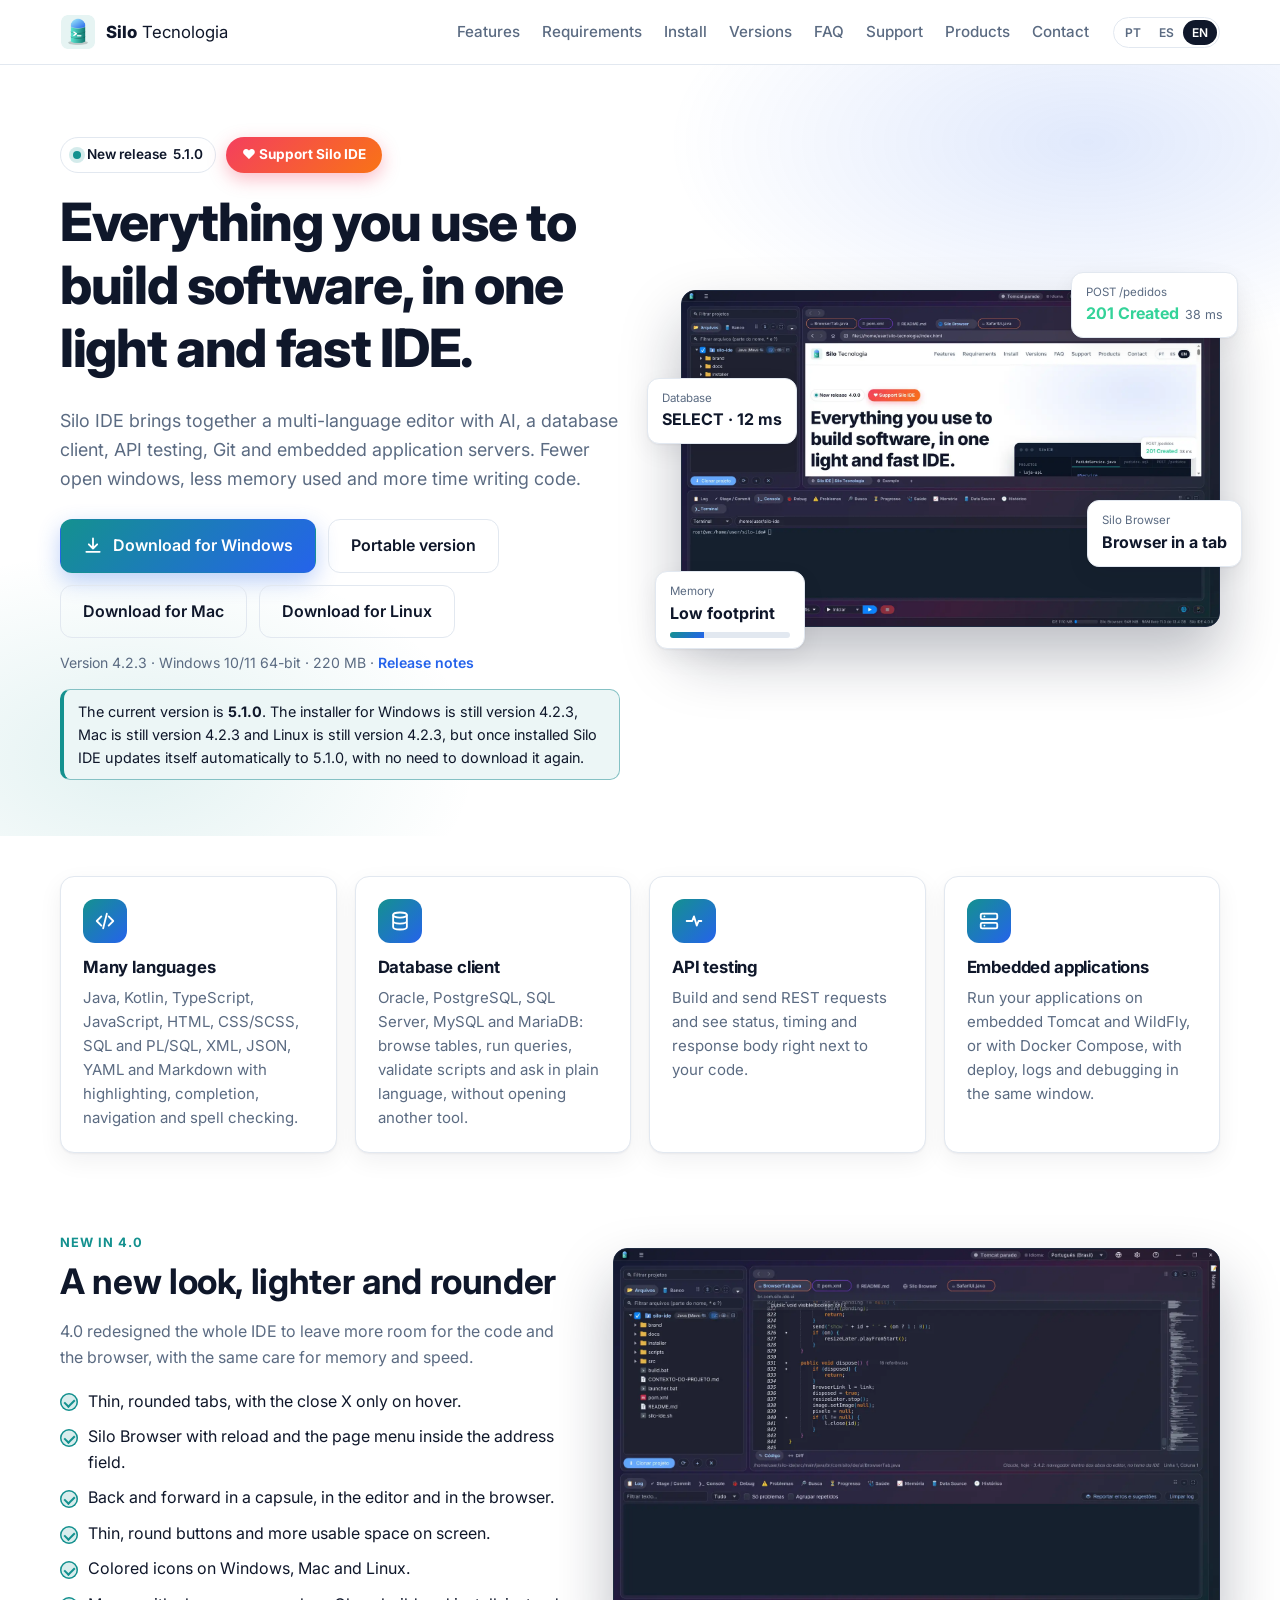
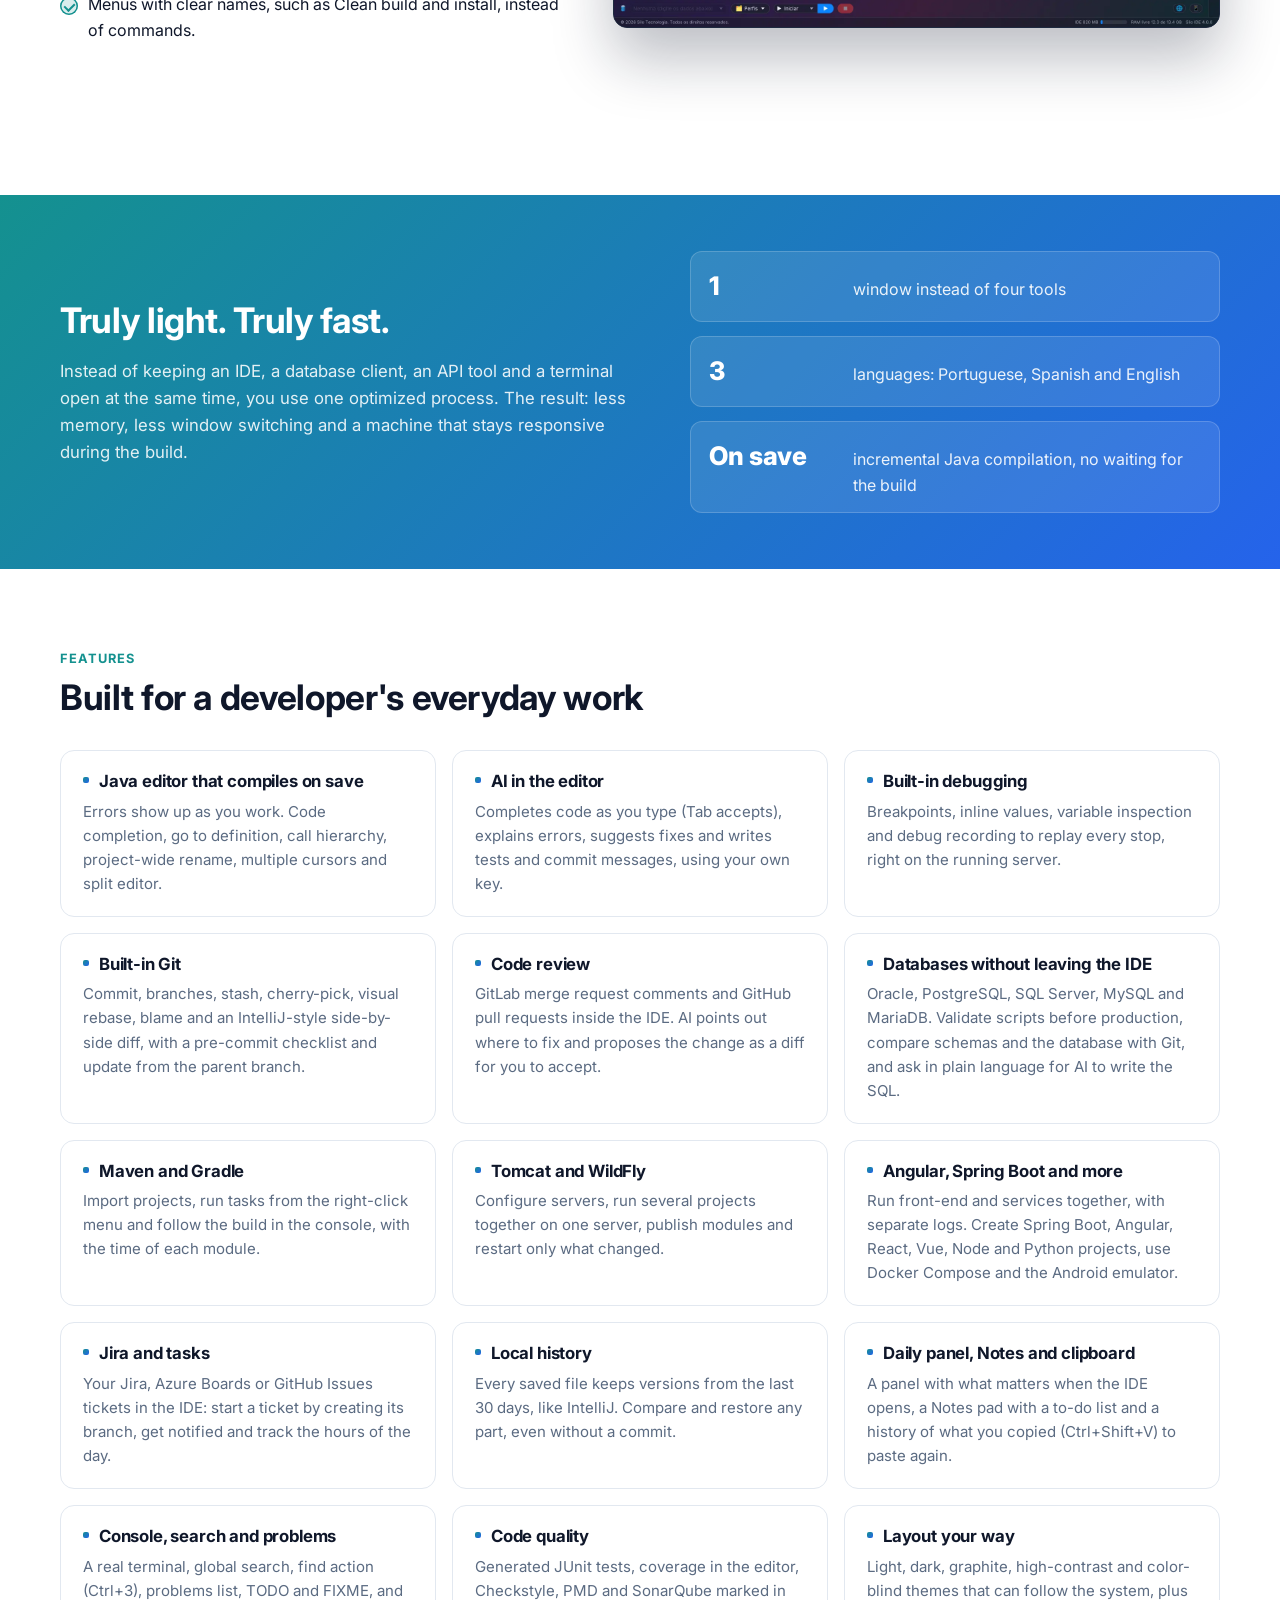
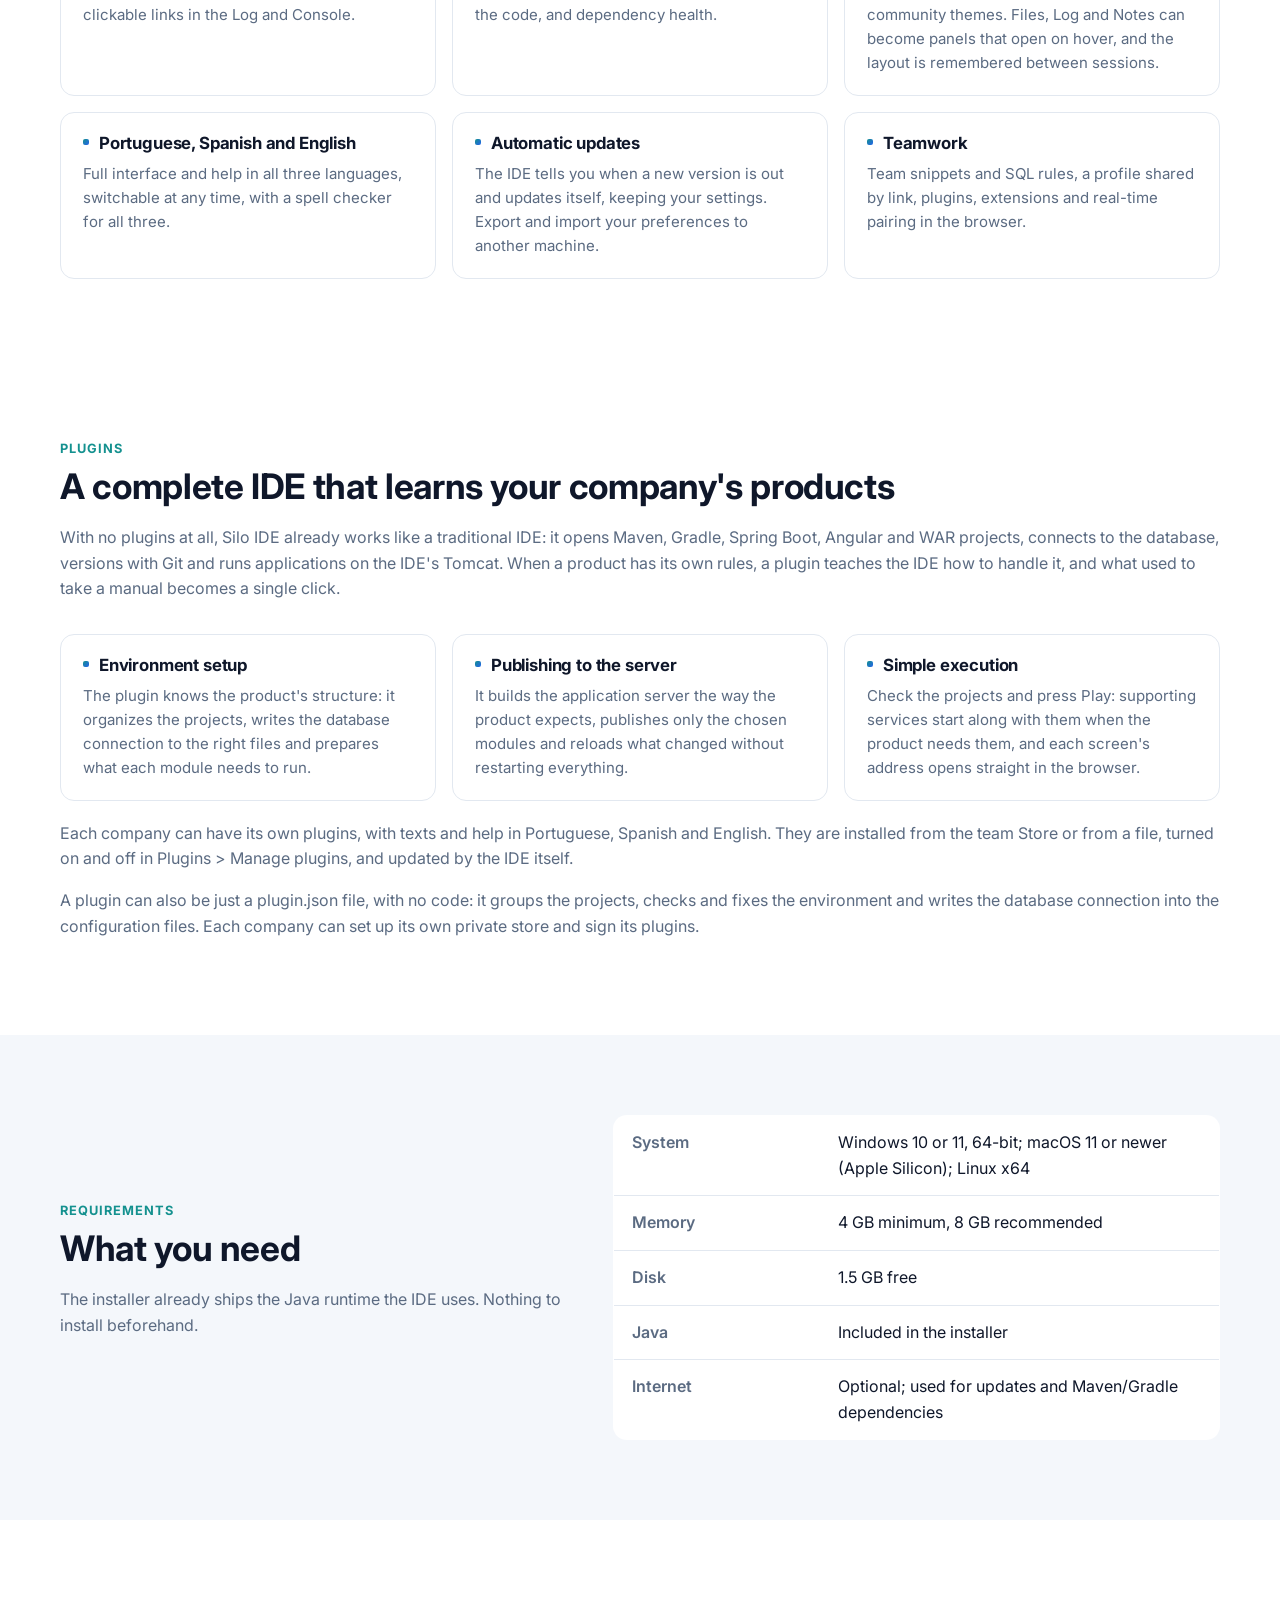
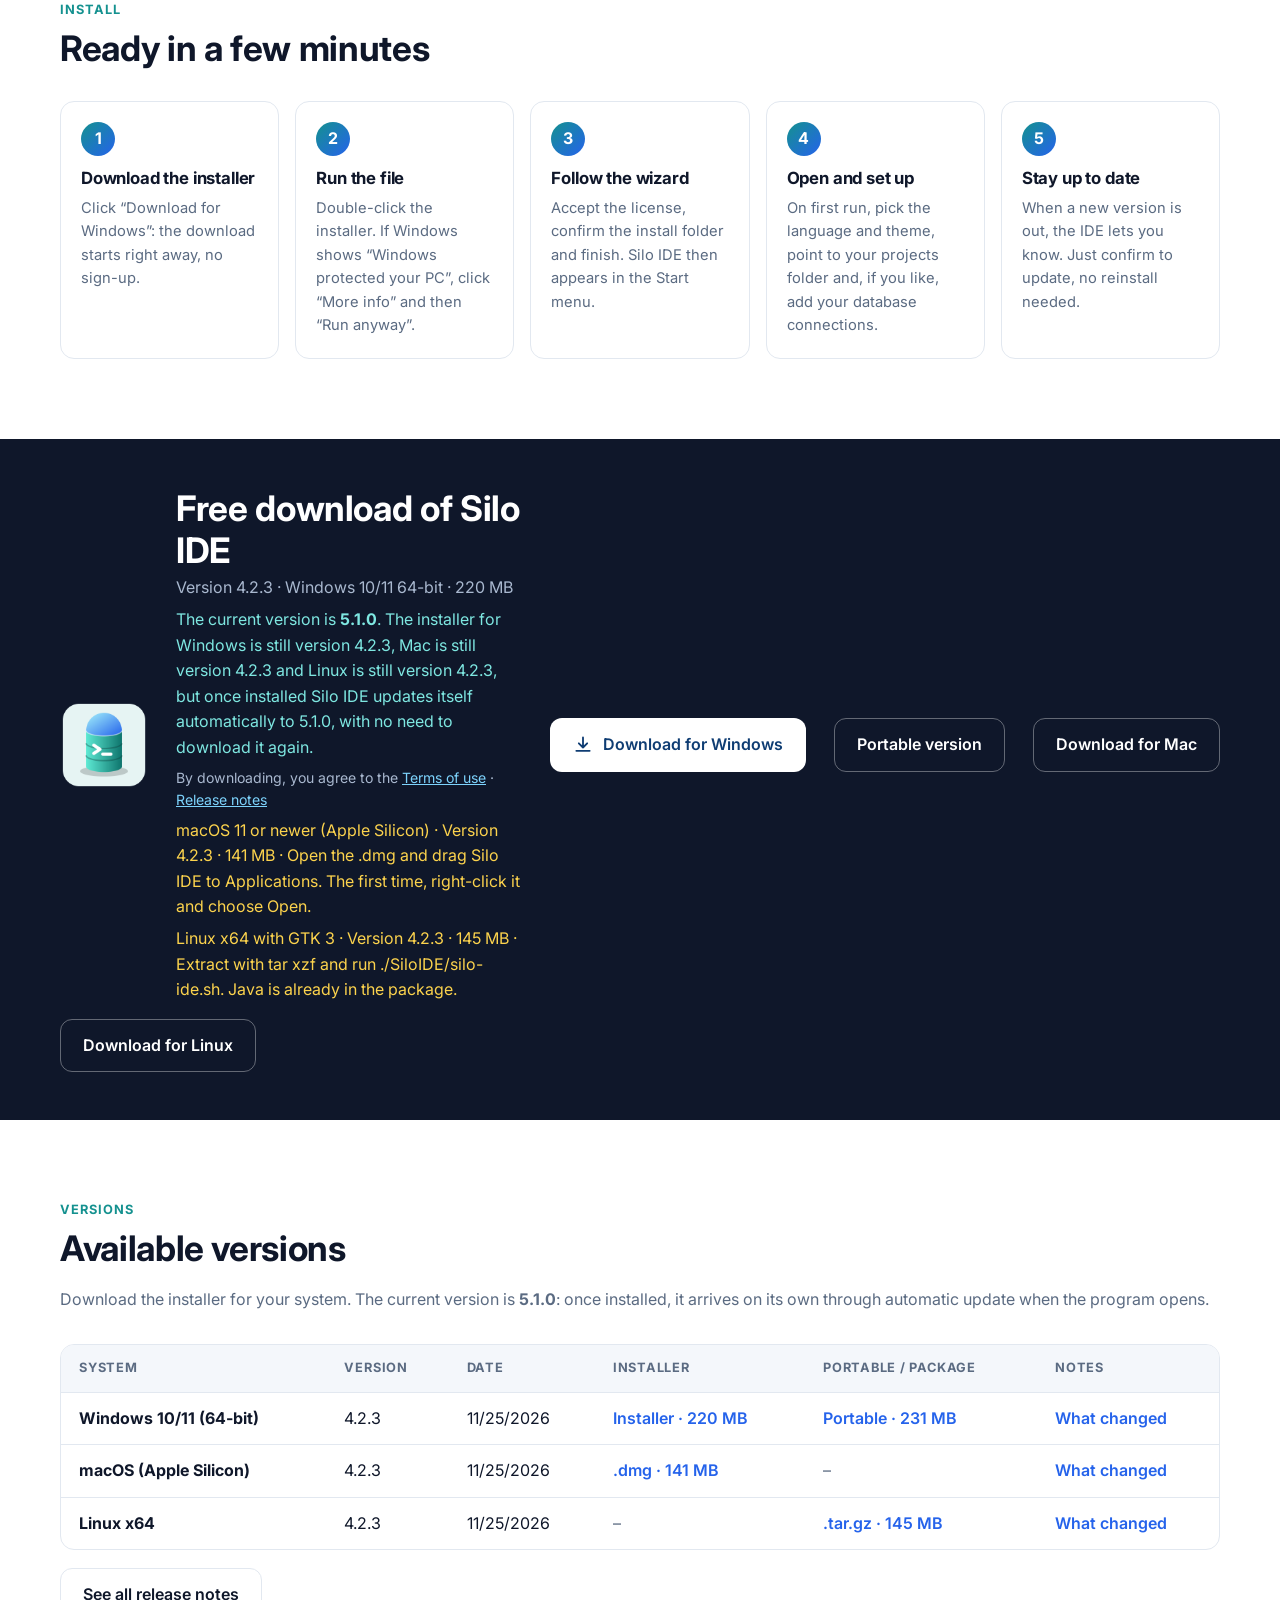
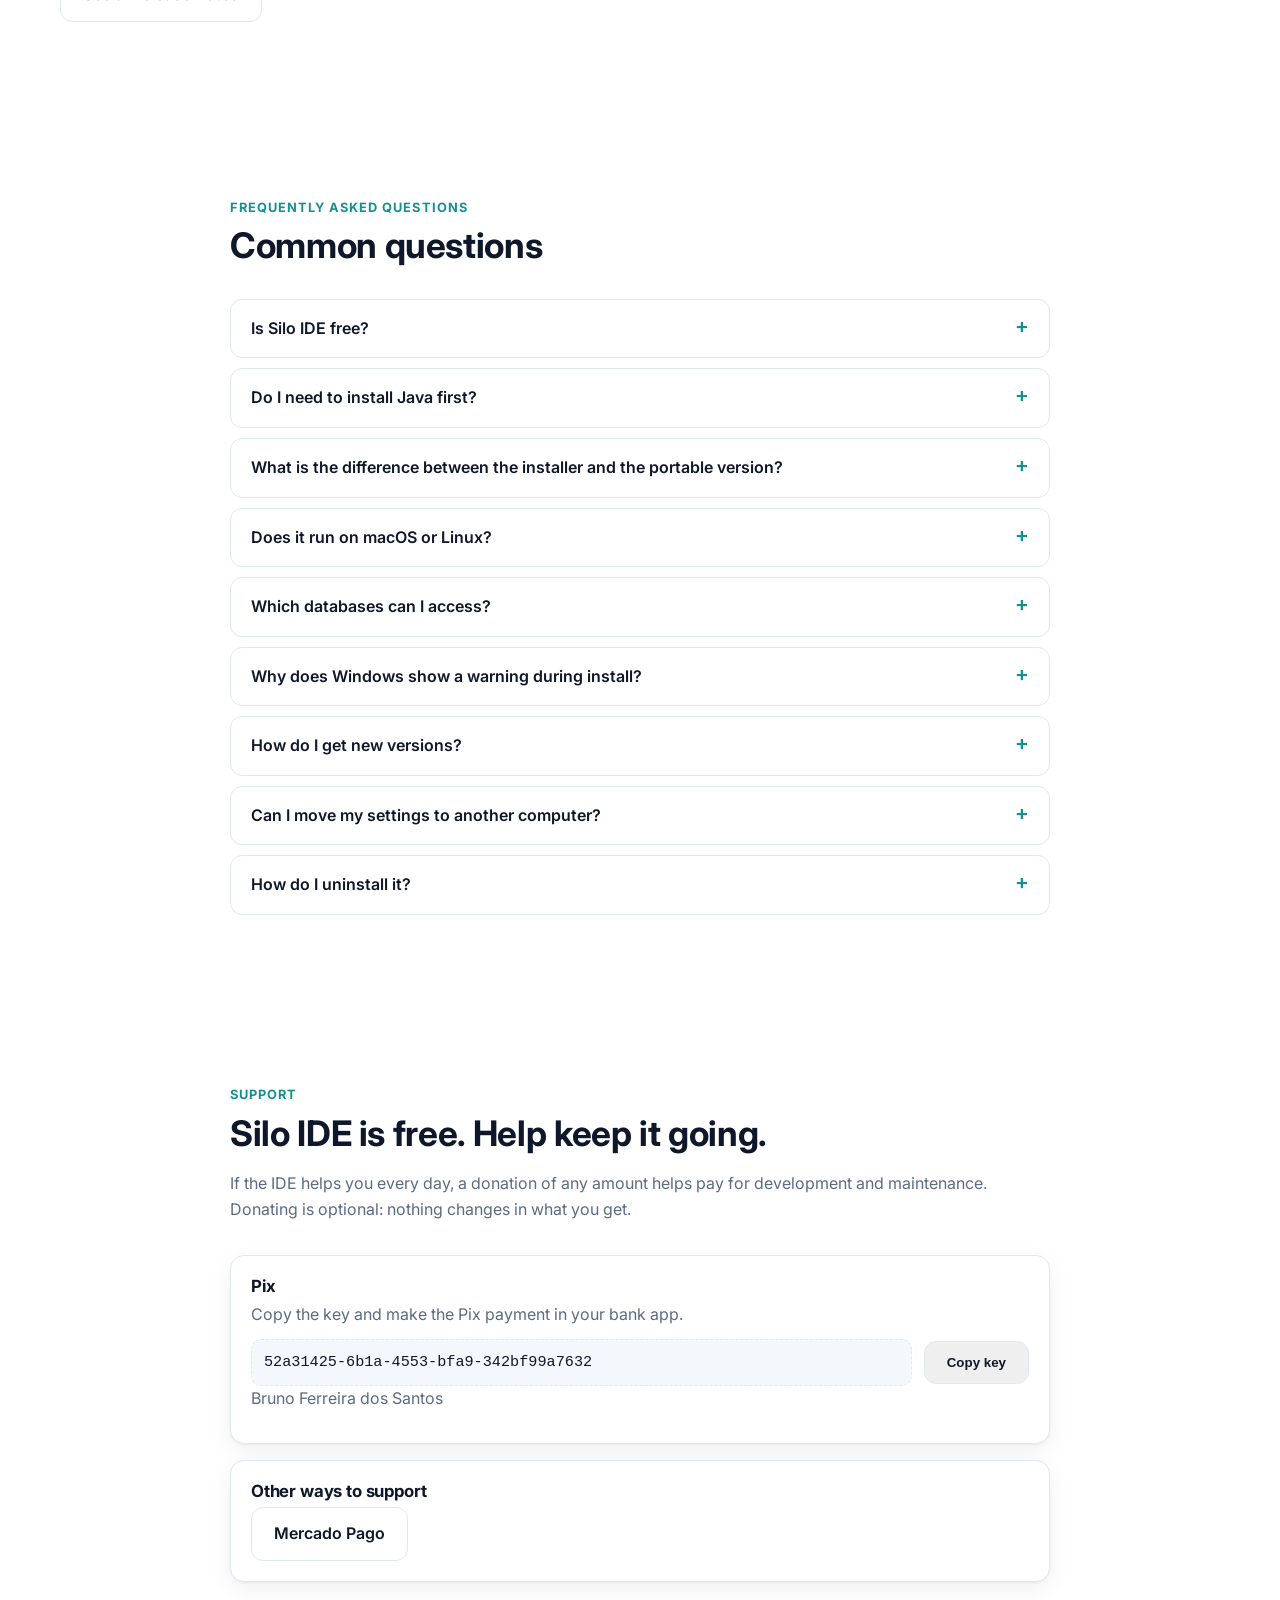
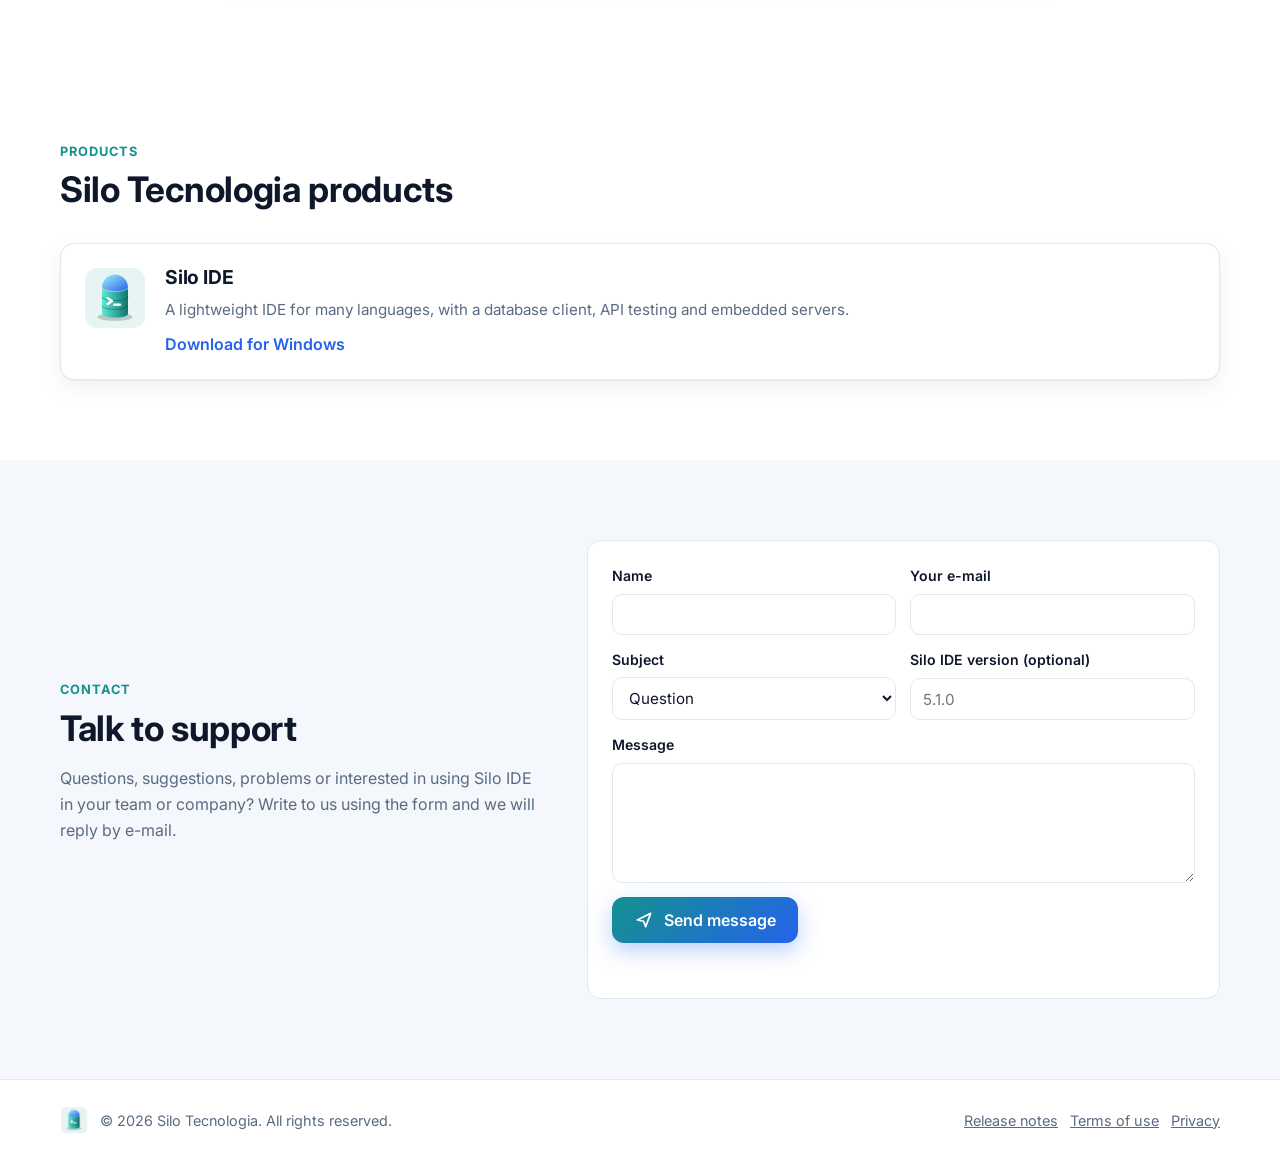
<file: index.html>
<!doctype html>
<html lang="pt-BR">
<head>
  <meta charset="utf-8">
  <meta name="viewport" content="width=device-width, initial-scale=1">
  <title>Silo IDE | Silo Tecnologia</title>
  <meta name="description" content="Silo IDE: uma única IDE leve e de alta performance para desenvolver em várias linguagens, acessar bancos de dados, testar APIs e rodar aplicações em servidores embarcados.">
  <meta property="og:title" content="Silo IDE | Silo Tecnologia">
  <meta property="og:description" content="Várias linguagens, cliente de banco de dados, testes de API e aplicações embarcadas, tudo numa única IDE leve e rápida.">
  <meta property="og:image" content="assets/assinatura.png">
  <meta name="theme-color" content="#0f172a">
  <link rel="icon" type="image/png" sizes="32x32" href="assets/favicon-32.png?v=13">
  <link rel="apple-touch-icon" href="assets/apple-touch-icon.png?v=13">
  <link rel="preconnect" href="https://fonts.googleapis.com">
  <link rel="preconnect" href="https://fonts.gstatic.com" crossorigin>
  <link href="https://fonts.googleapis.com/css2?family=Inter:wght@400;500;600;700;800&family=JetBrains+Mono:wght@400;600&display=swap" rel="stylesheet">
  <link rel="stylesheet" href="styles.css?v=5.1.0">
</head>
<body>
  <header class="topbar">
    <div class="wrap topbar-inner">
      <a class="brand" href="#inicio" aria-label="Silo Tecnologia">
        <img src="assets/marca.png?v=13" alt="" width="36" height="36">
        <span><strong>Silo</strong> Tecnologia</span>
      </a>
      <nav class="nav" id="nav">
        <a href="#recursos" data-i18n="nav.features">Recursos</a>
        <a href="#requisitos" data-i18n="nav.requirements">Requisitos</a>
        <a href="#instalacao" data-i18n="nav.install">Instalação</a>
        <a href="#versoes" data-i18n="nav.versions">Versões</a>
        <a href="#faq" data-i18n="nav.faq">Perguntas</a>
        <a class="js-donate-nav" href="#apoie" hidden data-i18n="nav.donate">Apoie</a>
        <a href="#produtos" data-i18n="nav.products">Produtos</a>
        <a href="#contato" data-i18n="nav.contact">Contato</a>
      </nav>
      <div class="topbar-actions">
        <div class="lang" role="group" aria-label="Idioma">
          <button type="button" data-lang="pt" aria-pressed="true">PT</button>
          <button type="button" data-lang="es" aria-pressed="false">ES</button>
          <button type="button" data-lang="en" aria-pressed="false">EN</button>
        </div>
        <button class="menu-btn" id="menuBtn" type="button" aria-label="Menu" aria-expanded="false">
          <span></span><span></span><span></span>
        </button>
      </div>
    </div>
  </header>

  <main id="inicio">
    <section class="hero">
      <div class="wrap hero-grid">
        <div class="hero-copy">
          <div class="hero-tags">
            <p class="eyebrow"><span class="dot"></span> <span data-i18n="hero.badge">Nova versão</span> <span class="js-latest">4.2.3</span></p>
            <a class="donate-pill js-donate-pill" href="#apoie" hidden data-i18n="dn.pill">♥ Apoie o Silo IDE</a>
          </div>
          <h1 data-i18n="hero.title">Tudo o que você usa para desenvolver, numa única IDE leve e rápida.</h1>
          <p class="lead" data-i18n="hero.lead">O Silo IDE reúne editor para várias linguagens com IA, cliente de banco de dados, testes de API, Git e servidores de aplicação embarcados. Menos janelas abertas, menos memória consumida e mais tempo escrevendo código.</p>
          <div class="cta-row">
            <a class="btn btn-primary js-download" href="#download">
              <svg viewBox="0 0 24 24" aria-hidden="true"><path d="M12 3v12m0 0l-5-5m5 5l5-5M4 19h16" fill="none" stroke="currentColor" stroke-width="2.2" stroke-linecap="round" stroke-linejoin="round"/></svg>
              <span data-i18n="cta.download">Baixar para Windows</span>
            </a>
            <a class="btn btn-ghost js-portable" href="#download" hidden data-i18n="cta.portable">Versão portátil</a>
            <a class="btn btn-ghost js-mac" href="#download" hidden data-i18n="cta.mac">Baixar para Mac</a>
            <a class="btn btn-ghost js-linux" href="#download" hidden data-i18n="cta.linux">Baixar para Linux</a>
          </div>
          <p class="meta"><span data-i18n="meta.version">Versão</span> <span class="js-version">4.2.3</span> · <span data-i18n="meta.os">Windows 10/11 de 64 bits</span> <span class="js-size-wrap">· <span class="js-size"></span></span> · <a class="meta-link" href="releases.html" data-i18n="ft.releases">Notas da versão</a></p>
          <p class="update-note update-note-hero js-update-note" hidden><span data-i18n="up.a">A versão atual é a</span> <strong class="js-latest">4.2.3</strong><span data-i18n="up.b">. O instalador para</span> <span class="js-behind">Windows</span> <span data-i18n="up.b2">ainda é o da</span> <span class="js-behind-version">3.0.0</span><span data-i18n="up.c">, mas depois de instalado o Silo IDE se atualiza sozinho para a</span> <span class="js-latest">4.2.3</span><span data-i18n="up.d">, sem precisar baixar de novo.</span></p>
        </div>

        <div class="hero-visual">
          <figure class="shot">
            <img src="assets/prints/ide-4-0-browser.webp?v=4.0.0" width="1600" height="1000" alt="Silo IDE 4.0 com o Silo Browser aberto numa aba do editor, o terminal embaixo e o visual novo" data-i18n-alt="hero.shot">
          </figure>
          <div class="float-card api" aria-hidden="true"><small>POST /pedidos</small><strong class="ok">201 Created</strong><em>38 ms</em></div>
          <div class="float-card db" aria-hidden="true"><small data-i18n="hero.db">Banco de dados</small><strong>SELECT · 12 ms</strong></div>
          <div class="float-card web" aria-hidden="true"><small>Silo Browser</small><strong data-i18n="hero.webv">Navegador na aba</strong></div>
          <div class="float-card mem" aria-hidden="true"><small data-i18n="hero.mem">Memória</small><strong data-i18n="hero.memv">Baixo consumo</strong><div class="bar"><span></span></div></div>
        </div>
      </div>
    </section>

    <section class="pillars wrap" aria-label="Pilares">
      <article class="pillar">
        <div class="ico"><svg viewBox="0 0 24 24"><path d="M8 7l-5 5 5 5M16 7l5 5-5 5M14 4l-4 16"/></svg></div>
        <h3 data-i18n="p1.t">Várias linguagens</h3>
        <p data-i18n="p1.d">Java, Kotlin, TypeScript, JavaScript, HTML, CSS/SCSS, SQL e PL/SQL, XML, JSON, YAML e Markdown com realce, autocompletar, navegação e corretor ortográfico.</p>
      </article>
      <article class="pillar">
        <div class="ico"><svg viewBox="0 0 24 24"><ellipse cx="12" cy="5.5" rx="7.5" ry="2.8"/><path d="M4.5 5.5v13c0 1.6 3.4 2.8 7.5 2.8s7.5-1.2 7.5-2.8v-13M4.5 12c0 1.6 3.4 2.8 7.5 2.8s7.5-1.2 7.5-2.8"/></svg></div>
        <h3 data-i18n="p2.t">Cliente de banco de dados</h3>
        <p data-i18n="p2.d">Oracle, PostgreSQL, SQL Server, MySQL e MariaDB: navegue por tabelas, rode consultas, valide scripts e pergunte em português, sem abrir outra ferramenta.</p>
      </article>
      <article class="pillar">
        <div class="ico"><svg viewBox="0 0 24 24"><path d="M4 12h6l2-5 3 10 2-5h3"/></svg></div>
        <h3 data-i18n="p3.t">Testes de API</h3>
        <p data-i18n="p3.d">Monte e envie requisições REST e veja status, tempo e corpo da resposta lado a lado com o código.</p>
      </article>
      <article class="pillar">
        <div class="ico"><svg viewBox="0 0 24 24"><rect x="3" y="4" width="18" height="6" rx="1.5"/><rect x="3" y="14" width="18" height="6" rx="1.5"/><path d="M7 7h.01M7 17h.01"/></svg></div>
        <h3 data-i18n="p4.t">Aplicações embarcadas</h3>
        <p data-i18n="p4.d">Suba suas aplicações em Tomcat e WildFly embarcados, ou com Docker Compose, com deploy, logs e depuração na mesma janela.</p>
      </article>
    </section>

    <section id="visual" class="section wrap">
      <div class="two-col visual-col">
        <div>
          <p class="kicker" data-i18n="vis.k">Novo na 4.0</p>
          <h2 data-i18n="vis.t">Um visual novo, mais leve e arredondado</h2>
          <p class="muted" data-i18n="vis.d">A 4.0 redesenhou a IDE inteira para sobrar mais espaço para o código e para o navegador, com o mesmo cuidado com memória e velocidade.</p>
          <ul class="checks">
            <li data-i18n="vis.l1">Abas finas e arredondadas, com o X de fechar só ao passar o mouse.</li>
            <li data-i18n="vis.l2">Silo Browser com recarregar e menu da página dentro do campo de endereço.</li>
            <li data-i18n="vis.l3">Voltar e avançar numa cápsula, no editor e no navegador.</li>
            <li data-i18n="vis.l4">Botões finos e redondos e mais espaço útil na tela.</li>
            <li data-i18n="vis.l5">Ícones coloridos no Windows, no Mac e no Linux.</li>
            <li data-i18n="vis.l6">Menus com nomes claros, como Compilar e instalar do zero, no lugar dos comandos.</li>
          </ul>
        </div>
        <figure class="shot">
          <img src="assets/prints/ide-4-0-editor.webp?v=4.0.0" width="1600" height="1000" loading="lazy" alt="Editor do Silo IDE 4.0 com abas arredondadas, a árvore de arquivos e o minimapa" data-i18n-alt="vis.shot">
        </figure>
      </div>
    </section>

    <section class="perf">
      <div class="wrap perf-grid">
        <div>
          <h2 data-i18n="perf.t">Leve de verdade. Rápido de verdade.</h2>
          <p data-i18n="perf.d">Em vez de manter uma IDE, um cliente de banco, uma ferramenta de API e um terminal abertos ao mesmo tempo, você usa um único processo otimizado. O resultado é menos memória, menos troca de janelas e uma máquina que continua responsiva durante o build.</p>
        </div>
        <ul class="stats">
          <li><strong>1</strong><span data-i18n="perf.s1">janela no lugar de quatro ferramentas</span></li>
          <li><strong>3</strong><span data-i18n="perf.s2">idiomas: português, espanhol e inglês</span></li>
          <li><strong data-i18n="perf.s3v">Ao salvar</strong><span data-i18n="perf.s3">compilação Java incremental, sem esperar o build</span></li>
        </ul>
      </div>
    </section>

    <section id="recursos" class="section wrap">
      <header class="section-head">
        <p class="kicker" data-i18n="feat.k">Recursos</p>
        <h2 data-i18n="feat.t">Feito para o dia a dia de quem desenvolve</h2>
      </header>
      <div class="grid">
        <div class="card"><h3 data-i18n="f1.t">Editor Java com compilação ao salvar</h3><p data-i18n="f1.d">Erros aparecem enquanto você trabalha. Autocompletar, ir para definição, hierarquia de chamadas, renomear em todo o projeto, vários cursores e editor dividido.</p></div>
        <div class="card"><h3 data-i18n="f2.t">IA no editor</h3><p data-i18n="f2.d">Completa o código enquanto você digita (Tab aceita), explica erros, sugere correções e gera testes e mensagens de commit, com a sua própria chave.</p></div>
        <div class="card"><h3 data-i18n="f3.t">Depuração integrada</h3><p data-i18n="f3.d">Pontos de parada, valores na linha, inspeção de variáveis e gravação da depuração para rever cada parada, direto no servidor que está rodando.</p></div>
        <div class="card"><h3 data-i18n="f4.t">Git integrado</h3><p data-i18n="f4.d">Commit, branches, stash, cherry-pick, rebase visual, blame e diff lado a lado no estilo IntelliJ, com checklist antes do commit e atualização a partir da branch pai.</p></div>
        <div class="card"><h3 data-i18n="f5.t">Revisão de código</h3><p data-i18n="f5.d">Comentários de merge request do GitLab e pull requests do GitHub dentro da IDE. A IA aponta onde corrigir e propõe a correção em diff para você aceitar.</p></div>
        <div class="card"><h3 data-i18n="f6.t">Banco de dados sem sair da IDE</h3><p data-i18n="f6.d">Oracle, PostgreSQL, SQL Server, MySQL e MariaDB. Valide scripts antes da produção, compare esquemas e o banco com o Git, e pergunte em português para a IA montar o SQL.</p></div>
        <div class="card"><h3 data-i18n="f7.t">Maven e Gradle</h3><p data-i18n="f7.d">Importe projetos, rode tarefas pelo botão direito e acompanhe o build no console, com o tempo de cada módulo.</p></div>
        <div class="card"><h3 data-i18n="f8.t">Tomcat e WildFly</h3><p data-i18n="f8.d">Configure servidores, suba vários projetos juntos em um só servidor, publique módulos e reinicie apenas o que mudou.</p></div>
        <div class="card"><h3 data-i18n="f9.t">Angular, Spring Boot e mais</h3><p data-i18n="f9.d">Suba front-end e serviços juntos, com logs separados. Crie projetos Spring Boot, Angular, React, Vue, Node e Python, use Docker Compose e o emulador Android.</p></div>
        <div class="card"><h3 data-i18n="f10.t">Jira e tarefas</h3><p data-i18n="f10.d">Seus tickets do Jira, Azure Boards ou GitHub Issues na IDE: comece um ticket criando a branch, receba avisos e acompanhe as horas do dia.</p></div>
        <div class="card"><h3 data-i18n="f11.t">Histórico local</h3><p data-i18n="f11.d">Cada arquivo salvo guarda versões dos últimos 30 dias, como no IntelliJ. Compare e recupere qualquer trecho, mesmo sem commit.</p></div>
        <div class="card"><h3 data-i18n="f12.t">Painel do dia, Notas e área de transferência</h3><p data-i18n="f12.d">Painel com o que importa ao abrir a IDE, bloco de Notas com lista de tarefas e histórico do que você copiou (Ctrl+Shift+V) para colar de novo.</p></div>
        <div class="card"><h3 data-i18n="f13.t">Console, busca e problemas</h3><p data-i18n="f13.d">Terminal de verdade, busca global, buscar ação (Ctrl+3), lista de problemas, TODO e FIXME e links clicáveis no Log e no Console.</p></div>
        <div class="card"><h3 data-i18n="f14.t">Qualidade de código</h3><p data-i18n="f14.d">Testes JUnit gerados, cobertura no editor, Checkstyle, PMD e SonarQube marcados no código e saúde das dependências.</p></div>
        <div class="card"><h3 data-i18n="f15.t">Layout do seu jeito</h3><p data-i18n="f15.d">Temas claro, escuro, grafite, alto contraste e para daltonismo, que podem seguir o sistema, além de temas da comunidade. Arquivos, Log e Notas podem virar painéis que abrem ao passar o mouse, e o layout é lembrado entre sessões.</p></div>
        <div class="card"><h3 data-i18n="f16.t">Português, espanhol e inglês</h3><p data-i18n="f16.d">Interface e ajuda completas nos três idiomas, trocados a qualquer momento, com corretor ortográfico nos três.</p></div>
        <div class="card"><h3 data-i18n="f17.t">Atualização automática</h3><p data-i18n="f17.d">A IDE avisa quando há versão nova e se atualiza sozinha, mantendo suas configurações. Exporte e importe as preferências para outra máquina.</p></div>
        <div class="card"><h3 data-i18n="f18.t">Trabalho em equipe</h3><p data-i18n="f18.d">Snippets e regras de SQL da equipe, perfil compartilhado por link, plugins, extensões e pareamento em tempo real pelo navegador.</p></div>
      </div>
    </section>

    <section id="plugins" class="section wrap">
      <header class="section-head">
        <p class="kicker" data-i18n="pl.k">Plugins</p>
        <h2 data-i18n="pl.t">Uma IDE completa, que aprende os produtos da sua empresa</h2>
        <p class="muted" data-i18n="pl.d">Sem nenhum plugin, o Silo IDE já trabalha como uma IDE tradicional: abre projetos Maven, Gradle, Spring Boot, Angular e WAR, conecta no banco, versiona com Git e sobe as aplicações no Tomcat da IDE. Quando um produto tem regras próprias, um plugin ensina a IDE a lidar com ele, e o que antes exigia um manual passa a ser um clique.</p>
      </header>
      <div class="grid">
        <div class="card"><h3 data-i18n="pl1.t">Configuração do ambiente</h3><p data-i18n="pl1.d">O plugin conhece a estrutura do produto: organiza os projetos, grava a conexão do banco nos arquivos certos e prepara o que cada módulo precisa para rodar.</p></div>
        <div class="card"><h3 data-i18n="pl2.t">Publicação no servidor</h3><p data-i18n="pl2.d">Monta o servidor de aplicação do jeito que o produto espera, publica só os módulos escolhidos e recarrega o que mudou sem reiniciar tudo.</p></div>
        <div class="card"><h3 data-i18n="pl3.t">Execução simples</h3><p data-i18n="pl3.d">Marque os projetos e dê Play: os serviços de apoio sobem junto quando o produto precisa, e o endereço de cada tela abre direto no navegador.</p></div>
      </div>
      <p class="muted" data-i18n="pl.f">Cada empresa pode ter os seus plugins, com textos e ajuda em português, espanhol e inglês. Eles são instalados pela Loja da equipe ou por arquivo, ligados e desligados em Plugins > Gerenciar plugins, e se atualizam pela própria IDE.</p>
      <p class="muted" data-i18n="pl.s">Um plugin também pode ser só um arquivo plugin.json, sem programar: ele agrupa os projetos, confere e corrige o ambiente e grava a conexão do banco nos arquivos de configuração. Cada empresa pode montar a própria loja, privada, e assinar os seus plugins.</p>
    </section>

    <section id="requisitos" class="section alt">
      <div class="wrap two-col">
        <div>
          <p class="kicker" data-i18n="req.k">Requisitos</p>
          <h2 data-i18n="req.t">O que você precisa</h2>
          <p class="muted" data-i18n="req.d">O instalador já traz o ambiente Java que a IDE usa. Você não precisa instalar nada antes.</p>
        </div>
        <table class="req">
          <tbody>
            <tr><th data-i18n="req.os">Sistema</th><td data-i18n="req.osv">Windows 10 ou 11, 64 bits; macOS 11 ou mais novo (Apple Silicon); Linux x64</td></tr>
            <tr><th data-i18n="req.ram">Memória</th><td data-i18n="req.ramv">4 GB mínimo, 8 GB recomendado</td></tr>
            <tr><th data-i18n="req.disk">Disco</th><td data-i18n="req.diskv">1,5 GB livres</td></tr>
            <tr><th data-i18n="req.java">Java</th><td data-i18n="req.javav">Incluído no instalador</td></tr>
            <tr><th data-i18n="req.net">Internet</th><td data-i18n="req.netv">Opcional; usada para atualizações e dependências Maven/Gradle</td></tr>
          </tbody>
        </table>
      </div>
    </section>

    <section id="instalacao" class="section wrap">
      <header class="section-head">
        <p class="kicker" data-i18n="ins.k">Instalação</p>
        <h2 data-i18n="ins.t">Pronto em poucos minutos</h2>
      </header>
      <ol class="steps">
        <li><h3 data-i18n="s1.t">Baixe o instalador</h3><p data-i18n="s1.d">Clique em “Baixar para Windows”: o download começa na hora, sem cadastro.</p></li>
        <li><h3 data-i18n="s2.t">Execute o arquivo</h3><p data-i18n="s2.d">Dê dois cliques no instalador. Se o Windows exibir “O Windows protegeu o computador”, clique em “Mais informações” e depois em “Executar assim mesmo”.</p></li>
        <li><h3 data-i18n="s3.t">Siga o assistente</h3><p data-i18n="s3.d">Aceite a licença, confirme a pasta de instalação e conclua. Ao final, o Silo IDE aparece no menu Iniciar.</p></li>
        <li><h3 data-i18n="s4.t">Abra e configure</h3><p data-i18n="s4.d">Na primeira execução, escolha o idioma e o tema, informe a pasta dos seus projetos e, se quiser, cadastre suas conexões de banco.</p></li>
        <li><h3 data-i18n="s5.t">Mantenha atualizado</h3><p data-i18n="s5.d">Quando sair uma versão nova, a IDE avisa. Basta confirmar para atualizar, sem reinstalar.</p></li>
      </ol>
    </section>

    <section id="download" class="download">
      <div class="wrap download-inner">
        <img src="assets/marca.png?v=13" alt="" width="88" height="88">
        <div>
          <h2 data-i18n="dl.t">Download gratuito do Silo IDE</h2>
          <p><span data-i18n="meta.version">Versão</span> <span class="js-version">4.2.3</span> · <span data-i18n="meta.os">Windows 10/11 de 64 bits</span> <span class="js-size-wrap">· <span class="js-size"></span></span></p>
          <p class="update-note js-update-note" hidden><span data-i18n="up.a">A versão atual é a</span> <strong class="js-latest">4.2.3</strong><span data-i18n="up.b">. O instalador para</span> <span class="js-behind">Windows</span> <span data-i18n="up.b2">ainda é o da</span> <span class="js-behind-version">3.0.0</span><span data-i18n="up.c">, mas depois de instalado o Silo IDE se atualiza sozinho para a</span> <span class="js-latest">4.2.3</span><span data-i18n="up.d">, sem precisar baixar de novo.</span></p>
          <p class="terms-note"><span data-i18n="dl.terms">Ao baixar, você concorda com os</span> <a href="termos.html" data-i18n="ft.terms">Termos de uso</a> · <a href="releases.html" data-i18n="ft.releases">Notas da versão</a></p>
          <p class="note js-dl-note" hidden data-i18n="dl.soon">O link de download será liberado em breve.</p>
          <p class="note js-mac-info" hidden><span data-i18n="mac.label">macOS 11 ou mais novo (Apple Silicon)</span> · <span data-i18n="meta.version">Versão</span> <span class="js-mac-version"></span><span class="js-mac-size-wrap"> · <span class="js-mac-size"></span></span> · <span data-i18n="mac.how">Abra o .dmg e arraste o Silo IDE para Aplicativos. Na primeira vez, clique com o botão direito e escolha Abrir.</span></p>
          <p class="note js-linux-info" hidden><span data-i18n="linux.label">Linux x64 com GTK 3</span> · <span data-i18n="meta.version">Versão</span> <span class="js-linux-version"></span><span class="js-linux-size-wrap"> · <span class="js-linux-size"></span></span> · <span data-i18n="linux.how">Extraia com tar xzf e rode ./SiloIDE/silo-ide.sh. O Java já vai no pacote.</span></p>
        </div>
        <a class="btn btn-light js-download" href="#download">
          <svg viewBox="0 0 24 24" aria-hidden="true"><path d="M12 3v12m0 0l-5-5m5 5l5-5M4 19h16" fill="none" stroke="currentColor" stroke-width="2.2" stroke-linecap="round" stroke-linejoin="round"/></svg>
          <span data-i18n="cta.download">Baixar para Windows</span>
        </a>
        <a class="btn btn-outline-light js-portable" href="#download" hidden data-i18n="cta.portable">Versão portátil</a>
        <a class="btn btn-outline-light js-mac" href="#download" hidden data-i18n="cta.mac">Baixar para Mac</a>
        <a class="btn btn-outline-light js-linux" href="#download" hidden data-i18n="cta.linux">Baixar para Linux</a>
      </div>
    </section>

    <section id="versoes" class="section wrap">
      <header class="section-head">
        <p class="kicker" data-i18n="vs.k">Versões</p>
        <h2 data-i18n="vs.t">Versões disponíveis</h2>
        <p class="muted"><span data-i18n="vs.d">Baixe o instalador do seu sistema. A versão atual é a</span> <strong class="js-latest">4.2.3</strong><span data-i18n="vs.d2">: depois de instalada, ela chega sozinha pela atualização automática, ao abrir o programa.</span></p>
      </header>
      <div class="table-scroll">
        <table class="versions">
          <thead>
            <tr>
              <th scope="col" data-i18n="vs.h0">Sistema</th>
              <th scope="col" data-i18n="vs.h1">Versão</th>
              <th scope="col" data-i18n="vs.h2">Data</th>
              <th scope="col" data-i18n="vs.h3">Instalador</th>
              <th scope="col" data-i18n="vs.h4">Portátil / pacote</th>
              <th scope="col" data-i18n="vs.h5">Notas</th>
            </tr>
          </thead>
          <tbody id="versionsBody"></tbody>
        </table>
      </div>
      <p class="versions-more"><a class="btn btn-ghost" href="releases.html" data-i18n="vs.all">Ver todas as notas da versão</a></p>
    </section>

    <section id="faq" class="section wrap narrow">
      <header class="section-head">
        <p class="kicker" data-i18n="faq.k">Perguntas frequentes</p>
        <h2 data-i18n="faq.t">Dúvidas comuns</h2>
      </header>
      <details><summary data-i18n="q1">O Silo IDE é gratuito?</summary><p data-i18n="a1">Sim. O download e o uso são gratuitos, inclusive em empresas, sem cadastro. Se quiser, você pode apoiar o projeto com uma doação, que é opcional.</p></details>
      <details><summary data-i18n="q2">Preciso instalar o Java antes?</summary><p data-i18n="a2">Não. O ambiente Java da IDE já vem no instalador. Para compilar seus projetos, você aponta nas configurações o JDK que cada projeto usa.</p></details>
      <details><summary data-i18n="q9">Qual a diferença entre o instalador e a versão portátil?</summary><p data-i18n="a9">O instalador coloca o Silo IDE no menu Iniciar e é o caminho recomendado. A versão portátil vem em uma pasta pronta para usar: basta extrair e abrir, sem instalar, ideal para máquinas sem permissão de administrador.</p></details>
      <details><summary data-i18n="q3">Funciona em macOS ou Linux?</summary><p data-i18n="a3">Funciona em macOS 11 ou mais novo, em Macs com chip Apple (M1 ou superior), pelo botão “Baixar para Mac”, e em Linux x64, pelo botão “Baixar para Linux” (pacote .tar.gz). Para Linux ARM ainda não há pacote.</p></details>
      <details><summary data-i18n="q4">Quais bancos de dados posso acessar?</summary><p data-i18n="a4">Oracle, PostgreSQL, SQL Server, MySQL e MariaDB. A IDE baixa o driver JDBC quando falta. Você cadastra as conexões uma vez e alterna entre elas pela aba Banco.</p></details>
      <details><summary data-i18n="q5">Por que o Windows mostra um aviso ao instalar?</summary><p data-i18n="a5">O SmartScreen avisa sobre programas recém-lançados que ainda têm poucos downloads. Baixe sempre por este site, clique em “Mais informações” e em “Executar assim mesmo”.</p></details>
      <details><summary data-i18n="q6">Como recebo novas versões?</summary><p data-i18n="a6">A atualização é automática: a IDE verifica ao iniciar e oferece a nova versão. Suas configurações e projetos são mantidos.</p></details>
      <details><summary data-i18n="q7">Posso levar minhas configurações para outro computador?</summary><p data-i18n="a7">Sim. Use exportar configurações na máquina atual e importar na nova.</p></details>
      <details><summary data-i18n="q8">Como faço para desinstalar?</summary><p data-i18n="a8">No Windows, em Configurações › Aplicativos, como qualquer outro programa (na versão portátil, basta apagar a pasta). No Mac, arraste o Silo IDE de Aplicativos para o Lixo. No Linux, apague a pasta extraída.</p></details>
    </section>

    <section id="apoie" class="section wrap narrow" hidden>
      <header class="section-head">
        <p class="kicker" data-i18n="dn.k">Apoie</p>
        <h2 data-i18n="dn.t">O Silo IDE é gratuito. Ajude a mantê-lo.</h2>
        <p class="muted" data-i18n="dn.d">Se a IDE ajuda no seu dia a dia, uma doação de qualquer valor ajuda a pagar o desenvolvimento e a manutenção. Doar é opcional: nada muda no que você recebe.</p>
      </header>
      <div class="donate-grid">
        <div class="donate-card js-donate-pix" hidden>
          <h3>Pix</h3>
          <p class="muted" data-i18n="dn.pix">Copie a chave e faça o Pix no aplicativo do seu banco.</p>
          <div class="pix-row">
            <code class="js-pix-key"></code>
            <button class="btn btn-ghost js-pix-copy" type="button"><span data-i18n="dn.copy">Copiar chave</span></button>
          </div>
          <p class="muted js-pix-holder" hidden></p>
        </div>
        <div class="donate-card js-donate-others" hidden>
          <h3 data-i18n="dn.other">Outras formas de apoiar</h3>
          <div class="donate-links js-donate-links"></div>
        </div>
      </div>
    </section>


    <section id="produtos" class="section wrap">
      <header class="section-head">
        <p class="kicker" data-i18n="pr.k">Produtos</p>
        <h2 data-i18n="pr.t">Produtos da Silo Tecnologia</h2>
      </header>
      <div class="products">
        <article class="product">
          <img src="assets/marca.png?v=13" alt="" width="64" height="64">
          <div>
            <h3>Silo IDE</h3>
            <p data-i18n="pr.ide">IDE leve para desenvolver em várias linguagens, com cliente de banco de dados, testes de API e servidores embarcados.</p>
            <a class="product-link" href="#download" data-i18n="cta.download">Baixar para Windows</a>
          </div>
        </article>
      </div>
    </section>

    <section id="contato" class="section alt">
      <div class="wrap contact">
        <div>
          <p class="kicker" data-i18n="ct.k">Contato</p>
          <h2 data-i18n="ct.t">Fale com o suporte</h2>
          <p class="muted" data-i18n="ct.d">Dúvidas, sugestões, problemas ou interesse em usar o Silo IDE na sua equipe ou empresa? Escreva pelo formulário e responderemos no seu e-mail.</p>
        </div>
        <form class="contact-box support-form" id="supportForm" novalidate>
          <input type="checkbox" name="botcheck" class="hp" tabindex="-1" autocomplete="off" aria-hidden="true">
          <div class="row2">
            <label><span data-i18n="fm.name">Nome</span><input name="nome" required maxlength="120" autocomplete="name"></label>
            <label><span data-i18n="fm.email">Seu e-mail</span><input name="email" type="email" required maxlength="160" autocomplete="email"></label>
          </div>
          <div class="row2">
            <label><span data-i18n="fm.topic">Assunto</span>
              <select name="assunto" required>
                <option value="Dúvida" data-i18n="fm.t1">Dúvida</option>
                <option value="Problema na IDE" data-i18n="fm.t2">Problema na IDE</option>
                <option value="Instalação" data-i18n="fm.t3">Instalação</option>
                <option value="Uso em equipe ou empresa" data-i18n="fm.t4">Uso em equipe ou empresa</option>
                <option value="Sugestão" data-i18n="fm.t5">Sugestão</option>
              </select>
            </label>
            <label><span data-i18n="fm.version">Versão do Silo IDE (opcional)</span><input name="versao" maxlength="40" placeholder="4.2.3"></label>
          </div>
          <label><span data-i18n="fm.msg">Mensagem</span><textarea name="mensagem" rows="5" required maxlength="5000"></textarea></label>
          <button class="btn btn-primary" type="submit">
            <svg viewBox="0 0 24 24" aria-hidden="true"><path d="M4 12l16-8-6 16-2.5-6.5L4 12z" fill="none" stroke="currentColor" stroke-width="2" stroke-linejoin="round"/></svg>
            <span data-i18n="fm.send">Enviar mensagem</span>
          </button>
          <p class="form-status" role="status" aria-live="polite"></p>
          <p class="muted small js-support-soon" hidden data-i18n="ct.soon">Formulário de suporte em breve. Enquanto isso, a ajuda completa está dentro da IDE, no menu Ajuda.</p>
        </form>
      </div>
    </section>

  </main>

  <footer class="footer">
    <div class="wrap footer-inner">
      <img src="assets/marca.png?v=13" alt="" width="28" height="28">
      <span>© <span class="js-year">2026</span> Silo Tecnologia. <span data-i18n="ft.rights">Todos os direitos reservados.</span></span>
      <a class="footer-link" href="releases.html" data-i18n="ft.releases">Notas da versão</a>
      <a class="footer-link2" href="termos.html" data-i18n="ft.terms">Termos de uso</a>
      <a class="footer-link2" href="termos.html#privacidade" data-i18n="ft.privacy">Privacidade</a>
    </div>
  </footer>


  <script src="config.js?v=5.1.0"></script>
  <script src="i18n.js?v=5.1.0"></script>
  <script src="main.js?v=5.1.0"></script>
  <script src="contador.js?v=1"></script>
</body>
</html>
</file>
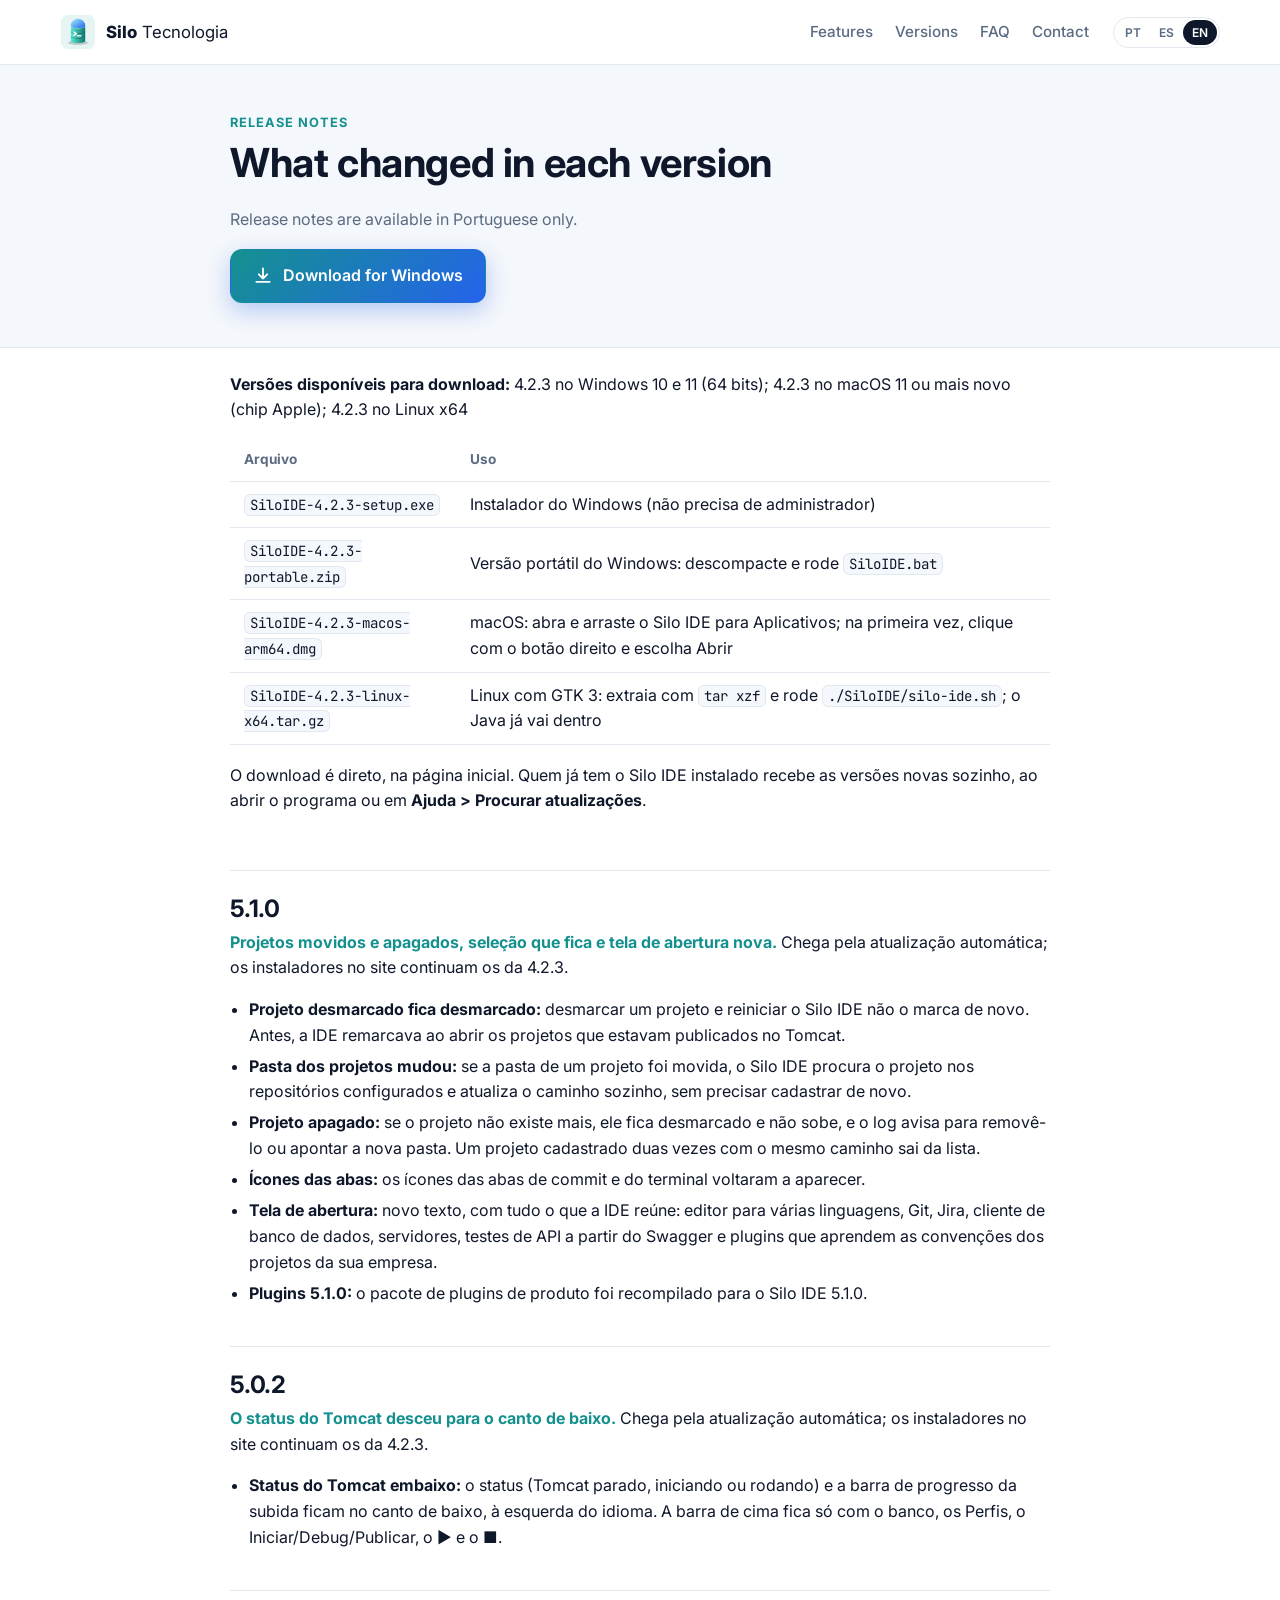
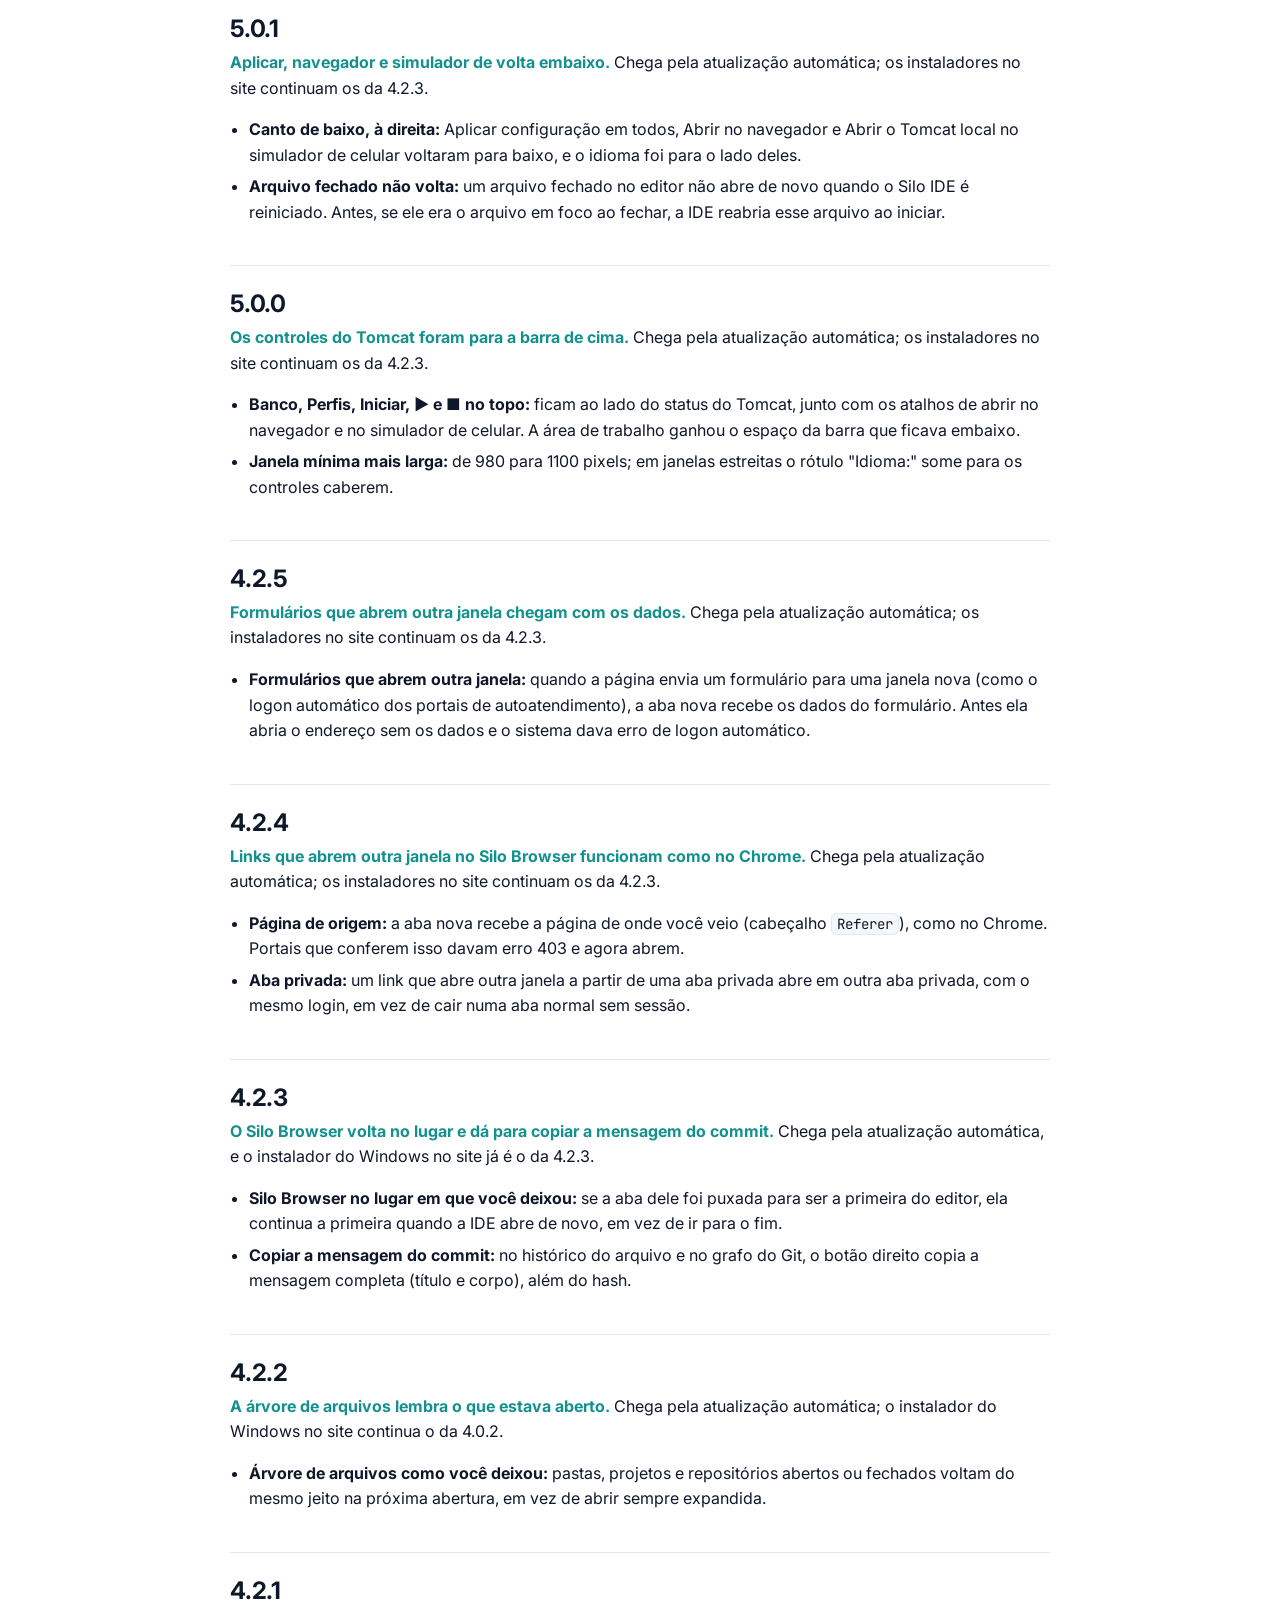
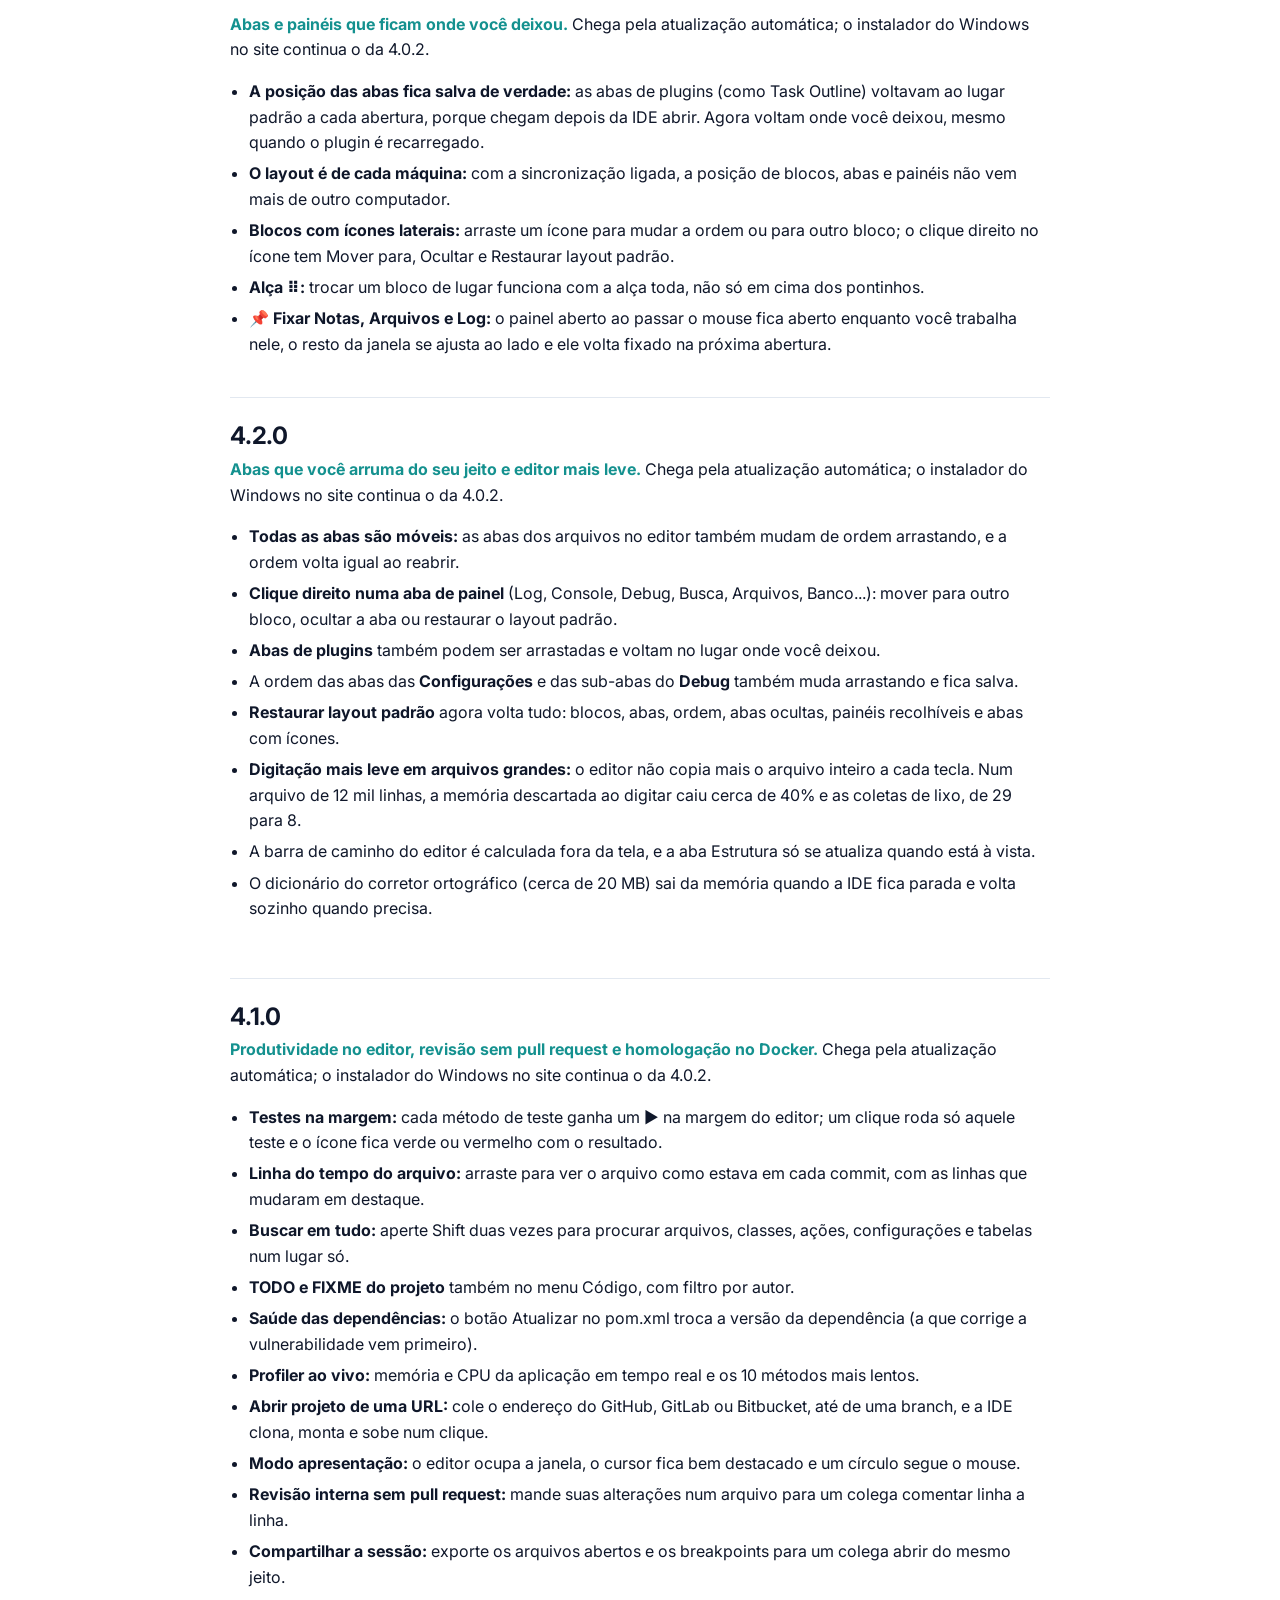
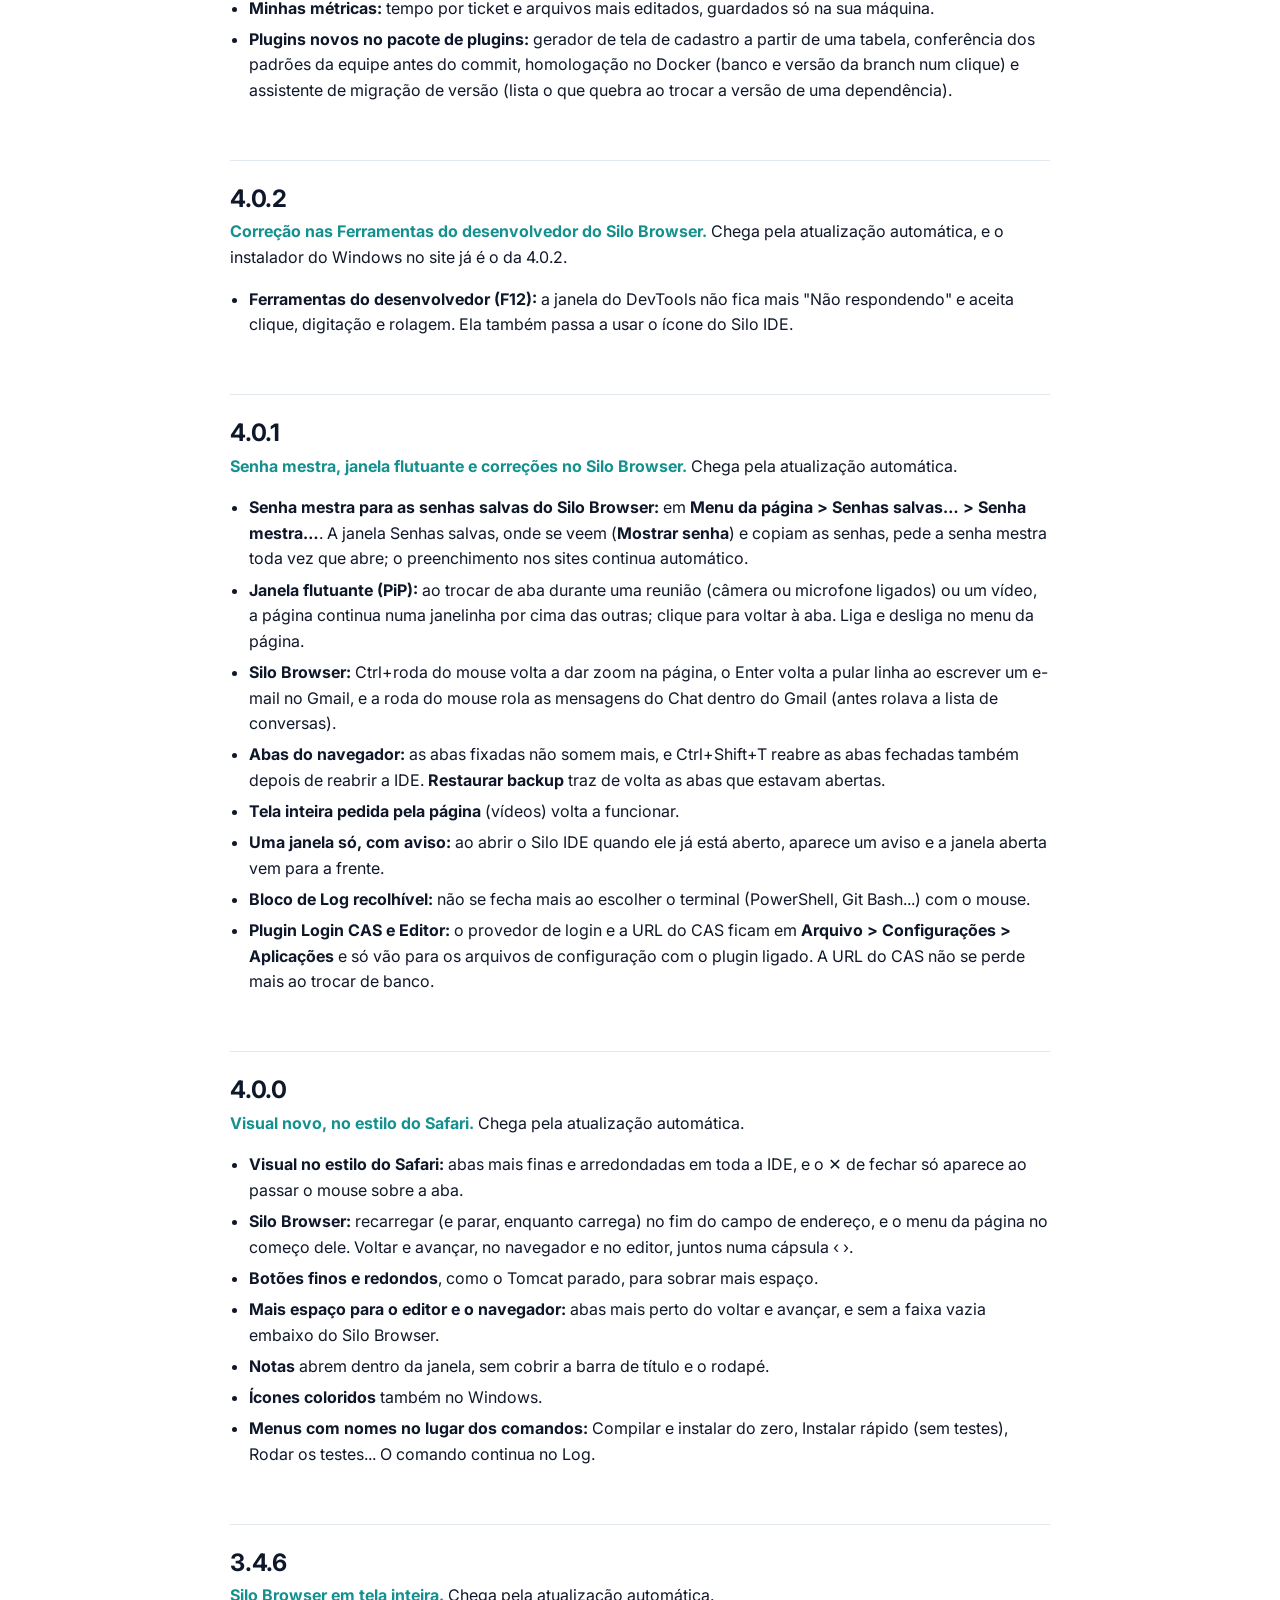
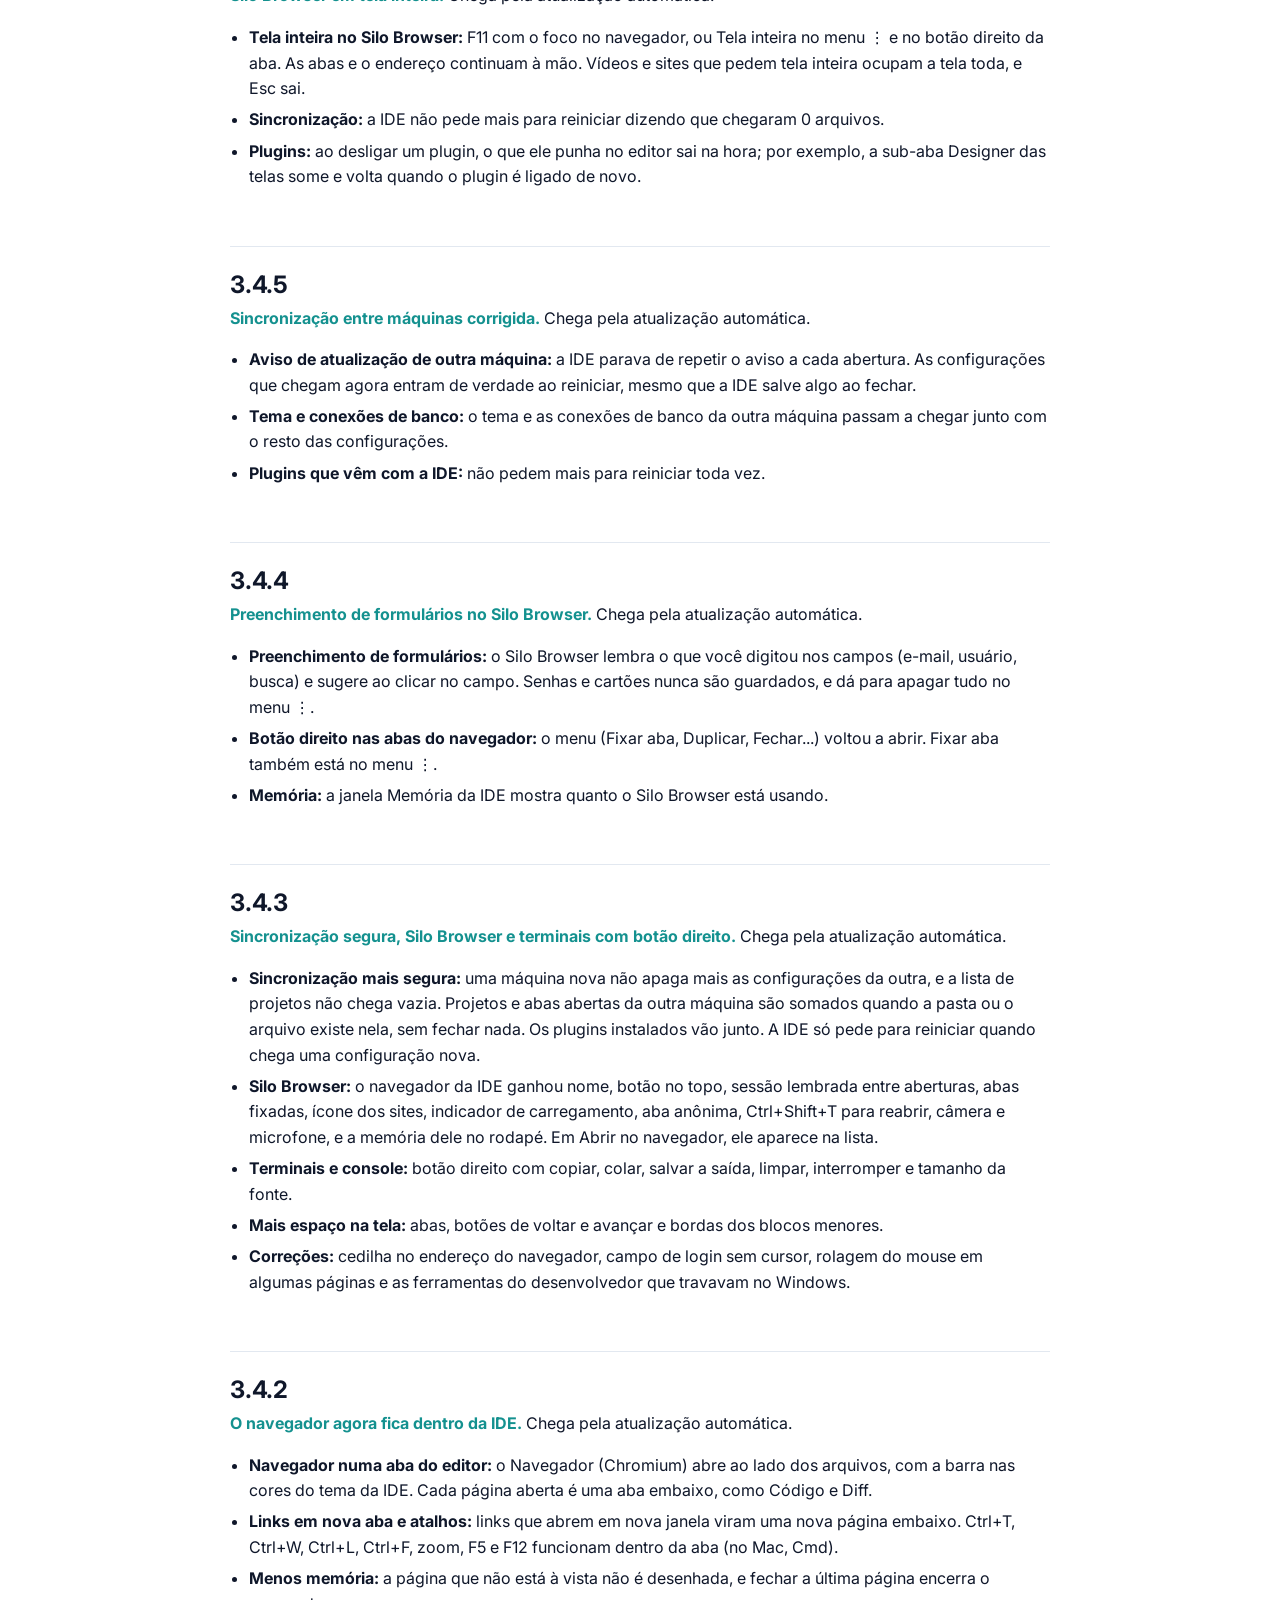
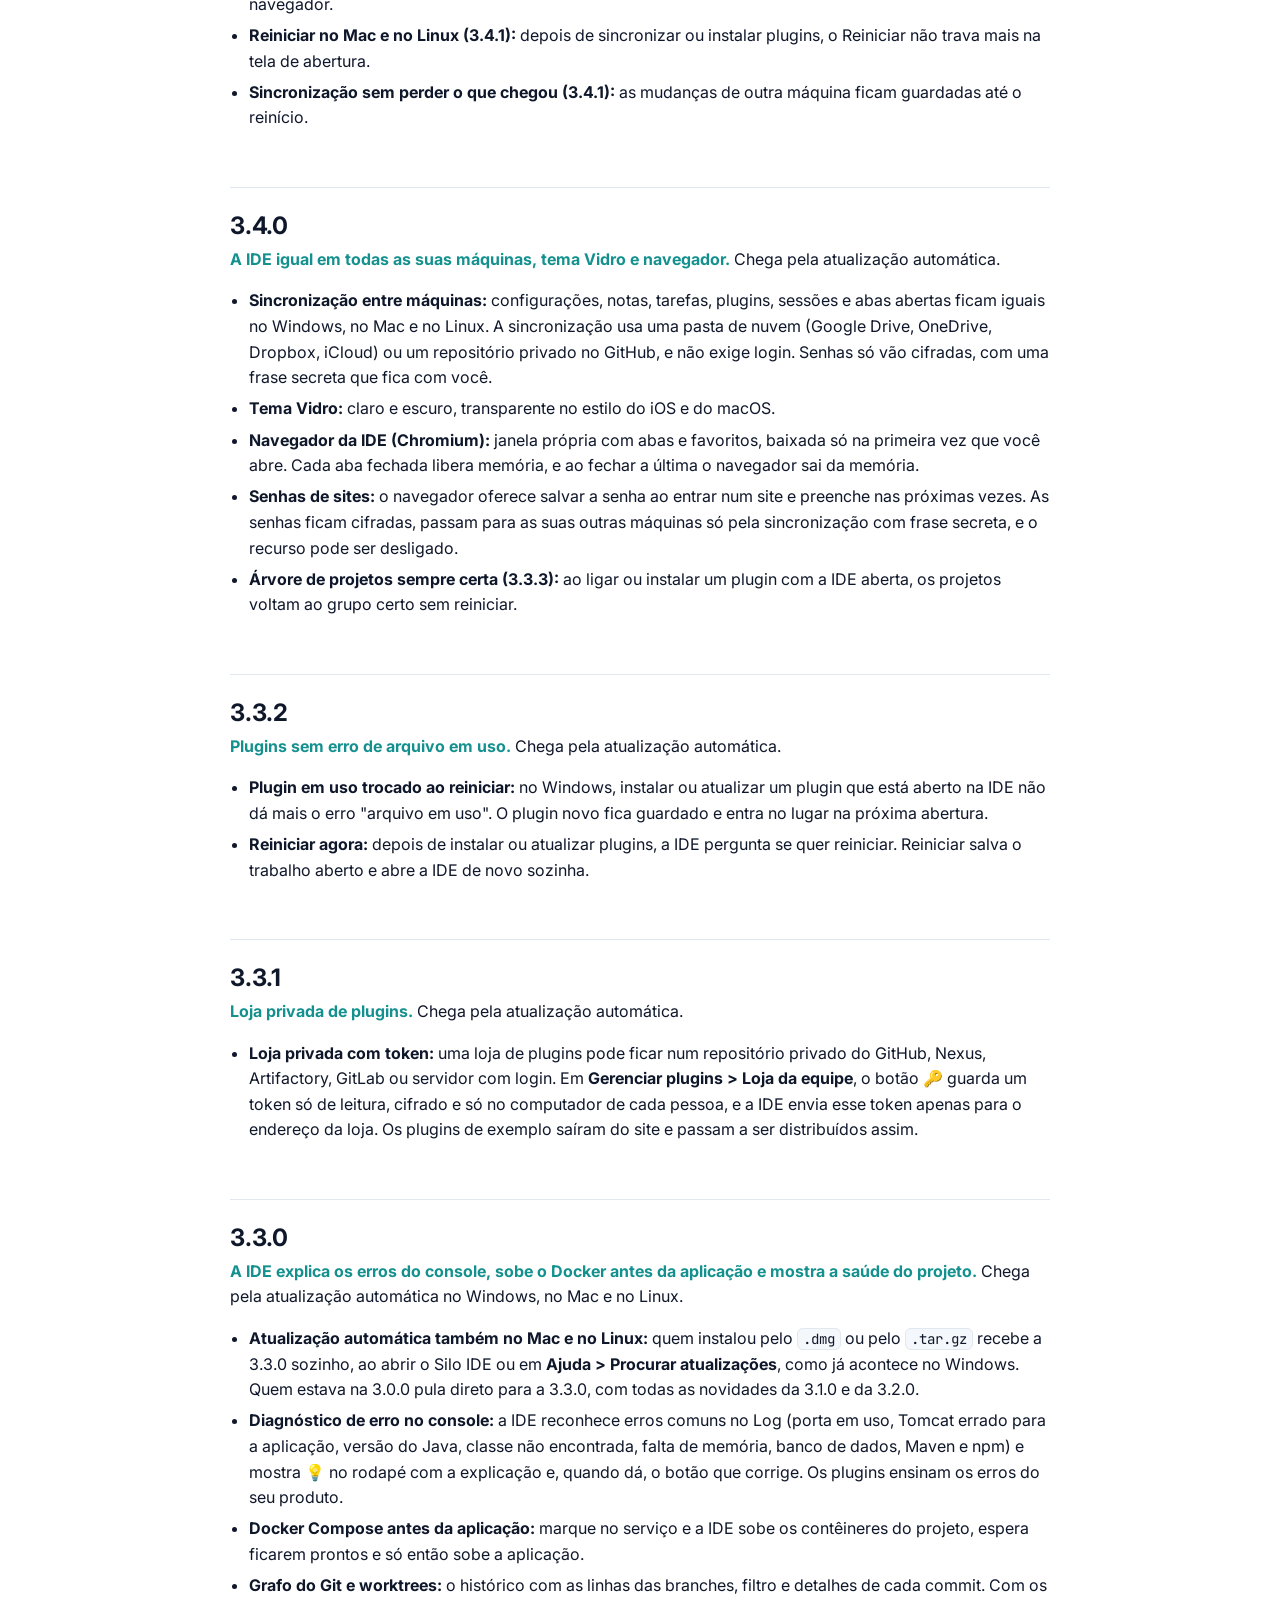
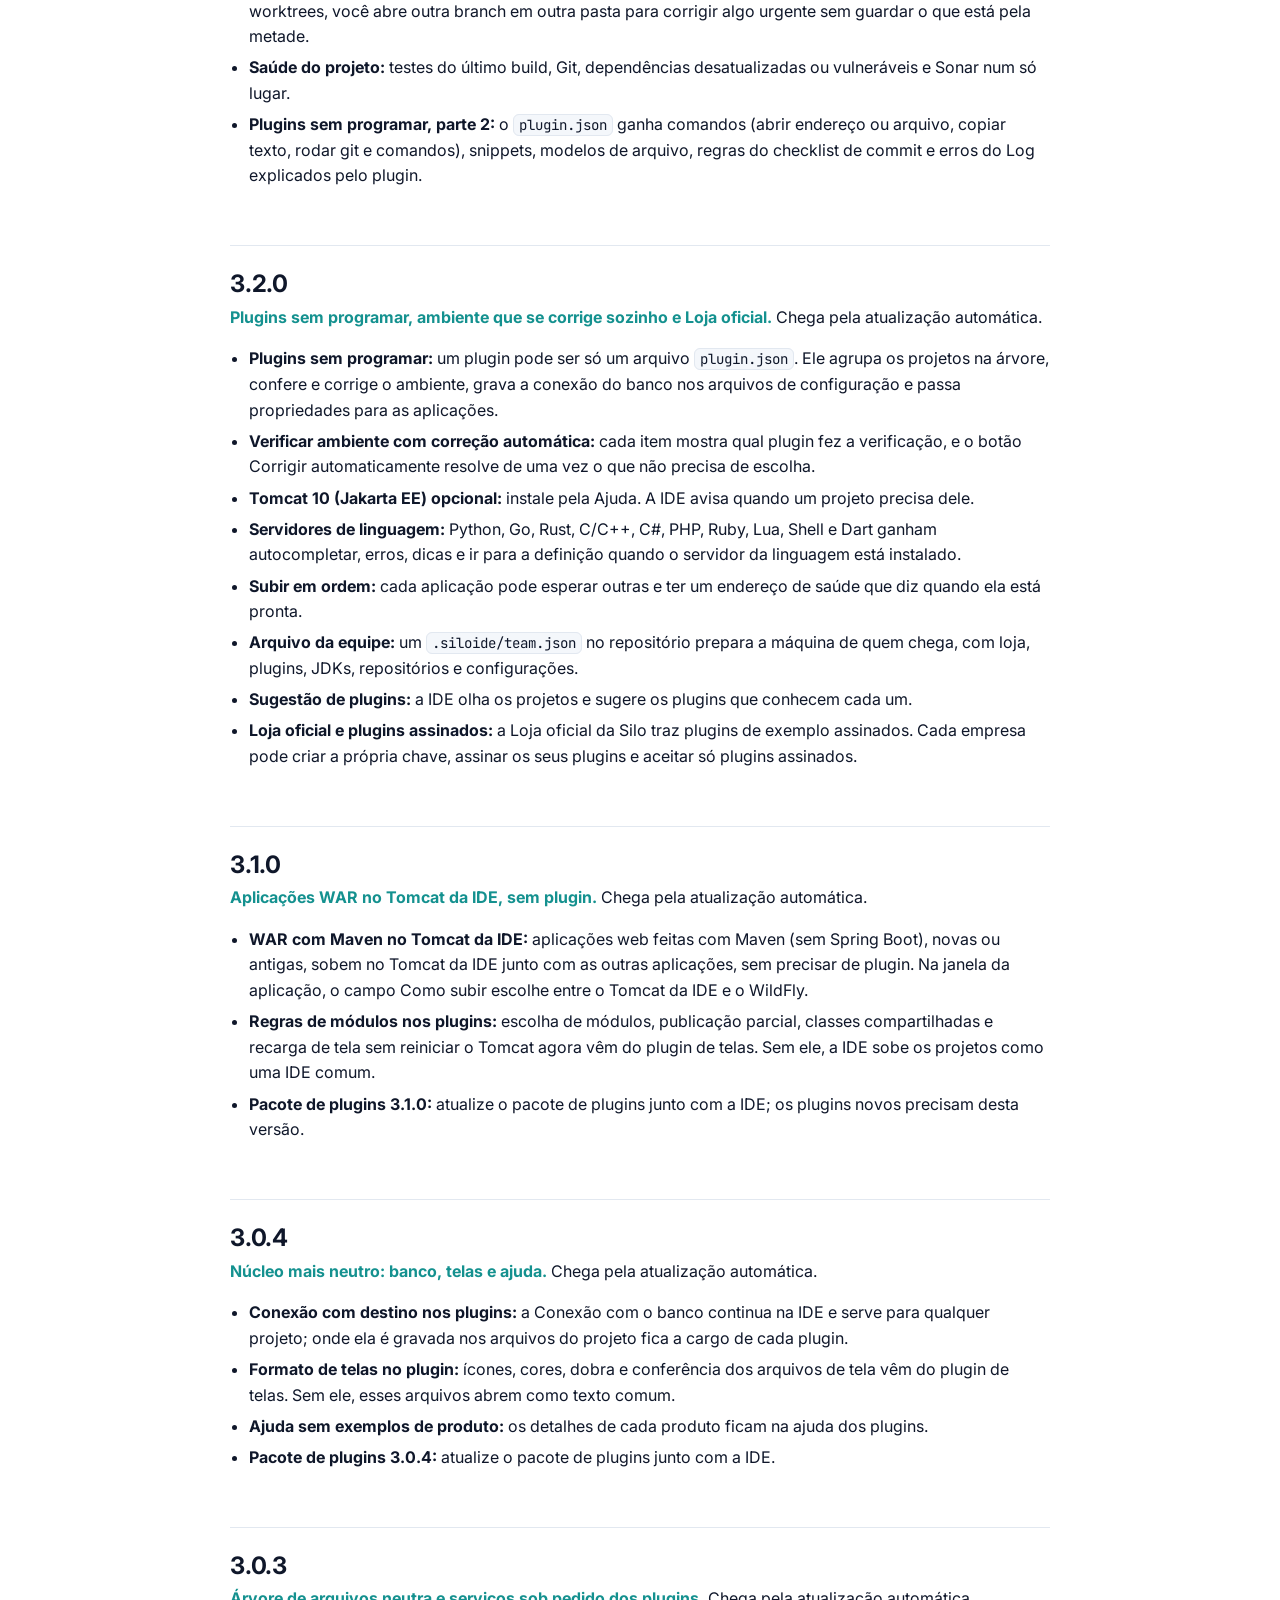
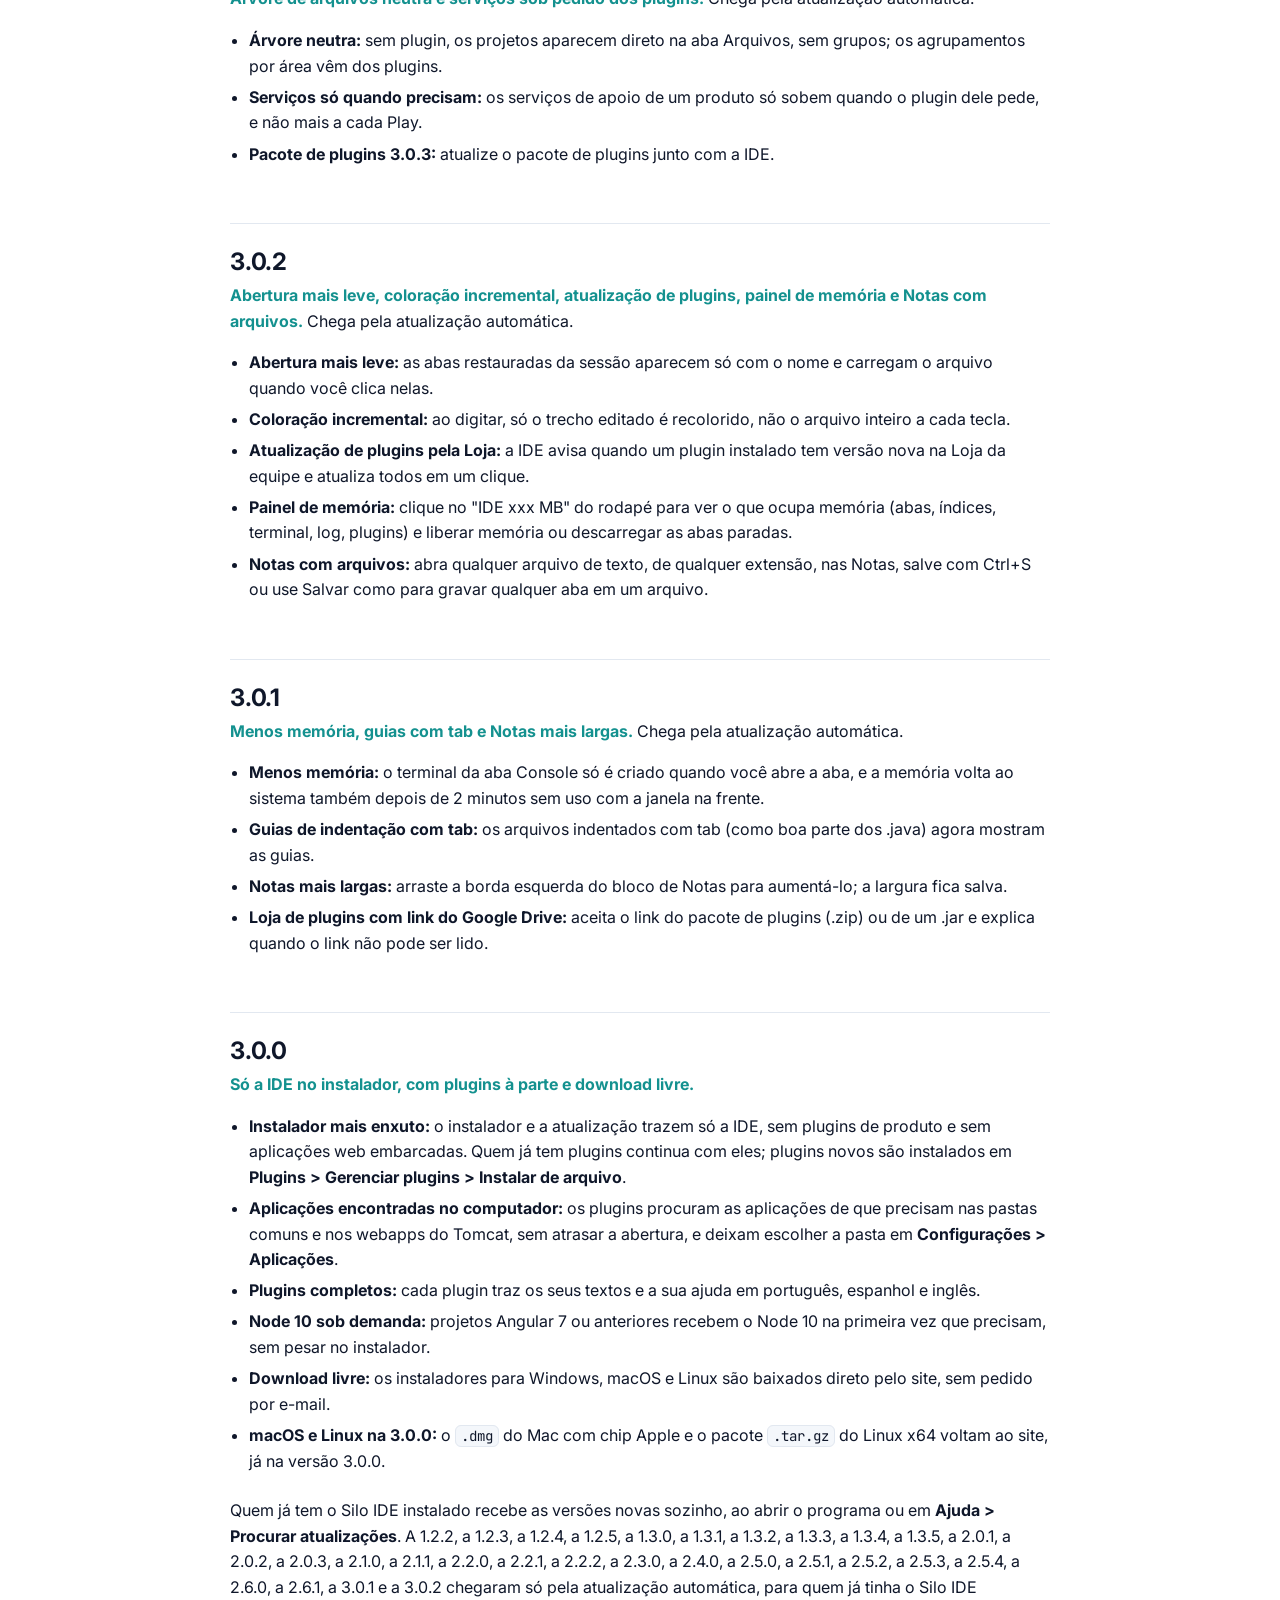
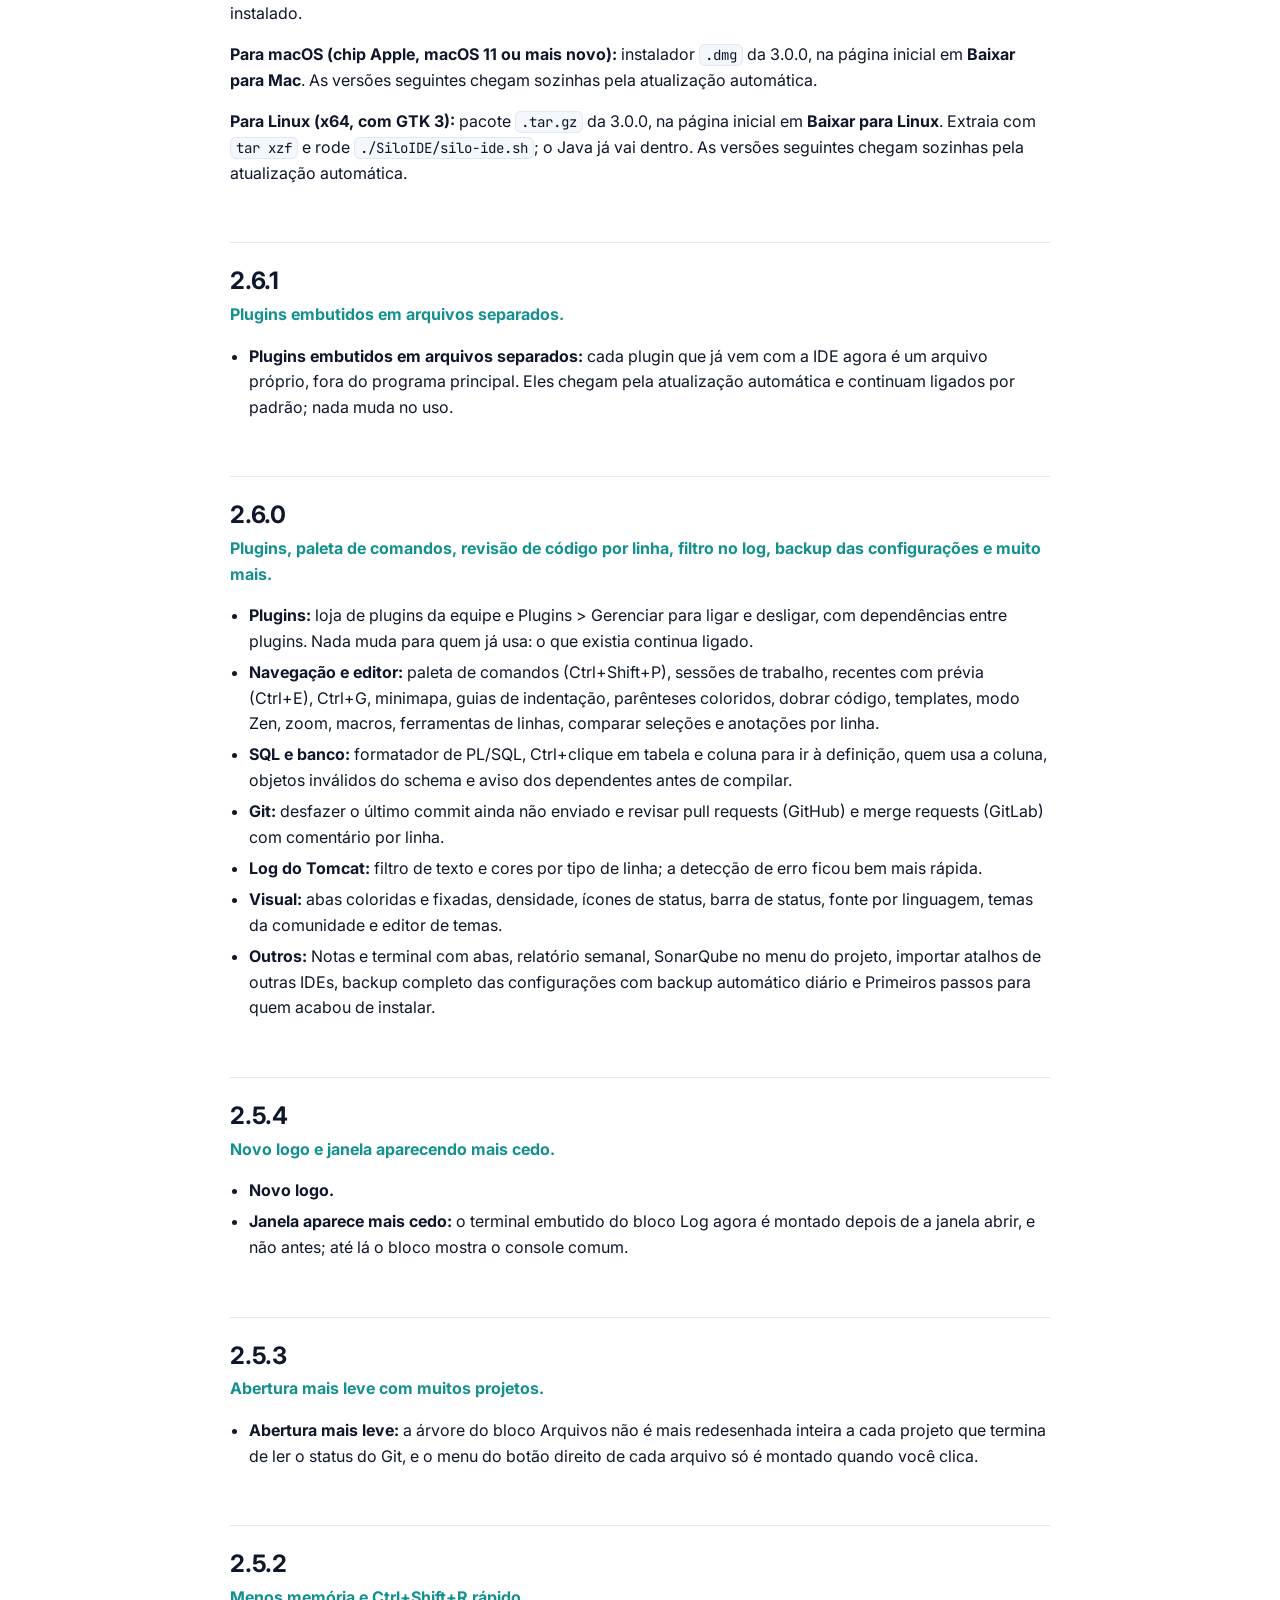
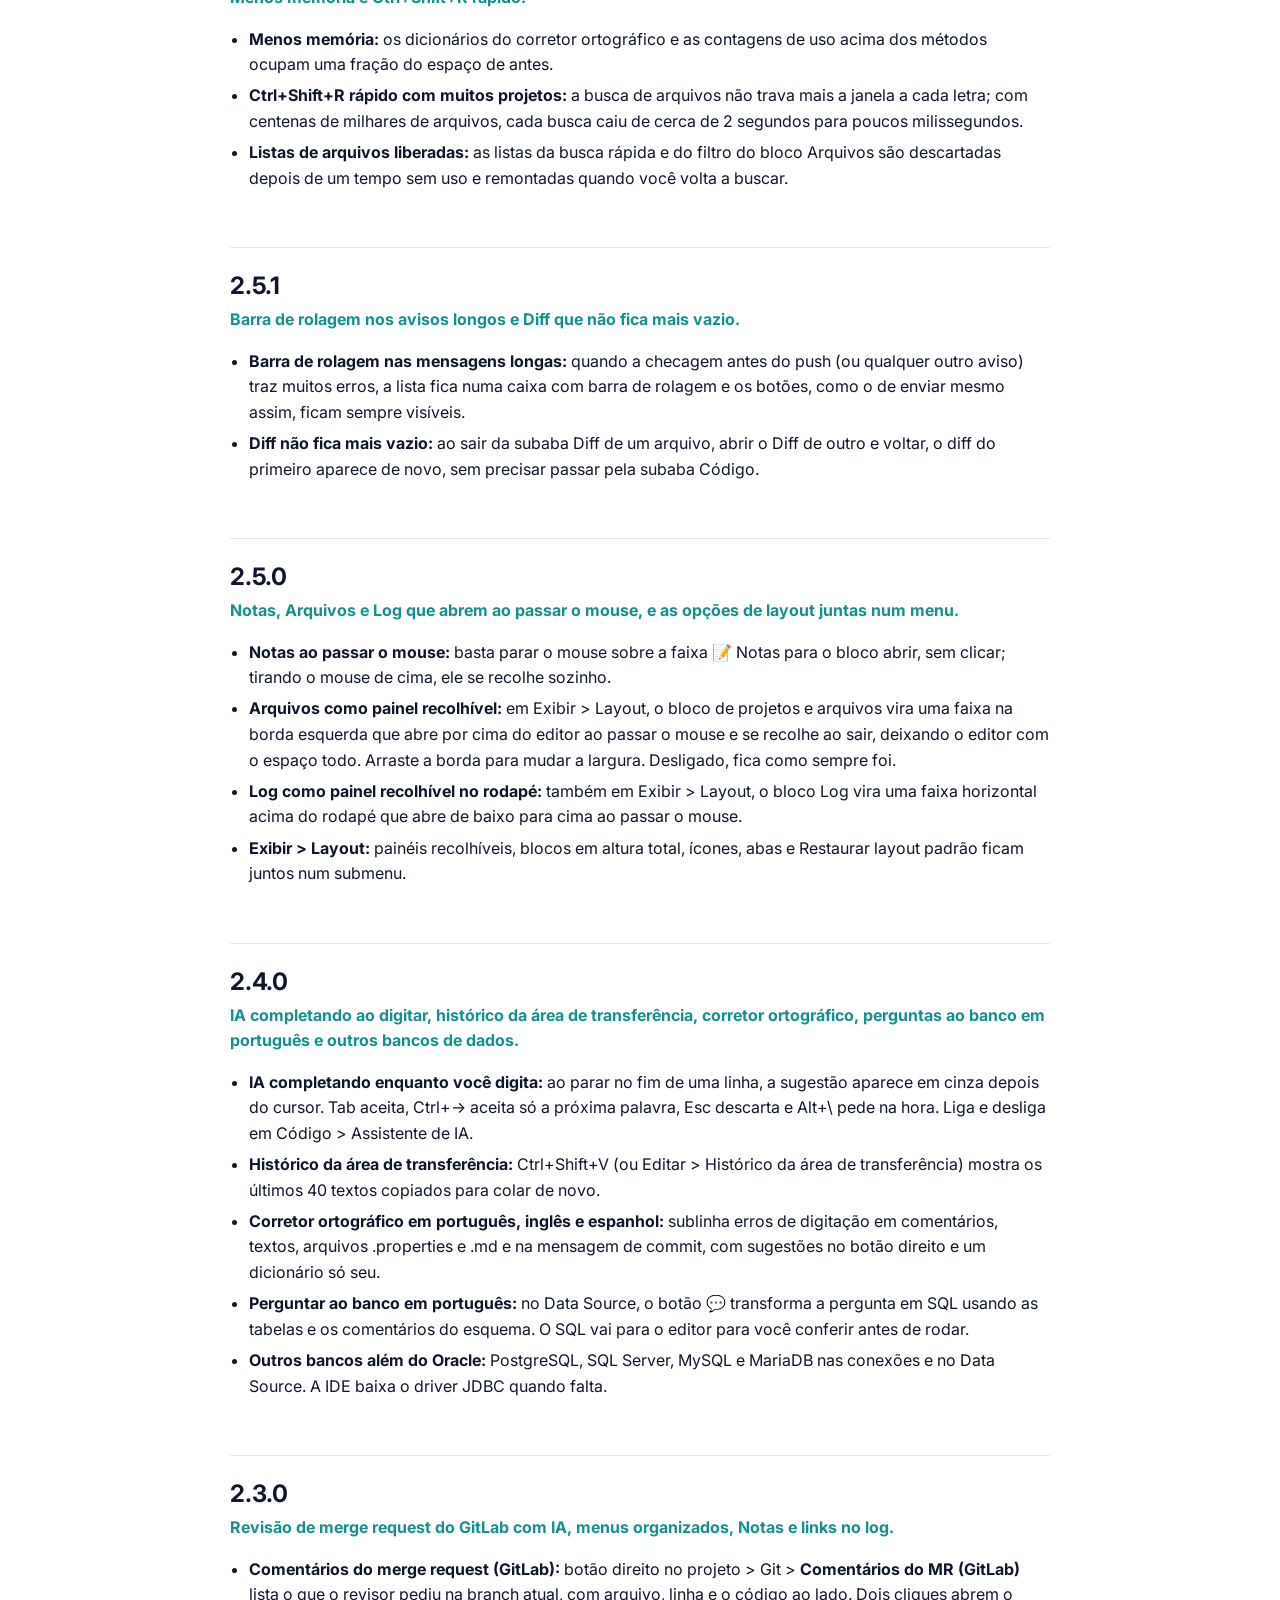
<file: releases.html>
<!doctype html>
<html lang="pt-BR">
<head>
  <meta charset="utf-8">
  <meta name="viewport" content="width=device-width, initial-scale=1">
  <title>Notas da versão | Silo IDE</title>
  <meta name="description" content="O que mudou em cada versão do Silo IDE.">
  <meta name="theme-color" content="#0f172a">
  <link rel="icon" type="image/png" sizes="32x32" href="assets/favicon-32.png?v=13">
  <link rel="apple-touch-icon" href="assets/apple-touch-icon.png?v=13">
  <link rel="preconnect" href="https://fonts.googleapis.com">
  <link rel="preconnect" href="https://fonts.gstatic.com" crossorigin>
  <link href="https://fonts.googleapis.com/css2?family=Inter:wght@400;500;600;700;800&family=JetBrains+Mono:wght@400;600&display=swap" rel="stylesheet">
  <link rel="stylesheet" href="styles.css?v=5.1.0">
</head>
<body>
  <header class="topbar">
    <div class="wrap topbar-inner">
      <a class="brand" href="index.html" aria-label="Silo Tecnologia">
        <img src="assets/marca.png?v=13" alt="" width="36" height="36">
        <span><strong>Silo</strong> Tecnologia</span>
      </a>
      <nav class="nav" id="nav">
        <a href="index.html#recursos" data-i18n="nav.features">Recursos</a>
        <a href="index.html#versoes" data-i18n="nav.versions">Versões</a>
        <a href="index.html#faq" data-i18n="nav.faq">Perguntas</a>
        <a href="index.html#contato" data-i18n="nav.contact">Contato</a>
      </nav>
      <div class="topbar-actions">
        <div class="lang" role="group" aria-label="Idioma">
          <button type="button" data-lang="pt" aria-pressed="true">PT</button>
          <button type="button" data-lang="es" aria-pressed="false">ES</button>
          <button type="button" data-lang="en" aria-pressed="false">EN</button>
        </div>
        <button class="menu-btn" id="menuBtn" type="button" aria-label="Menu" aria-expanded="false">
          <span></span><span></span><span></span>
        </button>
      </div>
    </div>
  </header>

  <main>
    <header class="rn-head">
      <div class="wrap narrow">
        <p class="kicker" data-i18n="rn.k">Notas da versão</p>
        <h1 data-i18n="rn.t">O que mudou em cada versão</h1>
        <p class="muted rn-lang" data-i18n="rn.lang"></p>
        <p><a class="btn btn-primary js-download" href="index.html#download">
          <svg viewBox="0 0 24 24" aria-hidden="true"><path d="M12 3v12m0 0l-5-5m5 5l5-5M4 19h16" fill="none" stroke="currentColor" stroke-width="2.2" stroke-linecap="round" stroke-linejoin="round"/></svg>
          <span data-i18n="cta.download">Baixar para Windows</span>
        </a></p>
      </div>
    </header>
    <article class="wrap narrow release-notes">
<p><strong>Versões disponíveis para download:</strong> 4.2.3 no Windows 10 e 11 (64 bits); 4.2.3 no macOS 11 ou mais novo (chip Apple); 4.2.3 no Linux x64</p>
<table>
<thead>
<tr>
<th>Arquivo</th>
<th>Uso</th>
</tr>
</thead>
<tbody>
<tr>
<td><code>SiloIDE-4.2.3-setup.exe</code></td>
<td>Instalador do Windows (não precisa de administrador)</td>
</tr>
<tr>
<td><code>SiloIDE-4.2.3-portable.zip</code></td>
<td>Versão portátil do Windows: descompacte e rode <code>SiloIDE.bat</code></td>
</tr>
<tr>
<td><code>SiloIDE-4.2.3-macos-arm64.dmg</code></td>
<td>macOS: abra e arraste o Silo IDE para Aplicativos; na primeira vez, clique com o botão direito e escolha Abrir</td>
</tr>
<tr>
<td><code>SiloIDE-4.2.3-linux-x64.tar.gz</code></td>
<td>Linux com GTK 3: extraia com <code>tar xzf</code> e rode <code>./SiloIDE/silo-ide.sh</code>; o Java já vai dentro</td>
</tr>
</tbody>
</table>
<p>O download é direto, na página inicial. Quem já tem o Silo IDE instalado recebe as versões novas sozinho, ao abrir o programa ou em <strong>Ajuda &gt; Procurar atualizações</strong>.</p>
<hr />
<h2 id="v5-1-0">5.1.0</h2>
<p><strong>Projetos movidos e apagados, seleção que fica e tela de abertura nova.</strong> Chega pela atualização automática; os instaladores no site continuam os da 4.2.3.</p>
<ul>
<li><strong>Projeto desmarcado fica desmarcado:</strong> desmarcar um projeto e reiniciar o Silo IDE não o marca de novo. Antes, a IDE remarcava ao abrir os projetos que estavam publicados no Tomcat.</li>
<li><strong>Pasta dos projetos mudou:</strong> se a pasta de um projeto foi movida, o Silo IDE procura o projeto nos repositórios configurados e atualiza o caminho sozinho, sem precisar cadastrar de novo.</li>
<li><strong>Projeto apagado:</strong> se o projeto não existe mais, ele fica desmarcado e não sobe, e o log avisa para removê-lo ou apontar a nova pasta. Um projeto cadastrado duas vezes com o mesmo caminho sai da lista.</li>
<li><strong>Ícones das abas:</strong> os ícones das abas de commit e do terminal voltaram a aparecer.</li>
<li><strong>Tela de abertura:</strong> novo texto, com tudo o que a IDE reúne: editor para várias linguagens, Git, Jira, cliente de banco de dados, servidores, testes de API a partir do Swagger e plugins que aprendem as convenções dos projetos da sua empresa.</li>
<li><strong>Plugins 5.1.0:</strong> o pacote de plugins de produto foi recompilado para o Silo IDE 5.1.0.</li>
</ul>
<h2 id="v5-0-2">5.0.2</h2>
<p><strong>O status do Tomcat desceu para o canto de baixo.</strong> Chega pela atualização automática; os instaladores no site continuam os da 4.2.3.</p>
<ul>
<li><strong>Status do Tomcat embaixo:</strong> o status (Tomcat parado, iniciando ou rodando) e a barra de progresso da subida ficam no canto de baixo, à esquerda do idioma. A barra de cima fica só com o banco, os Perfis, o Iniciar/Debug/Publicar, o ▶ e o ■.</li>
</ul>
<h2 id="v5-0-1">5.0.1</h2>
<p><strong>Aplicar, navegador e simulador de volta embaixo.</strong> Chega pela atualização automática; os instaladores no site continuam os da 4.2.3.</p>
<ul>
<li><strong>Canto de baixo, à direita:</strong> Aplicar configuração em todos, Abrir no navegador e Abrir o Tomcat local no simulador de celular voltaram para baixo, e o idioma foi para o lado deles.</li>
<li><strong>Arquivo fechado não volta:</strong> um arquivo fechado no editor não abre de novo quando o Silo IDE é reiniciado. Antes, se ele era o arquivo em foco ao fechar, a IDE reabria esse arquivo ao iniciar.</li>
</ul>
<h2 id="v5-0-0">5.0.0</h2>
<p><strong>Os controles do Tomcat foram para a barra de cima.</strong> Chega pela atualização automática; os instaladores no site continuam os da 4.2.3.</p>
<ul>
<li><strong>Banco, Perfis, Iniciar, ▶ e ■ no topo:</strong> ficam ao lado do status do Tomcat, junto com os atalhos de abrir no navegador e no simulador de celular. A área de trabalho ganhou o espaço da barra que ficava embaixo.</li>
<li><strong>Janela mínima mais larga:</strong> de 980 para 1100 pixels; em janelas estreitas o rótulo "Idioma:" some para os controles caberem.</li>
</ul>
<h2 id="v4-2-5">4.2.5</h2>
<p><strong>Formulários que abrem outra janela chegam com os dados.</strong> Chega pela atualização automática; os instaladores no site continuam os da 4.2.3.</p>
<ul>
<li><strong>Formulários que abrem outra janela:</strong> quando a página envia um formulário para uma janela nova (como o logon automático dos portais de autoatendimento), a aba nova recebe os dados do formulário. Antes ela abria o endereço sem os dados e o sistema dava erro de logon automático.</li>
</ul>
<h2 id="v4-2-4">4.2.4</h2>
<p><strong>Links que abrem outra janela no Silo Browser funcionam como no Chrome.</strong> Chega pela atualização automática; os instaladores no site continuam os da 4.2.3.</p>
<ul>
<li><strong>Página de origem:</strong> a aba nova recebe a página de onde você veio (cabeçalho <code>Referer</code>), como no Chrome. Portais que conferem isso davam erro 403 e agora abrem.</li>
<li><strong>Aba privada:</strong> um link que abre outra janela a partir de uma aba privada abre em outra aba privada, com o mesmo login, em vez de cair numa aba normal sem sessão.</li>
</ul>
<h2 id="v4-2-3">4.2.3</h2>
<p><strong>O Silo Browser volta no lugar e dá para copiar a mensagem do commit.</strong> Chega pela atualização automática, e o instalador do Windows no site já é o da 4.2.3.</p>
<ul>
<li><strong>Silo Browser no lugar em que você deixou:</strong> se a aba dele foi puxada para ser a primeira do editor, ela continua a primeira quando a IDE abre de novo, em vez de ir para o fim.</li>
<li><strong>Copiar a mensagem do commit:</strong> no histórico do arquivo e no grafo do Git, o botão direito copia a mensagem completa (título e corpo), além do hash.</li>
</ul>
<h2 id="v4-2-2">4.2.2</h2>
<p><strong>A árvore de arquivos lembra o que estava aberto.</strong> Chega pela atualização automática; o instalador do Windows no site continua o da 4.0.2.</p>
<ul>
<li><strong>Árvore de arquivos como você deixou:</strong> pastas, projetos e repositórios abertos ou fechados voltam do mesmo jeito na próxima abertura, em vez de abrir sempre expandida.</li>
</ul>
<h2 id="v4-2-1">4.2.1</h2>
<p><strong>Abas e painéis que ficam onde você deixou.</strong> Chega pela atualização automática; o instalador do Windows no site continua o da 4.0.2.</p>
<ul>
<li><strong>A posição das abas fica salva de verdade:</strong> as abas de plugins (como Task Outline) voltavam ao lugar padrão a cada abertura, porque chegam depois da IDE abrir. Agora voltam onde você deixou, mesmo quando o plugin é recarregado.</li>
<li><strong>O layout é de cada máquina:</strong> com a sincronização ligada, a posição de blocos, abas e painéis não vem mais de outro computador.</li>
<li><strong>Blocos com ícones laterais:</strong> arraste um ícone para mudar a ordem ou para outro bloco; o clique direito no ícone tem Mover para, Ocultar e Restaurar layout padrão.</li>
<li><strong>Alça ⠿:</strong> trocar um bloco de lugar funciona com a alça toda, não só em cima dos pontinhos.</li>
<li><strong>📌 Fixar Notas, Arquivos e Log:</strong> o painel aberto ao passar o mouse fica aberto enquanto você trabalha nele, o resto da janela se ajusta ao lado e ele volta fixado na próxima abertura.</li>
</ul>
<h2 id="v4-2-0">4.2.0</h2>
<p><strong>Abas que você arruma do seu jeito e editor mais leve.</strong> Chega pela atualização automática; o instalador do Windows no site continua o da 4.0.2.</p>
<ul>
<li><strong>Todas as abas são móveis:</strong> as abas dos arquivos no editor também mudam de ordem arrastando, e a ordem volta igual ao reabrir.</li>
<li><strong>Clique direito numa aba de painel</strong> (Log, Console, Debug, Busca, Arquivos, Banco...): mover para outro bloco, ocultar a aba ou restaurar o layout padrão.</li>
<li><strong>Abas de plugins</strong> também podem ser arrastadas e voltam no lugar onde você deixou.</li>
<li>A ordem das abas das <strong>Configurações</strong> e das sub-abas do <strong>Debug</strong> também muda arrastando e fica salva.</li>
<li><strong>Restaurar layout padrão</strong> agora volta tudo: blocos, abas, ordem, abas ocultas, painéis recolhíveis e abas com ícones.</li>
<li><strong>Digitação mais leve em arquivos grandes:</strong> o editor não copia mais o arquivo inteiro a cada tecla. Num arquivo de 12 mil linhas, a memória descartada ao digitar caiu cerca de 40% e as coletas de lixo, de 29 para 8.</li>
<li>A barra de caminho do editor é calculada fora da tela, e a aba Estrutura só se atualiza quando está à vista.</li>
<li>O dicionário do corretor ortográfico (cerca de 20 MB) sai da memória quando a IDE fica parada e volta sozinho quando precisa.</li>
</ul>
<hr />
<h2 id="v4-1-0">4.1.0</h2>
<p><strong>Produtividade no editor, revisão sem pull request e homologação no Docker.</strong> Chega pela atualização automática; o instalador do Windows no site continua o da 4.0.2.</p>
<ul>
<li><strong>Testes na margem:</strong> cada método de teste ganha um ▶ na margem do editor; um clique roda só aquele teste e o ícone fica verde ou vermelho com o resultado.</li>
<li><strong>Linha do tempo do arquivo:</strong> arraste para ver o arquivo como estava em cada commit, com as linhas que mudaram em destaque.</li>
<li><strong>Buscar em tudo:</strong> aperte Shift duas vezes para procurar arquivos, classes, ações, configurações e tabelas num lugar só.</li>
<li><strong>TODO e FIXME do projeto</strong> também no menu Código, com filtro por autor.</li>
<li><strong>Saúde das dependências:</strong> o botão Atualizar no pom.xml troca a versão da dependência (a que corrige a vulnerabilidade vem primeiro).</li>
<li><strong>Profiler ao vivo:</strong> memória e CPU da aplicação em tempo real e os 10 métodos mais lentos.</li>
<li><strong>Abrir projeto de uma URL:</strong> cole o endereço do GitHub, GitLab ou Bitbucket, até de uma branch, e a IDE clona, monta e sobe num clique.</li>
<li><strong>Modo apresentação:</strong> o editor ocupa a janela, o cursor fica bem destacado e um círculo segue o mouse.</li>
<li><strong>Revisão interna sem pull request:</strong> mande suas alterações num arquivo para um colega comentar linha a linha.</li>
<li><strong>Compartilhar a sessão:</strong> exporte os arquivos abertos e os breakpoints para um colega abrir do mesmo jeito.</li>
<li><strong>Minhas métricas:</strong> tempo por ticket e arquivos mais editados, guardados só na sua máquina.</li>
<li><strong>Plugins novos no pacote de plugins:</strong> gerador de tela de cadastro a partir de uma tabela, conferência dos padrões da equipe antes do commit, homologação no Docker (banco e versão da branch num clique) e assistente de migração de versão (lista o que quebra ao trocar a versão de uma dependência).</li>
</ul>
<hr />
<h2 id="v4-0-2">4.0.2</h2>
<p><strong>Correção nas Ferramentas do desenvolvedor do Silo Browser.</strong> Chega pela atualização automática, e o instalador do Windows no site já é o da 4.0.2.</p>
<ul>
<li><strong>Ferramentas do desenvolvedor (F12):</strong> a janela do DevTools não fica mais "Não respondendo" e aceita clique, digitação e rolagem. Ela também passa a usar o ícone do Silo IDE.</li>
</ul>
<hr />
<h2 id="v4-0-1">4.0.1</h2>
<p><strong>Senha mestra, janela flutuante e correções no Silo Browser.</strong> Chega pela atualização automática.</p>
<ul>
<li><strong>Senha mestra para as senhas salvas do Silo Browser:</strong> em <strong>Menu da página &gt; Senhas salvas… &gt; Senha mestra…</strong>. A janela Senhas salvas, onde se veem (<strong>Mostrar senha</strong>) e copiam as senhas, pede a senha mestra toda vez que abre; o preenchimento nos sites continua automático.</li>
<li><strong>Janela flutuante (PiP):</strong> ao trocar de aba durante uma reunião (câmera ou microfone ligados) ou um vídeo, a página continua numa janelinha por cima das outras; clique para voltar à aba. Liga e desliga no menu da página.</li>
<li><strong>Silo Browser:</strong> Ctrl+roda do mouse volta a dar zoom na página, o Enter volta a pular linha ao escrever um e-mail no Gmail, e a roda do mouse rola as mensagens do Chat dentro do Gmail (antes rolava a lista de conversas).</li>
<li><strong>Abas do navegador:</strong> as abas fixadas não somem mais, e Ctrl+Shift+T reabre as abas fechadas também depois de reabrir a IDE. <strong>Restaurar backup</strong> traz de volta as abas que estavam abertas.</li>
<li><strong>Tela inteira pedida pela página</strong> (vídeos) volta a funcionar.</li>
<li><strong>Uma janela só, com aviso:</strong> ao abrir o Silo IDE quando ele já está aberto, aparece um aviso e a janela aberta vem para a frente.</li>
<li><strong>Bloco de Log recolhível:</strong> não se fecha mais ao escolher o terminal (PowerShell, Git Bash...) com o mouse.</li>
<li><strong>Plugin Login CAS e Editor:</strong> o provedor de login e a URL do CAS ficam em <strong>Arquivo &gt; Configurações &gt; Aplicações</strong> e só vão para os arquivos de configuração com o plugin ligado. A URL do CAS não se perde mais ao trocar de banco.</li>
</ul>
<hr />
<h2 id="v4-0-0">4.0.0</h2>
<p><strong>Visual novo, no estilo do Safari.</strong> Chega pela atualização automática.</p>
<ul>
<li><strong>Visual no estilo do Safari:</strong> abas mais finas e arredondadas em toda a IDE, e o ✕ de fechar só aparece ao passar o mouse sobre a aba.</li>
<li><strong>Silo Browser:</strong> recarregar (e parar, enquanto carrega) no fim do campo de endereço, e o menu da página no começo dele. Voltar e avançar, no navegador e no editor, juntos numa cápsula ‹ ›.</li>
<li><strong>Botões finos e redondos</strong>, como o Tomcat parado, para sobrar mais espaço.</li>
<li><strong>Mais espaço para o editor e o navegador:</strong> abas mais perto do voltar e avançar, e sem a faixa vazia embaixo do Silo Browser.</li>
<li><strong>Notas</strong> abrem dentro da janela, sem cobrir a barra de título e o rodapé.</li>
<li><strong>Ícones coloridos</strong> também no Windows.</li>
<li><strong>Menus com nomes no lugar dos comandos:</strong> Compilar e instalar do zero, Instalar rápido (sem testes), Rodar os testes... O comando continua no Log.</li>
</ul>
<hr />
<h2 id="v3-4-6">3.4.6</h2>
<p><strong>Silo Browser em tela inteira.</strong> Chega pela atualização automática.</p>
<ul>
<li><strong>Tela inteira no Silo Browser:</strong> F11 com o foco no navegador, ou Tela inteira no menu ⋮ e no botão direito da aba. As abas e o endereço continuam à mão. Vídeos e sites que pedem tela inteira ocupam a tela toda, e Esc sai.</li>
<li><strong>Sincronização:</strong> a IDE não pede mais para reiniciar dizendo que chegaram 0 arquivos.</li>
<li><strong>Plugins:</strong> ao desligar um plugin, o que ele punha no editor sai na hora; por exemplo, a sub-aba Designer das telas some e volta quando o plugin é ligado de novo.</li>
</ul>
<hr />
<h2 id="v3-4-5">3.4.5</h2>
<p><strong>Sincronização entre máquinas corrigida.</strong> Chega pela atualização automática.</p>
<ul>
<li><strong>Aviso de atualização de outra máquina:</strong> a IDE parava de repetir o aviso a cada abertura. As configurações que chegam agora entram de verdade ao reiniciar, mesmo que a IDE salve algo ao fechar.</li>
<li><strong>Tema e conexões de banco:</strong> o tema e as conexões de banco da outra máquina passam a chegar junto com o resto das configurações.</li>
<li><strong>Plugins que vêm com a IDE:</strong> não pedem mais para reiniciar toda vez.</li>
</ul>
<hr />
<h2 id="v3-4-4">3.4.4</h2>
<p><strong>Preenchimento de formulários no Silo Browser.</strong> Chega pela atualização automática.</p>
<ul>
<li><strong>Preenchimento de formulários:</strong> o Silo Browser lembra o que você digitou nos campos (e-mail, usuário, busca) e sugere ao clicar no campo. Senhas e cartões nunca são guardados, e dá para apagar tudo no menu ⋮.</li>
<li><strong>Botão direito nas abas do navegador:</strong> o menu (Fixar aba, Duplicar, Fechar...) voltou a abrir. Fixar aba também está no menu ⋮.</li>
<li><strong>Memória:</strong> a janela Memória da IDE mostra quanto o Silo Browser está usando.</li>
</ul>
<hr />
<h2 id="v3-4-3">3.4.3</h2>
<p><strong>Sincronização segura, Silo Browser e terminais com botão direito.</strong> Chega pela atualização automática.</p>
<ul>
<li><strong>Sincronização mais segura:</strong> uma máquina nova não apaga mais as configurações da outra, e a lista de projetos não chega vazia. Projetos e abas abertas da outra máquina são somados quando a pasta ou o arquivo existe nela, sem fechar nada. Os plugins instalados vão junto. A IDE só pede para reiniciar quando chega uma configuração nova.</li>
<li><strong>Silo Browser:</strong> o navegador da IDE ganhou nome, botão no topo, sessão lembrada entre aberturas, abas fixadas, ícone dos sites, indicador de carregamento, aba anônima, Ctrl+Shift+T para reabrir, câmera e microfone, e a memória dele no rodapé. Em Abrir no navegador, ele aparece na lista.</li>
<li><strong>Terminais e console:</strong> botão direito com copiar, colar, salvar a saída, limpar, interromper e tamanho da fonte.</li>
<li><strong>Mais espaço na tela:</strong> abas, botões de voltar e avançar e bordas dos blocos menores.</li>
<li><strong>Correções:</strong> cedilha no endereço do navegador, campo de login sem cursor, rolagem do mouse em algumas páginas e as ferramentas do desenvolvedor que travavam no Windows.</li>
</ul>
<hr />
<h2 id="v3-4-2">3.4.2</h2>
<p><strong>O navegador agora fica dentro da IDE.</strong> Chega pela atualização automática.</p>
<ul>
<li><strong>Navegador numa aba do editor:</strong> o Navegador (Chromium) abre ao lado dos arquivos, com a barra nas cores do tema da IDE. Cada página aberta é uma aba embaixo, como Código e Diff.</li>
<li><strong>Links em nova aba e atalhos:</strong> links que abrem em nova janela viram uma nova página embaixo. Ctrl+T, Ctrl+W, Ctrl+L, Ctrl+F, zoom, F5 e F12 funcionam dentro da aba (no Mac, Cmd).</li>
<li><strong>Menos memória:</strong> a página que não está à vista não é desenhada, e fechar a última página encerra o navegador.</li>
<li><strong>Reiniciar no Mac e no Linux (3.4.1):</strong> depois de sincronizar ou instalar plugins, o Reiniciar não trava mais na tela de abertura.</li>
<li><strong>Sincronização sem perder o que chegou (3.4.1):</strong> as mudanças de outra máquina ficam guardadas até o reinício.</li>
</ul>
<hr />
<h2 id="v3-4-0">3.4.0</h2>
<p><strong>A IDE igual em todas as suas máquinas, tema Vidro e navegador.</strong> Chega pela atualização automática.</p>
<ul>
<li><strong>Sincronização entre máquinas:</strong> configurações, notas, tarefas, plugins, sessões e abas abertas ficam iguais no Windows, no Mac e no Linux. A sincronização usa uma pasta de nuvem (Google Drive, OneDrive, Dropbox, iCloud) ou um repositório privado no GitHub, e não exige login. Senhas só vão cifradas, com uma frase secreta que fica com você.</li>
<li><strong>Tema Vidro:</strong> claro e escuro, transparente no estilo do iOS e do macOS.</li>
<li><strong>Navegador da IDE (Chromium):</strong> janela própria com abas e favoritos, baixada só na primeira vez que você abre. Cada aba fechada libera memória, e ao fechar a última o navegador sai da memória.</li>
<li><strong>Senhas de sites:</strong> o navegador oferece salvar a senha ao entrar num site e preenche nas próximas vezes. As senhas ficam cifradas, passam para as suas outras máquinas só pela sincronização com frase secreta, e o recurso pode ser desligado.</li>
<li><strong>Árvore de projetos sempre certa (3.3.3):</strong> ao ligar ou instalar um plugin com a IDE aberta, os projetos voltam ao grupo certo sem reiniciar.</li>
</ul>
<hr />
<h2 id="v3-3-2">3.3.2</h2>
<p><strong>Plugins sem erro de arquivo em uso.</strong> Chega pela atualização automática.</p>
<ul>
<li><strong>Plugin em uso trocado ao reiniciar:</strong> no Windows, instalar ou atualizar um plugin que está aberto na IDE não dá mais o erro "arquivo em uso". O plugin novo fica guardado e entra no lugar na próxima abertura.</li>
<li><strong>Reiniciar agora:</strong> depois de instalar ou atualizar plugins, a IDE pergunta se quer reiniciar. Reiniciar salva o trabalho aberto e abre a IDE de novo sozinha.</li>
</ul>
<hr />
<h2 id="v3-3-1">3.3.1</h2>
<p><strong>Loja privada de plugins.</strong> Chega pela atualização automática.</p>
<ul>
<li><strong>Loja privada com token:</strong> uma loja de plugins pode ficar num repositório privado do GitHub, Nexus, Artifactory, GitLab ou servidor com login. Em <strong>Gerenciar plugins &gt; Loja da equipe</strong>, o botão 🔑 guarda um token só de leitura, cifrado e só no computador de cada pessoa, e a IDE envia esse token apenas para o endereço da loja. Os plugins de exemplo saíram do site e passam a ser distribuídos assim.</li>
</ul>
<hr />
<h2 id="v3-3-0">3.3.0</h2>
<p><strong>A IDE explica os erros do console, sobe o Docker antes da aplicação e mostra a saúde do projeto.</strong> Chega pela atualização automática no Windows, no Mac e no Linux.</p>
<ul>
<li><strong>Atualização automática também no Mac e no Linux:</strong> quem instalou pelo <code>.dmg</code> ou pelo <code>.tar.gz</code> recebe a 3.3.0 sozinho, ao abrir o Silo IDE ou em <strong>Ajuda &gt; Procurar atualizações</strong>, como já acontece no Windows. Quem estava na 3.0.0 pula direto para a 3.3.0, com todas as novidades da 3.1.0 e da 3.2.0.</li>
<li><strong>Diagnóstico de erro no console:</strong> a IDE reconhece erros comuns no Log (porta em uso, Tomcat errado para a aplicação, versão do Java, classe não encontrada, falta de memória, banco de dados, Maven e npm) e mostra 💡 no rodapé com a explicação e, quando dá, o botão que corrige. Os plugins ensinam os erros do seu produto.</li>
<li><strong>Docker Compose antes da aplicação:</strong> marque no serviço e a IDE sobe os contêineres do projeto, espera ficarem prontos e só então sobe a aplicação.</li>
<li><strong>Grafo do Git e worktrees:</strong> o histórico com as linhas das branches, filtro e detalhes de cada commit. Com os worktrees, você abre outra branch em outra pasta para corrigir algo urgente sem guardar o que está pela metade.</li>
<li><strong>Saúde do projeto:</strong> testes do último build, Git, dependências desatualizadas ou vulneráveis e Sonar num só lugar.</li>
<li><strong>Plugins sem programar, parte 2:</strong> o <code>plugin.json</code> ganha comandos (abrir endereço ou arquivo, copiar texto, rodar git e comandos), snippets, modelos de arquivo, regras do checklist de commit e erros do Log explicados pelo plugin.</li>
</ul>
<hr />
<h2 id="v3-2-0">3.2.0</h2>
<p><strong>Plugins sem programar, ambiente que se corrige sozinho e Loja oficial.</strong> Chega pela atualização automática.</p>
<ul>
<li><strong>Plugins sem programar:</strong> um plugin pode ser só um arquivo <code>plugin.json</code>. Ele agrupa os projetos na árvore, confere e corrige o ambiente, grava a conexão do banco nos arquivos de configuração e passa propriedades para as aplicações.</li>
<li><strong>Verificar ambiente com correção automática:</strong> cada item mostra qual plugin fez a verificação, e o botão Corrigir automaticamente resolve de uma vez o que não precisa de escolha.</li>
<li><strong>Tomcat 10 (Jakarta EE) opcional:</strong> instale pela Ajuda. A IDE avisa quando um projeto precisa dele.</li>
<li><strong>Servidores de linguagem:</strong> Python, Go, Rust, C/C++, C#, PHP, Ruby, Lua, Shell e Dart ganham autocompletar, erros, dicas e ir para a definição quando o servidor da linguagem está instalado.</li>
<li><strong>Subir em ordem:</strong> cada aplicação pode esperar outras e ter um endereço de saúde que diz quando ela está pronta.</li>
<li><strong>Arquivo da equipe:</strong> um <code>.siloide/team.json</code> no repositório prepara a máquina de quem chega, com loja, plugins, JDKs, repositórios e configurações.</li>
<li><strong>Sugestão de plugins:</strong> a IDE olha os projetos e sugere os plugins que conhecem cada um.</li>
<li><strong>Loja oficial e plugins assinados:</strong> a Loja oficial da Silo traz plugins de exemplo assinados. Cada empresa pode criar a própria chave, assinar os seus plugins e aceitar só plugins assinados.</li>
</ul>
<hr />
<h2 id="v3-1-0">3.1.0</h2>
<p><strong>Aplicações WAR no Tomcat da IDE, sem plugin.</strong> Chega pela atualização automática.</p>
<ul>
<li><strong>WAR com Maven no Tomcat da IDE:</strong> aplicações web feitas com Maven (sem Spring Boot), novas ou antigas, sobem no Tomcat da IDE junto com as outras aplicações, sem precisar de plugin. Na janela da aplicação, o campo Como subir escolhe entre o Tomcat da IDE e o WildFly.</li>
<li><strong>Regras de módulos nos plugins:</strong> escolha de módulos, publicação parcial, classes compartilhadas e recarga de tela sem reiniciar o Tomcat agora vêm do plugin de telas. Sem ele, a IDE sobe os projetos como uma IDE comum.</li>
<li><strong>Pacote de plugins 3.1.0:</strong> atualize o pacote de plugins junto com a IDE; os plugins novos precisam desta versão.</li>
</ul>
<hr />
<h2 id="v3-0-4">3.0.4</h2>
<p><strong>Núcleo mais neutro: banco, telas e ajuda.</strong> Chega pela atualização automática.</p>
<ul>
<li><strong>Conexão com destino nos plugins:</strong> a Conexão com o banco continua na IDE e serve para qualquer projeto; onde ela é gravada nos arquivos do projeto fica a cargo de cada plugin.</li>
<li><strong>Formato de telas no plugin:</strong> ícones, cores, dobra e conferência dos arquivos de tela vêm do plugin de telas. Sem ele, esses arquivos abrem como texto comum.</li>
<li><strong>Ajuda sem exemplos de produto:</strong> os detalhes de cada produto ficam na ajuda dos plugins.</li>
<li><strong>Pacote de plugins 3.0.4:</strong> atualize o pacote de plugins junto com a IDE.</li>
</ul>
<hr />
<h2 id="v3-0-3">3.0.3</h2>
<p><strong>Árvore de arquivos neutra e serviços sob pedido dos plugins.</strong> Chega pela atualização automática.</p>
<ul>
<li><strong>Árvore neutra:</strong> sem plugin, os projetos aparecem direto na aba Arquivos, sem grupos; os agrupamentos por área vêm dos plugins.</li>
<li><strong>Serviços só quando precisam:</strong> os serviços de apoio de um produto só sobem quando o plugin dele pede, e não mais a cada Play.</li>
<li><strong>Pacote de plugins 3.0.3:</strong> atualize o pacote de plugins junto com a IDE.</li>
</ul>
<hr />
<h2 id="v3-0-2">3.0.2</h2>
<p><strong>Abertura mais leve, coloração incremental, atualização de plugins, painel de memória e Notas com arquivos.</strong> Chega pela atualização automática.</p>
<ul>
<li><strong>Abertura mais leve:</strong> as abas restauradas da sessão aparecem só com o nome e carregam o arquivo quando você clica nelas.</li>
<li><strong>Coloração incremental:</strong> ao digitar, só o trecho editado é recolorido, não o arquivo inteiro a cada tecla.</li>
<li><strong>Atualização de plugins pela Loja:</strong> a IDE avisa quando um plugin instalado tem versão nova na Loja da equipe e atualiza todos em um clique.</li>
<li><strong>Painel de memória:</strong> clique no "IDE xxx MB" do rodapé para ver o que ocupa memória (abas, índices, terminal, log, plugins) e liberar memória ou descarregar as abas paradas.</li>
<li><strong>Notas com arquivos:</strong> abra qualquer arquivo de texto, de qualquer extensão, nas Notas, salve com Ctrl+S ou use Salvar como para gravar qualquer aba em um arquivo.</li>
</ul>
<hr />
<h2 id="v3-0-1">3.0.1</h2>
<p><strong>Menos memória, guias com tab e Notas mais largas.</strong> Chega pela atualização automática.</p>
<ul>
<li><strong>Menos memória:</strong> o terminal da aba Console só é criado quando você abre a aba, e a memória volta ao sistema também depois de 2 minutos sem uso com a janela na frente.</li>
<li><strong>Guias de indentação com tab:</strong> os arquivos indentados com tab (como boa parte dos .java) agora mostram as guias.</li>
<li><strong>Notas mais largas:</strong> arraste a borda esquerda do bloco de Notas para aumentá-lo; a largura fica salva.</li>
<li><strong>Loja de plugins com link do Google Drive:</strong> aceita o link do pacote de plugins (.zip) ou de um .jar e explica quando o link não pode ser lido.</li>
</ul>
<hr />
<h2 id="v3-0-0">3.0.0</h2>
<p><strong>Só a IDE no instalador, com plugins à parte e download livre.</strong></p>
<ul>
<li><strong>Instalador mais enxuto:</strong> o instalador e a atualização trazem só a IDE, sem plugins de produto e sem aplicações web embarcadas. Quem já tem plugins continua com eles; plugins novos são instalados em <strong>Plugins &gt; Gerenciar plugins &gt; Instalar de arquivo</strong>.</li>
<li><strong>Aplicações encontradas no computador:</strong> os plugins procuram as aplicações de que precisam nas pastas comuns e nos webapps do Tomcat, sem atrasar a abertura, e deixam escolher a pasta em <strong>Configurações &gt; Aplicações</strong>.</li>
<li><strong>Plugins completos:</strong> cada plugin traz os seus textos e a sua ajuda em português, espanhol e inglês.</li>
<li><strong>Node 10 sob demanda:</strong> projetos Angular 7 ou anteriores recebem o Node 10 na primeira vez que precisam, sem pesar no instalador.</li>
<li><strong>Download livre:</strong> os instaladores para Windows, macOS e Linux são baixados direto pelo site, sem pedido por e-mail.</li>
<li><strong>macOS e Linux na 3.0.0:</strong> o <code>.dmg</code> do Mac com chip Apple e o pacote <code>.tar.gz</code> do Linux x64 voltam ao site, já na versão 3.0.0.</li>
</ul>
<hr />
<p>Quem já tem o Silo IDE instalado recebe as versões novas sozinho, ao abrir o programa ou em <strong>Ajuda &gt; Procurar atualizações</strong>. A 1.2.2, a 1.2.3, a 1.2.4, a 1.2.5, a 1.3.0, a 1.3.1, a 1.3.2, a 1.3.3, a 1.3.4, a 1.3.5, a 2.0.1, a 2.0.2, a 2.0.3, a 2.1.0, a 2.1.1, a 2.2.0, a 2.2.1, a 2.2.2, a 2.3.0, a 2.4.0, a 2.5.0, a 2.5.1, a 2.5.2, a 2.5.3, a 2.5.4, a 2.6.0, a 2.6.1, a 3.0.1 e a 3.0.2 chegaram só pela atualização automática, para quem já tinha o Silo IDE instalado.</p>
<p><strong>Para macOS (chip Apple, macOS 11 ou mais novo):</strong> instalador <code>.dmg</code> da 3.0.0, na página inicial em <strong>Baixar para Mac</strong>. As versões seguintes chegam sozinhas pela atualização automática.</p>
<p><strong>Para Linux (x64, com GTK 3):</strong> pacote <code>.tar.gz</code> da 3.0.0, na página inicial em <strong>Baixar para Linux</strong>. Extraia com <code>tar xzf</code> e rode <code>./SiloIDE/silo-ide.sh</code>; o Java já vai dentro. As versões seguintes chegam sozinhas pela atualização automática.</p>
<hr />
<h2 id="v2-6-1">2.6.1</h2>
<p><strong>Plugins embutidos em arquivos separados.</strong></p>
<ul>
<li><strong>Plugins embutidos em arquivos separados:</strong> cada plugin que já vem com a IDE agora é um arquivo próprio, fora do programa principal. Eles chegam pela atualização automática e continuam ligados por padrão; nada muda no uso.</li>
</ul>
<hr />
<h2 id="v2-6-0">2.6.0</h2>
<p><strong>Plugins, paleta de comandos, revisão de código por linha, filtro no log, backup das configurações e muito mais.</strong></p>
<ul>
<li><strong>Plugins:</strong> loja de plugins da equipe e Plugins &gt; Gerenciar para ligar e desligar, com dependências entre plugins. Nada muda para quem já usa: o que existia continua ligado.</li>
<li><strong>Navegação e editor:</strong> paleta de comandos (Ctrl+Shift+P), sessões de trabalho, recentes com prévia (Ctrl+E), Ctrl+G, minimapa, guias de indentação, parênteses coloridos, dobrar código, templates, modo Zen, zoom, macros, ferramentas de linhas, comparar seleções e anotações por linha.</li>
<li><strong>SQL e banco:</strong> formatador de PL/SQL, Ctrl+clique em tabela e coluna para ir à definição, quem usa a coluna, objetos inválidos do schema e aviso dos dependentes antes de compilar.</li>
<li><strong>Git:</strong> desfazer o último commit ainda não enviado e revisar pull requests (GitHub) e merge requests (GitLab) com comentário por linha.</li>
<li><strong>Log do Tomcat:</strong> filtro de texto e cores por tipo de linha; a detecção de erro ficou bem mais rápida.</li>
<li><strong>Visual:</strong> abas coloridas e fixadas, densidade, ícones de status, barra de status, fonte por linguagem, temas da comunidade e editor de temas.</li>
<li><strong>Outros:</strong> Notas e terminal com abas, relatório semanal, SonarQube no menu do projeto, importar atalhos de outras IDEs, backup completo das configurações com backup automático diário e Primeiros passos para quem acabou de instalar.</li>
</ul>
<hr />
<h2 id="v2-5-4">2.5.4</h2>
<p><strong>Novo logo e janela aparecendo mais cedo.</strong></p>
<ul>
<li><strong>Novo logo.</strong></li>
<li><strong>Janela aparece mais cedo:</strong> o terminal embutido do bloco Log agora é montado depois de a janela abrir, e não antes; até lá o bloco mostra o console comum.</li>
</ul>
<hr />
<h2 id="v2-5-3">2.5.3</h2>
<p><strong>Abertura mais leve com muitos projetos.</strong></p>
<ul>
<li><strong>Abertura mais leve:</strong> a árvore do bloco Arquivos não é mais redesenhada inteira a cada projeto que termina de ler o status do Git, e o menu do botão direito de cada arquivo só é montado quando você clica.</li>
</ul>
<hr />
<h2 id="v2-5-2">2.5.2</h2>
<p><strong>Menos memória e Ctrl+Shift+R rápido.</strong></p>
<ul>
<li><strong>Menos memória:</strong> os dicionários do corretor ortográfico e as contagens de uso acima dos métodos ocupam uma fração do espaço de antes.</li>
<li><strong>Ctrl+Shift+R rápido com muitos projetos:</strong> a busca de arquivos não trava mais a janela a cada letra; com centenas de milhares de arquivos, cada busca caiu de cerca de 2 segundos para poucos milissegundos.</li>
<li><strong>Listas de arquivos liberadas:</strong> as listas da busca rápida e do filtro do bloco Arquivos são descartadas depois de um tempo sem uso e remontadas quando você volta a buscar.</li>
</ul>
<hr />
<h2 id="v2-5-1">2.5.1</h2>
<p><strong>Barra de rolagem nos avisos longos e Diff que não fica mais vazio.</strong></p>
<ul>
<li><strong>Barra de rolagem nas mensagens longas:</strong> quando a checagem antes do push (ou qualquer outro aviso) traz muitos erros, a lista fica numa caixa com barra de rolagem e os botões, como o de enviar mesmo assim, ficam sempre visíveis.</li>
<li><strong>Diff não fica mais vazio:</strong> ao sair da subaba Diff de um arquivo, abrir o Diff de outro e voltar, o diff do primeiro aparece de novo, sem precisar passar pela subaba Código.</li>
</ul>
<hr />
<h2 id="v2-5-0">2.5.0</h2>
<p><strong>Notas, Arquivos e Log que abrem ao passar o mouse, e as opções de layout juntas num menu.</strong></p>
<ul>
<li><strong>Notas ao passar o mouse:</strong> basta parar o mouse sobre a faixa 📝 Notas para o bloco abrir, sem clicar; tirando o mouse de cima, ele se recolhe sozinho.</li>
<li><strong>Arquivos como painel recolhível:</strong> em Exibir &gt; Layout, o bloco de projetos e arquivos vira uma faixa na borda esquerda que abre por cima do editor ao passar o mouse e se recolhe ao sair, deixando o editor com o espaço todo. Arraste a borda para mudar a largura. Desligado, fica como sempre foi.</li>
<li><strong>Log como painel recolhível no rodapé:</strong> também em Exibir &gt; Layout, o bloco Log vira uma faixa horizontal acima do rodapé que abre de baixo para cima ao passar o mouse.</li>
<li><strong>Exibir &gt; Layout:</strong> painéis recolhíveis, blocos em altura total, ícones, abas e Restaurar layout padrão ficam juntos num submenu.</li>
</ul>
<hr />
<h2 id="v2-4-0">2.4.0</h2>
<p><strong>IA completando ao digitar, histórico da área de transferência, corretor ortográfico, perguntas ao banco em português e outros bancos de dados.</strong></p>
<ul>
<li><strong>IA completando enquanto você digita:</strong> ao parar no fim de uma linha, a sugestão aparece em cinza depois do cursor. Tab aceita, Ctrl+→ aceita só a próxima palavra, Esc descarta e Alt+\ pede na hora. Liga e desliga em Código &gt; Assistente de IA.</li>
<li><strong>Histórico da área de transferência:</strong> Ctrl+Shift+V (ou Editar &gt; Histórico da área de transferência) mostra os últimos 40 textos copiados para colar de novo.</li>
<li><strong>Corretor ortográfico em português, inglês e espanhol:</strong> sublinha erros de digitação em comentários, textos, arquivos .properties e .md e na mensagem de commit, com sugestões no botão direito e um dicionário só seu.</li>
<li><strong>Perguntar ao banco em português:</strong> no Data Source, o botão 💬 transforma a pergunta em SQL usando as tabelas e os comentários do esquema. O SQL vai para o editor para você conferir antes de rodar.</li>
<li><strong>Outros bancos além do Oracle:</strong> PostgreSQL, SQL Server, MySQL e MariaDB nas conexões e no Data Source. A IDE baixa o driver JDBC quando falta.</li>
</ul>
<hr />
<h2 id="v2-3-0">2.3.0</h2>
<p><strong>Revisão de merge request do GitLab com IA, menus organizados, Notas e links no log.</strong></p>
<ul>
<li><strong>Comentários do merge request (GitLab):</strong> botão direito no projeto &gt; Git &gt; <strong>Comentários do MR (GitLab)</strong> lista o que o revisor pediu na branch atual, com arquivo, linha e o código ao lado. Dois cliques abrem o arquivo na linha; dá para responder e marcar como resolvido sem sair da IDE.</li>
<li><strong>Onde corrigir (IA):</strong> a IA lê todos os comentários a resolver e descreve quais arquivos e linhas mudar e o quê.</li>
<li><strong>Corrigir com IA:</strong> a IA propõe a correção de um comentário e mostra o diff para você aceitar ou recusar. Nada é commitado sozinho.</li>
<li><strong>Aviso de comentários:</strong> o Log avisa quando o merge request da branch tem comentários a resolver (ao abrir a IDE, depois de cada push e de 10 em 10 minutos).</li>
<li><strong>Menus do botão direito organizados:</strong> as opções ficam em submenus por assunto. No projeto: Git, Maven, Gradle, Jira e tarefas, Código, Celular e Aplicação. Nos arquivos: Novo, Copiar/colar/excluir, Histórico e Mostrar em. No editor: Navegar e buscar, Banco de dados, Refatorar, Depuração e Histórico.</li>
<li><strong>Gradle no botão direito:</strong> build, clean build, test, assemble, tasks ou as tarefas que quiser, nos projetos Gradle.</li>
<li><strong>Ticket da branch:</strong> Jira e tarefas &gt; <strong>Abrir o ticket da branch no navegador</strong>.</li>
<li><strong>Notas:</strong> a faixa 📝 na borda direita abre um bloco de notas por cima dos painéis, na altura toda da janela, com lista de tarefas. Clique na bolinha para concluir e o texto fica riscado; clicar fora recolhe. Fica salvo sozinho.</li>
<li><strong>Links no Log e no Console:</strong> Ctrl+clique num endereço, como o link para criar o merge request que o GitLab mostra depois do push, abre no navegador padrão.</li>
</ul>
<hr />
<h2 id="v2-2-2">2.2.2</h2>
<p><strong>Árvore da aba Arquivos expandindo de verdade ao abrir a IDE.</strong></p>
<ul>
<li><strong>Pastas e grupos que não abriam:</strong> logo depois que a IDE subia, a setinha virava mas os itens só apareciam depois de trocar de aba e voltar. A correção da 2.2.1 não resolvia todos os casos; agora a árvore abre na hora.</li>
</ul>
<hr />
<h2 id="v2-2-1">2.2.1</h2>
<p><strong>Correções na aba Arquivos e excluir arquivo ou pasta.</strong></p>
<ul>
<li><strong>Árvore que não expandia:</strong> quando a IDE abria já na aba Arquivos, as pastas não expandiam até trocar de aba e voltar. Agora expandem direto.</li>
<li><strong>Excluir pela árvore:</strong> botão direito &gt; <strong>Excluir</strong> ou a tecla Delete no que está selecionado. A IDE pede confirmação, apaga a pasta com tudo o que tem dentro e, quando o Windows permite, manda para a Lixeira. Depois, a seleção vai para o item seguinte ou o anterior.</li>
</ul>
<hr />
<h2 id="v2-2-0">2.2.0</h2>
<p><strong>Uma aba só para arquivos, Git e o que sobe no Tomcat.</strong></p>
<ul>
<li><strong>Abas Subir e Git dentro da aba Arquivos:</strong> no painel Projetos ficou só a aba <strong>Arquivos</strong>. Ao lado do nome de cada projeto aparecem a caixa para subir no Tomcat, a branch e a quantidade de alterações, e o botão direito no projeto traz pull, push, commit, troca de branch e as outras opções do Git junto com as de arquivos.</li>
<li><strong>Alterações e Subir no Tomcat em cada projeto:</strong> dentro do projeto, o nó <strong>Alterações</strong> lista os arquivos alterados (clique para ver o diff; o botão direito tem stage, commit, reverter e excluir) e o nó <strong>Subir no Tomcat</strong> mostra o que está escolhido e deixa marcar forms, reports e telas. O F5 relê as pastas e o status do Git de uma vez.</li>
</ul>
<hr />
<h2 id="v2-1-1">2.1.1</h2>
<p><strong>Correção: a IDE não trava mais com vários avisos ao abrir.</strong></p>
<ul>
<li><strong>A IDE não trava mais ao abrir com vários avisos:</strong> quando dois avisos da inicialização (novidades, atualização, painel do dia, branch atrasada, tickets do Jira...) apareciam um logo depois do outro, a janela principal podia ficar sem responder no Windows, e era preciso fechar a IDE pelo Gerenciador de Tarefas. Agora os avisos aparecem um de cada vez, só depois que o anterior fecha, e clicar na janela principal com um aviso aberto traz o aviso para a frente em vez de travar.</li>
</ul>
<hr />
<h2 id="v2-1-0">2.1.0</h2>
<p><strong>Painel do dia, checklist antes do commit, histórico local e comparação com o banco.</strong></p>
<ul>
<li><strong>Memória fiel ao Gerenciador de Tarefas:</strong> o rodapé mostra a memória do processo inteiro do Silo IDE (ex.: <strong>IDE 412 MB</strong>), o mesmo número da coluna Memória do Gerenciador de Tarefas (no Linux e no Mac, a memória residente). Antes ele mostrava só o heap Java (ex.: 84 MB), bem menor do que o Windows mostra. O heap, o limite <code>-Xmx</code> e o restante continuam na dica; a barrinha segue medindo o heap e fica vermelha a partir de 85% do limite.</li>
<li><strong>Avisos da inicialização do seu jeito:</strong> em <strong>Arquivo &gt; Configurações &gt; Inicialização</strong> você liga ou desliga cada aviso que aparece sozinho ao abrir a IDE (novidades, resumo do dia, sugestão de pull na branch atrasada, tickets do Jira, atualização disponível, arquivos não salvos, tour, verificação do ambiente e JDK 8). O que for desligado continua disponível pelo menu.</li>
<li><strong>Comparar com o banco:</strong> num arquivo .sql de package, procedure, function, trigger, type ou view, <strong>Alt+F9</strong> (ou o botão ⇄ no rodapé do editor, ou o botão direito) abre o diff lado a lado entre o que está compilado no banco da conexão ativa e o arquivo do repositório. Só aparece o que muda de verdade no código: dono, aspas e GRANTs não contam. Dá para trazer um bloco do banco para o arquivo com » e salvar ali mesmo, e o rodapé diz quantos objetos estão iguais, diferentes ou faltando no banco.</li>
<li><strong>☀ Painel do dia:</strong> ao abrir a IDE (uma vez por dia) e em <strong>Ajuda &gt; Painel do dia</strong>, uma janela mostra os seus <strong>tickets em andamento</strong> (e os outros abertos para você), as <strong>horas lançadas hoje</strong> no Jira por ticket, com o botão <strong>Lançar horas do dia</strong>, as <strong>branches abertas</strong> de cada repositório (com commits fora da branch pai, quantos sem push e há quantos dias foram mexidas) e os <strong>pull requests pendentes</strong> no GitHub (revisões pedidas a você e os seus PRs abertos). Clique no ticket ou no PR para abrir no navegador. Substitui o antigo Resumo do dia; liga e desliga pela própria janela ou em Configurações &gt; Inicialização.</li>
<li><strong>Atualizar a partir da branch pai:</strong> o aviso de branch atrasada não pede mais para atualizar sempre da develop. A IDE descobre de qual branch a sua saiu (a branch usada ao criá-la pela IDE, o histórico local do Git ou a branch remota mais próxima) e sugere o pull dela, dizendo como chegou nessa conclusão. Se errar, clique com o botão direito no projeto &gt; <strong>🌳 Branch pai...</strong> e informe o pai do repositório (ex.: <code>release/2.5</code>); em branco, volta a descobrir sozinha. O Resumo do dia e a Linha do tempo da branch usam o mesmo pai.</li>
<li><strong>Checklist antes do commit:</strong> na aba <strong>Stage</strong>, ao clicar em Commit, a IDE confere antes se ficou <strong>conflito de merge</strong> sem resolver (ou marcador <code>&lt;&lt;&lt;&lt;&lt;&lt;&lt;</code> no código), <strong>debug esquecido</strong> (<code>System.out</code>, <code>printStackTrace()</code>, <code>console.log</code>, <code>debugger</code>, <code>DBMS_OUTPUT.PUT_LINE</code>, import sem uso...), <strong>arquivo novo esquecido</strong> fora do commit (na mesma pasta ou citado no código), <strong>alteração deixada de fora</strong> de um arquivo que está no commit, e <strong>compila e roda os testes rápidos</strong> das classes alteradas. Se tudo passar, o commit sai direto. Se aparecer algo, uma janela lista os pontos (duplo clique abre o arquivo na linha) e você escolhe entre <strong>Adicionar os esquecidos ao commit</strong>, <strong>Voltar e corrigir</strong> ou <strong>Commitar assim mesmo</strong>; durante a compilação dá para <strong>Commitar sem esperar</strong>. O botão <strong>☑ Checklist</strong> da aba Stage liga e desliga o checklist e a compilação e roda o checklist sem commitar.</li>
<li><strong>🕘 Histórico local como no IntelliJ:</strong> a cada salvamento a IDE guarda uma versão do arquivo, mesmo que ela nunca vá para o Git, e também quando o arquivo muda fora da IDE (pull, checkout) e antes de desfazer ou apagar pela aba Git. Botão direito no editor ou num arquivo da aba Arquivos &gt; <strong>Histórico local...</strong> mostra as versões com data, hora e motivo; clique numa para ver o diff novo (palavras destacadas, mapa, <strong>»</strong> para trazer só um bloco e 💾 para aplicar) ou use <strong>Restaurar esta versão</strong>. Dá para comparar com a versão anterior ou entre duas versões (Ctrl+clique), buscar um texto em todas as versões, <strong>marcar uma versão com nome</strong> antes de um refactoring e, no botão direito de uma pasta, <strong>recuperar arquivos apagados</strong>. Em <strong>⚙ Configurar histórico</strong> você liga ou desliga e define dias (padrão 30), versões por arquivo (60) e espaço máximo (200 MB).</li>
</ul>
<hr />
<h2 id="v2-0-3">2.0.3</h2>
<p><strong>Quanto de memória a IDE está usando, diff como no IntelliJ e mais ajuda com o Jira.</strong></p>
<ul>
<li><strong>Rodapé:</strong> mostra a memória do próprio Silo IDE (ex.: <strong>IDE 412 de 1536 MB</strong>) com uma barrinha que fica vermelha a partir de 85% do limite. Passe o mouse para ver heap usado e reservado, limite, memória fora do heap e threads; clique para liberar memória na hora (o Log diz quanto foi liberado). Tomcat, Node e Gradle continuam na aba <strong>Memória</strong>.</li>
<li><strong>Diff como no IntelliJ:</strong> dentro de um bloco alterado, as palavras que mudaram ficam num tom mais forte. Entre o HEAD e o arquivo local, uma faixa liga cada bloco ao seu par, e o botão <strong>»</strong> reverte só aquele bloco. Ao lado da barra de rolagem, um mapa mostra todas as alterações do arquivo, e o botão <strong>␣</strong> ignora espaços em branco ao comparar.</li>
<li><strong>Clonar e instalar dependência fora do Nexus:</strong> quando a compilação falha porque falta uma biblioteca que não está no Nexus nem na máquina, a IDE procura o repositório Git do projeto dono (no <code>&lt;scm&gt;</code> dos poms do repositório local do Maven, na URL usada da última vez e ao lado dos projetos já clonados) e pergunta se pode clonar. Se houver tag ou branch da versão pedida, clona nela; depois adiciona o projeto à lista, roda <code>mvn install</code> e compila de novo.</li>
<li><strong>Avisos dos seus tickets:</strong> com a IDE aberta, ela confere os seus tickets do Jira de tempos em tempos (padrão: a cada 5 minutos, em Conexão &gt; Atualizar) e avisa quando chega um ticket novo para você ou quando um status muda. A lista <strong>👤 Meus tickets</strong> se atualiza sozinha.</li>
<li><strong>Começar um ticket:</strong> ao abrir um ticket pela busca, a branch com o nome dele já fica pronta, é só teclar Enter. Ao criar a branch, o card passa para Em andamento (dá para desmarcar).</li>
<li><strong>🕘 Horas do dia:</strong> sugere quanto lançar em cada ticket a partir dos seus commits do dia em todos os projetos, mostra o que já foi lançado, distribui um total como <code>8h</code> e lança tudo de uma vez.</li>
</ul>
<hr />
<h2 id="v2-0-2">2.0.2</h2>
<p><strong>Vários tickets do Jira de uma vez.</strong></p>
<ul>
<li><strong>Tarefas (Jira):</strong> cole vários tickets ou links juntos, separados por vírgula, espaço ou quebra de linha (ex.: <code>FATURCONV-58967, FATURCONV-58970</code>), e todos aparecem na lista; a barra de status diz quais não foram encontrados. A busca também aceita uma JQL, como <code>sprint in openSprints() AND assignee = currentUser()</code>.</li>
<li><strong>Meus tickets:</strong> a janela de Tarefas sempre abre com os seus tickets abertos, mesmo com um ticket copiado (ele fica no campo de busca), e o botão <strong>👤 Meus tickets</strong> volta para a sua lista.</li>
</ul>
<hr />
<h2 id="v2-0-1">2.0.1</h2>
<p><strong>Projetos clonados aparecem na lista e telas sem reiniciar o Tomcat.</strong></p>
<ul>
<li><strong>Telas sem reiniciar o Tomcat:</strong> ao salvar um Task.Config, Struct, Manager.Config, ValueSet ou texto de uma tela, a IDE recarrega só o módulo daquela tela, e não o Tomcat inteiro. Depois é só abrir a tela de novo no navegador.</li>
<li><strong>F5 e Atualizar</strong> na lista de projetos também procuram projetos novos nas pastas do repositório, como um projeto clonado fora da IDE.</li>
<li><strong>Projeto que voltou:</strong> um projeto da lista cuja pasta foi apagada e clonada de novo volta a aparecer sem reiniciar a IDE.</li>
<li><strong>Clonar projeto</strong> adiciona os projetos que estão em subpastas do repositório e avisa quando o git não consegue clonar.</li>
<li><strong>Avisos</strong> mostram o texto inteiro, em várias linhas, em vez de cortar com reticências.</li>
<li><strong>Dependência fora do Nexus:</strong> quando a compilação para porque falta uma biblioteca que não está no Nexus nem na máquina, o Log mostra quem pede essa versão e o nome certo do projeto a clonar, sem perder tempo compilando de novo com <code>-U</code>.</li>
<li><strong>Abrir e arrastar arquivos:</strong> <strong>Arquivo &gt; Abrir arquivo...</strong> abre <code>.txt</code>, <code>.md</code> e qualquer arquivo de texto, mesmo fora dos projetos; arquivos arrastados do Explorer para a janela (ou soltos no atalho da IDE) abrem no editor.</li>
<li><strong>Jira:</strong> na janela de Tarefas, mude o status do card e lance horas (<code>1h 30m</code>, <code>45m</code>, <code>1:30</code>...) com o dia e o que foi feito.</li>
<li><strong>Temas antigos:</strong> temas de extensões instalados antes da 2.0 passam sozinhos para as cores novas, sem reinstalar.</li>
</ul>
<hr />
<h2 id="v2-0-0">2.0.0</h2>
<p><strong>Temas novos e nomes novos nos textos.</strong></p>
<ul>
<li><strong>Temas:</strong> em <strong>Exibir &gt; Tema</strong> há três opções novas: <strong>Grafite</strong> (escuro em cinza neutro), <strong>Daltonismo</strong> (azul e laranja no lugar de verde e vermelho, inclusive nas cores de diferenças do Git) e <strong>Seguir o sistema</strong> (muda sozinho entre claro e escuro junto com o Windows ou o macOS).</li>
<li><strong>Nomes:</strong> textos, ajuda e documentação passam a usar nomes neutros, sem nomes de produtos de terceiros.</li>
<li><strong>Temas de extensões:</strong> as cores do visual ganharam nomes novos. Temas de extensões instalados antes da 2.0 precisam ser instalados de novo em <strong>Exibir &gt; Extensões</strong>.</li>
</ul>
<hr />
<h2 id="v1-3-5">1.3.5</h2>
<p><strong>Uma janela só e busca de arquivos que aguenta código colado.</strong></p>
<ul>
<li><strong>Uma única IDE aberta:</strong> ao abrir o Silo IDE de novo, a janela que já está aberta vem para a frente, em vez de abrir uma segunda IDE.</li>
<li><strong>Busca de arquivos:</strong> colar código no campo de busca (com chaves, parênteses ou colchetes) não gera mais erro. Só <code>*</code> e <code>?</code> valem como curingas; o resto é texto. A mesma regra vale para a busca de nomes no editor e para o filtro de arquivos da busca em texto.</li>
</ul>
<hr />
<h2 id="v1-3-4">1.3.4</h2>
<p><strong>Silo IDE para macOS e Git Bash no Console.</strong></p>
<ul>
<li><strong>macOS (chip Apple):</strong> instalador <code>.dmg</code> e atualização automática. A janela usa a barra de título nativa do Mac, sem os botões do Windows (os ícones de configurações, ajuda e idioma ficam mais à direita), e os diálogos usam a moldura do sistema.</li>
<li><strong>Terminal no Console:</strong> no macOS e no Linux a lista de shells ganhou o <strong>Terminal</strong>, que abre o zsh ou o bash do sistema na pasta escolhida.</li>
<li><strong>Git Bash no Windows:</strong> o Console também encontra o Git Bash no Git que acompanha a IDE, quando o Git do computador não é encontrado.</li>
</ul>
<h2 id="v1-3-3">1.3.3</h2>
<p><strong>Breakpoint que não para agora explica o motivo.</strong></p>
<ul>
<li><strong>Diagnóstico no Console:</strong> ao conectar e a cada classe carregada, o depurador confere os breakpoints e escreve no Console (linhas <code>[debug]</code>) por que um deles não vai parar: classe que ainda não carregou no servidor, linha sem código, fonte diferente do que está rodando ou classe compilada sem informação de linhas.</li>
<li><strong>Linha sem código:</strong> um breakpoint numa continuação de expressão ou anotação passa para a próxima linha com código, até 5 linhas abaixo, e o Console avisa qual.</li>
<li><strong>Falha ao conectar:</strong> o motivo também aparece no Console, e não só na barra da aba Debug.</li>
</ul>
<h2 id="v1-3-2">1.3.2</h2>
<p><strong>Navegação entre o Java e o PL/SQL, catálogos de extensões e barra mais limpa.</strong></p>
<ul>
<li><strong>Java para PL/SQL:</strong> Ctrl+clique (ou F3) no nome da package ou procedure dentro de uma string de chamada, como <code>prepareCall("{call PKG_PEDIDO.CALCULA(?)}")</code>, abre o fonte já na procedure ou função. Nas classes Java que só repassam a chamada para o banco, <strong>Alt+F3</strong> vai direto para o PL/SQL.</li>
<li><strong>De onde vem o fonte:</strong> dos projetos de banco abertos no Silo IDE e, se não estiver neles, do banco conectado no Data Source.</li>
<li><strong>PL/SQL para Java:</strong> num arquivo de package, F3 ou Ctrl+clique vai à definição e <strong>Ctrl+Shift+G</strong> (<strong>Usos no Java</strong>) lista todas as classes que chamam aquela package ou procedure.</li>
<li><strong>Extensões:</strong> o campo <strong>Catálogo</strong> virou uma lista com o catálogo oficial do Silo IDE (temas e snippets publicados aqui no site) e os temas e snippets do VS Code do Open VSX, convertidos na instalação. Também dá para instalar um <code>.vsix</code> baixado.</li>
<li><strong>Visual:</strong> <strong>Aplicar configuração em todos</strong> e <strong>Abrir no navegador</strong> ficaram só com o ícone; o nome aparece ao parar o mouse.</li>
</ul>
<h2 id="v1-3-1">1.3.1</h2>
<p><strong>Push confiável, ajuda com arquivo preso no Maven, Jira e mais atalhos no dia a dia.</strong></p>
<ul>
<li><strong>Commit e push:</strong> no primeiro push de uma branch o Silo IDE roda <code>git push --set-upstream origin &lt;branch&gt;</code> sozinho, confere a resposta do git e se a branch chegou mesmo no remoto. Se falhar, mostra a mensagem do git e o motivo provável em vez de dar o push como feito.</li>
<li><strong>Maven:</strong> quando o <code>mvn clean</code> falha com "Failed to delete" porque um jar da pasta <code>target</code> está em uso (por exemplo pelo Tomcat ainda rodando a versão anterior), o Silo IDE mostra quem segura o arquivo, pergunta se pode parar o Tomcat e encerrar esses processos e roda o Maven de novo.</li>
<li><strong>Stack trace:</strong> no Log e no Console, Ctrl+clique numa linha <code>at pacote.Classe.metodo(Arquivo.java:42)</code> abre o arquivo do projeto na linha.</li>
<li><strong>Trocar de branch:</strong> com arquivos alterados, o Silo IDE pergunta antes se guarda num stash e troca, leva as alterações ou cancela, e oferece restaurar quando você volta.</li>
<li><strong>Jira:</strong> em <strong>Tarefas</strong>, cole o ticket ou o link ou busque por texto; o Silo IDE mostra o resumo e o status, cria a branch com o nome do ticket e já começa a mensagem do commit com a chave.</li>
<li><strong>Blame da linha:</strong> o rodapé mostra quem alterou por último a linha do cursor, quando e a mensagem do commit.</li>
<li><strong>Atualização:</strong> o aviso de versão nova mostra as novidades dela antes de instalar.</li>
<li><strong>Visual:</strong> ícones de configurações e ajuda do topo redesenhados, acompanhando o tema.</li>
</ul>
<h2 id="v1-3-0">1.3.0</h2>
<p><strong>Suporte a Kotlin e Android para apps mobile.</strong></p>
<ul>
<li><strong>Kotlin:</strong> realce próprio, autocompletar com as funções, classes e constantes do projeto, os componentes e modifiers do Compose (o <code>import</code> entra sozinho) e os recursos <code>R.string</code>, <code>R.color</code>, <code>R.drawable</code>...</li>
<li><strong>XML do Android:</strong> layouts e manifesto sugerem views, atributos <code>android:</code>, valores como <code>match_parent</code> e os recursos <code>@string/</code>, <code>@color/</code> e <code>@drawable/</code> do projeto.</li>
<li><strong>Navegação:</strong> Ctrl+clique leva à declaração da função Kotlin ou do recurso no <code>strings.xml</code>, e Ctrl+O mostra a estrutura do arquivo Kotlin.</li>
</ul>
<h2 id="v1-2-5">1.2.5</h2>
<p><strong>Apps Spring Boot abrem pelo Tomcat mesmo quando ele roda em Java 8.</strong></p>
<ul>
<li><strong>Sem erro 500 de versão do Java:</strong> com um projeto em Java 8 e um app Spring Boot selecionados juntos, abrir o app pelo endereço do Tomcat dava erro 500 (UnsupportedClassVersionError). O proxy que a IDE coloca no Tomcat agora é compilado para Java 8 e funciona em qualquer versão do Java.</li>
</ul>
<h2 id="v1-2-4">1.2.4</h2>
<p><strong>Iniciar o Tomcat confere o webapp antes de pular o build.</strong></p>
<ul>
<li><strong>Sem ClassNotFoundException por build incompleto:</strong> ao subir o Tomcat, a IDE confere se os listeners, filtros e servlets do <code>web.xml</code> existem nas classes ou nos jars do <code>WEB-INF/lib</code>. Se faltar algum (build interrompido, feito pela metade ou com jars apagados), compila o projeto de novo em vez de pular o build, e o log diz qual classe falta e em qual pasta.</li>
</ul>
<h2 id="v1-2-3">1.2.3</h2>
<p><strong>Rodar no Android em um clique e salvar já atualiza o módulo publicado.</strong></p>
<ul>
<li><strong>Rodar no Android em um clique:</strong> a IDE resolve o Java 17, o Android SDK e a plataforma do projeto, abre o emulador, compila, instala e abre o app, mostrando cada etapa.</li>
<li><strong>Salvar e ver na hora:</strong> salvar uma tela (ou outro <code>.xml</code>, <code>.properties</code>, <code>.js</code>) já atualiza o módulo publicado, sem publicar de novo.</li>
</ul>
<h2 id="v1-2-2">1.2.2</h2>
<p><strong>Simulador de celular, projetos em subpastas, Data Source mais compacto e mais 6 novidades.</strong></p>
<ul>
<li><strong>Simulador de celular:</strong> projetos Flutter, Expo, React Native, Ionic e Compose Multiplatform rodam numa janela com iPhone, Pixel, Galaxy ou iPad, com girar, voltar e recarregar. O botão 📱 abre o Tomcat local no tamanho do celular.</li>
<li><strong>Instalação em um clique:</strong> o simulador instala o que falta (Android SDK, emulador, aparelho virtual, JDK 17, Node.js e Flutter) na pasta do usuário, sem Android Studio e sem administrador; o 🤖 roda o app no emulador do Android.</li>
<li><strong>Projetos em subpastas:</strong> escanear e adicionar acham os projetos com <code>pom.xml</code> ou Gradle dentro de outras pastas, com a profundidade escolhida para cada pasta raiz.</li>
<li><strong>Data Source mais compacto:</strong> barra só com ícones e o resto no menu 🧰.</li>
<li><strong>INSERT, UPDATE e MERGE:</strong> gerados no script a partir do resultado, como no SQL Developer, usando a chave primária da tabela.</li>
<li><strong>Fixar e comparar resultados:</strong> 📌 guarda o resultado numa aba e dois resultados fixados podem ser comparados lado a lado, com as diferenças destacadas.</li>
<li><strong>Visualizar Markdown:</strong> arquivos <code>.md</code> têm a aba Visualizar, com as cores do tema.</li>
<li><strong>Iniciar, Depurar ou Publicar</strong> num só combo com o botão ▶, e barra de progresso enquanto o Tomcat sobe.</li>
<li><strong>Histórico de busca</strong> na Busca e no Localizar, guardado entre reinícios.</li>
<li><strong>Correções:</strong> erro ao clicar no editor, margem de breakpoints sumindo em algumas resoluções, dicas piscando, paleta de Componentes sem tradução e logo sem nitidez.</li>
</ul>
<h2 id="v1-2-1">1.2.1</h2>
<p><strong>Correções: diff de arquivos grandes, scripts com BOM e relatórios de erro.</strong></p>
<ul>
<li><strong>Diff sem travar:</strong> comparar arquivos grandes não estoura mais a memória nem congela a tela.</li>
<li><strong>Scripts com BOM:</strong> compilar e validar no banco funciona com scripts salvos com BOM (antes dava ORA-00911).</li>
<li><strong>Relatórios de erro:</strong> o envio automático por e-mail volta a funcionar e não se perde mais nas atualizações.</li>
</ul>
<h2 id="v1-2-0">1.2.0</h2>
<p><strong>Breakpoints com condição e logpoint, terminal de verdade no Console, depurador PL/SQL e mais 13 novidades.</strong></p>
<ul>
<li><strong>Breakpoints mais espertos:</strong> condição, contagem de passagens, logpoint (escreve no Log sem parar) e breakpoint de exceção.</li>
<li><strong>Valores na linha:</strong> parado no depurador, o editor mostra o valor das variáveis ao fim de cada linha.</li>
<li><strong>Nada se perde:</strong> salvamento automático (Arquivo &gt; Salvamento automático) e recuperação dos arquivos não salvos depois de uma queda.</li>
<li><strong>Buscar ação</strong> (<code>Ctrl+3</code>): qualquer comando dos menus pelo nome ou pelas iniciais.</li>
<li><strong>Editor dividido</strong> (<code>Ctrl+Alt+\</code>), <strong>trilha pacote › classe › método</strong> com cabeçalho fixo e <strong>contagem de referências</strong> em cada classe e método.</li>
<li><strong>Revisão do diff pela IA:</strong> 🔍 Revisar com IA no Stage / Commit aponta problemas antes do commit.</li>
<li><strong>Rebase interativo visual</strong> (botão direito no projeto): squash, fixup, reordenar, editar mensagem e descartar commits.</li>
<li><strong>Data Source &gt; 🧰:</strong> painel de migrações Flyway e Liquibase e depurador PL/SQL.</li>
<li><strong>Análise estática</strong> (botão direito no projeto Maven): Checkstyle, PMD e SonarQube, com marcação no editor.</li>
<li><strong>Terminal de verdade no Console:</strong> cores, Tab, setas e programas interativos como <code>claude</code> e <code>vim</code>.</li>
<li><strong>Correção:</strong> Ctrl+C, Ctrl+X e Ctrl+V em todos os editores usam só texto puro e não dão mais erro no Java 25.</li>
</ul>
<h2 id="v1-1-0-rc">1.1.0-RC</h2>
<p><strong>Renomear em todo o projeto, vários cursores, monitor de SQL e mais 7 novidades.</strong></p>
<ul>
<li><strong>Renomear em todo o projeto (Shift+F6):</strong> classe, método ou campo em todos os arquivos do módulo, com prévia e escolha do que aplicar.</li>
<li><strong>Histórico local:</strong> botão direito no arquivo aberto mostra as versões salvas nos últimos 30 dias, com comparação lado a lado e restauração, mesmo fora do Git.</li>
<li><strong>Stash e cherry-pick</strong> no botão direito do projeto, junto com o painel <strong>TODO e FIXME</strong> com todas as pendências do código.</li>
<li><strong>Marcadores:</strong> Ctrl+Alt+B marca a linha, Ctrl+Alt+N e Ctrl+Alt+Shift+N andam entre eles e Ctrl+Alt+Shift+B lista todos.</li>
<li><strong>Vários cursores:</strong> Alt+clique, Alt+J para a próxima ocorrência e Alt+Shift+A para seleção em coluna.</li>
<li><strong>Mensagem de commit pela IA:</strong> o botão ✨ <strong>Sugerir mensagem</strong> escreve a mensagem a partir das mudanças preparadas.</li>
<li><strong>Data Source &gt; 🧰:</strong> diagrama das tabelas com exportação em PNG, massa de dados de teste (CPF e CNPJ válidos) e monitor de SQL que avisa sobre consultas N+1 e lentas.</li>
<li><strong>Arquivo faltando no classpath:</strong> o Log diz qual arquivo de configuração falta e onde colocá-lo.</li>
<li><strong>Desempenho:</strong> mais rápido para digitar em arquivos grandes e com menos uso de memória no Log.</li>
</ul>
<h2 id="v1-0-6-rc">1.0.6-RC</h2>
<p><strong>Assistente de IA, Docker, revisão de pull request, Linux e macOS e mais 20 novidades.</strong></p>
<ul>
<li><strong>Assistente de IA no editor:</strong> explica erros, sugere correções, gera testes e responde perguntas sobre o código aberto, com a sua própria chave da Anthropic.</li>
<li><strong>Comparar esquemas de banco:</strong> compara tabelas, colunas, índices e PL/SQL de duas conexões e gera o script de diferença.</li>
<li><strong>Docker Compose:</strong> sobe, para, reinicia e derruba os serviços do projeto, com os logs, num clique.</li>
<li><strong>Pull requests do GitHub dentro da IDE:</strong> arquivos com diff, CI e conversa; comente, aprove ou peça mudanças sem sair do editor.</li>
<li><strong>Gravação da depuração:</strong> cada parada guarda pilha e variáveis num arquivo que o colega abre e percorre.</li>
<li><strong>Profiler leve:</strong> CPU por método e memória por classe da aplicação no ar, sem reiniciar.</li>
<li><strong>Pareamento:</strong> o colega acompanha seu editor pelo navegador, em tempo real.</li>
<li><strong>Extensões:</strong> temas e snippets de um catálogo ou de um arquivo <code>.zip</code>.</li>
<li><strong>Linux e macOS:</strong> pacote com Java embarcado.</li>
<li><strong>Snippets e modelos da equipe:</strong> um arquivo no projeto, versionado no Git, soma os snippets da equipe aos seus, com variáveis perguntadas na hora. Botão direito numa pasta &gt; <strong>Novo a partir de modelo</strong> cria controller, service, DAO ou tela com o pacote certo.</li>
<li><strong>Perfis de execução no WildFly:</strong> a IDE cria o datasource Oracle e os módulos no <code>standalone.xml</code> do projeto e permite escolher outro arquivo de configuração.</li>
<li><strong>Gerar teste JUnit:</strong> cria a classe de teste com um teste por método público e mocks dos campos injetados (JUnit 5 ou 4 e Mockito).</li>
<li><strong>Cobertura de testes no editor:</strong> as linhas aparecem em verde (coberta), amarelo (parcial) e vermelho (sem teste), com o percentual do arquivo na barra de status.</li>
<li><strong>Formatador e lint de SQL da equipe:</strong> estilo do Formatar SQL, tamanho máximo de linha e regras próprias, avisadas ao salvar.</li>
<li><strong>Painel de logs:</strong> busca por nível, classe e horário nos logs antigos e alertas quando uma linha nova combina com um padrão.</li>
<li><strong>Saúde das dependências:</strong> versões mais novas no Maven Central e vulnerabilidades conhecidas, com a gravidade e a versão que corrige.</li>
<li><strong>Tarefas do Jira, Azure Boards ou GitHub Issues:</strong> lista seus cards, cria a branch pelo card e o commit já começa com a chave.</li>
<li><strong>Canal de atualização:</strong> Estável ou Beta, e <strong>Voltar para a versão anterior</strong> com um clique.</li>
<li><strong>Perfil de equipe por link:</strong> cada pessoa cola o link uma vez e as configurações da equipe chegam sozinhas.</li>
<li><strong>Estatísticas de uso anônimas e opcionais</strong>, com <strong>Ver o que é enviado</strong>.</li>
<li><strong>Ajuda &gt; O que mudou:</strong> as notas de todas as versões, no idioma da IDE, com seletor de versão.</li>
<li><strong>Correções:</strong> detecção do JDK 8 sem erro quando não há JDK 8 instalado; blocos PL/SQL que começam com comentário voltam a rodar como PL/SQL; uma falha passageira ao ler uma senha guardada não a deixa mais vazia.</li>
</ul>
<h2 id="v1-0-5-rc">1.0.5-RC</h2>
<p><strong>Instalador mais leve e ícone novo em todo lugar.</strong></p>
<ul>
<li><strong>Instalador 30% menor (226 MB):</strong> componentes auxiliares que nem todos usam saíram do pacote, e o download ficou mais rápido.</li>
<li><strong>Ícone novo na barra de tarefas e no menu Iniciar:</strong> os atalhos fixados passam a mostrar a logo atual, sem a imagem antiga guardada pelo Windows.</li>
</ul>
<h2 id="v1-0-4-rc">1.0.4-RC</h2>
<p><strong>Logo nova e cinco melhorias pedidas pelos usuários.</strong></p>
<ul>
<li><strong>Logo nova:</strong> contorno de silo com o símbolo de prompt <code>&gt;</code> num círculo em degradê verde-azulado, também na tela de abertura e no ícone.</li>
<li><strong>Ajuda &gt; Baixar WildFly:</strong> baixa o WildFly 35.0.1, confere a integridade do arquivo e deixa tudo pronto para os projetos WAR.</li>
<li><strong>Classe não encontrada no Tomcat da IDE:</strong> quando um módulo dá <code>ClassNotFoundException</code>, a IDE lê a pilha de erro, descobre o projeto e coloca a dependência que falta no <code>pom.xml</code> dele.</li>
<li><strong>Atalho das validações no rodapé:</strong> um clique liga ou desliga as boas práticas e o Validador de banco de dados.</li>
<li><strong>Tempo de cada módulo no build:</strong> depois de um build com vários módulos, o Log mostra os mais lentos primeiro, com o tempo e a porcentagem de cada um.</li>
<li><strong>Exportar e importar configurações:</strong> em <strong>Arquivo</strong>, leve todas as suas configurações para outra máquina num arquivo <code>.siloide-config</code>, sem senhas nem tokens.</li>
</ul>
<h2 id="v1-0-3-rc">1.0.3-RC</h2>
<p><strong>WildFly, validações configuráveis e correção automática de dependências.</strong></p>
<ul>
<li><strong>Suba todos os seus projetos juntos em um único servidor:</strong> o novo lema do Silo IDE.</li>
<li><strong>WildFly por projeto:</strong> projetos WAR escolhem em <strong>Configurar aplicação &gt; Como subir</strong>: <strong>Processo próprio</strong>, <strong>Tomcat da IDE</strong> ou <strong>WildFly</strong>. A escolha fica guardada por projeto, e a IDE gera o WAR e faz o deploy numa pasta separada para cada projeto, na porta 8180.</li>
<li><strong>Novo modelo de projeto: Java web (WAR para WildFly)</strong>, com Jakarta EE 10 e um servlet de exemplo.</li>
<li><strong>Arquivo &gt; Configurações &gt; Validações:</strong> liga e desliga as boas práticas de desenvolvimento e o <strong>Validador de banco de dados</strong>, com o endereço do validador.</li>
<li><strong>Classe não encontrada:</strong> quando o build falha com <code>package ... does not exist</code>, ou uma aplicação dá <code>ClassNotFoundException</code> ou <code>NoClassDefFoundError</code>, a IDE procura a classe no repositório Maven local e nos projetos clonados, adiciona a dependência no <code>pom.xml</code> e compila de novo. No editor, <strong>Ctrl+1</strong> sobre um <code>import</code> com erro faz o mesmo.</li>
<li><strong>Log:</strong> a barra de rolagem acompanha as últimas linhas. Se você sobe para ler, o Log fica parado até você voltar ao fim.</li>
</ul>
<h2 id="v1-0-2-rc">1.0.2-RC</h2>
<p><strong>Relatórios por e-mail e Log mais fácil de usar.</strong></p>
<ul>
<li><strong>Relatórios de erro por e-mail já configurados no instalador:</strong> um clique em <strong>Ajuda &gt; Reportar erro ou sugestão</strong> envia o relatório com o diagnóstico.</li>
<li><strong>Sem aviso desnecessário:</strong> sem e-mail configurado, o aviso de registro do computador não aparece mais.</li>
<li><strong>Selecionar texto no Log:</strong> enquanto houver texto selecionado, as linhas novas esperam e a seleção não se perde.</li>
</ul>
<h2 id="v1-0-1-rc">1.0.1-RC</h2>
<p><strong>Atualização automática.</strong></p>
<ul>
<li><strong>O Silo IDE se atualiza sozinho:</strong> ao abrir, ele confere se há versão nova e baixa só o que mudou. Os pacotes são assinados digitalmente pela Silo Tecnologia, e o programa recusa qualquer pacote sem essa assinatura.</li>
</ul>
<h2 id="v1-0-0-rc">1.0.0-RC</h2>
<p><strong>Primeira versão do Silo IDE: editor, Git, banco e servidores em um lugar.</strong></p>
<p><strong>Projetos e servidores</strong>
- Lista de projetos por área, escolha do que subir e perfis de trabalho.
- Tomcat embutido com os módulos escolhidos, publicação sem cópia, porta de depuração e troca de classes a quente.
- Serviços Angular, Spring Boot, Gradle e Java (Maven) em paralelo ao Tomcat, cada um com o JDK que pede.
- Logs com filtros por origem, só problemas e agrupamento de erros repetidos.</p>
<p><strong>Editor</strong>
- Java, TypeScript, HTML, SQL e XML, com compilação ao salvar, completar código, navegar, refatorar e dobras.
- Correções rápidas (<strong>Ctrl+1</strong>), organizar imports, formatar e dicas de parâmetros.
- Templates Angular com sugestões de componentes, atributos, pipes e avisos de membros inexistentes.
- Validação de XML e XVC ao salvar e boas práticas de desenvolvimento no código novo.
- Designer visual de telas e Task Outline, que alteram todos os arquivos da tela, com textos em todos os idiomas.</p>
<p><strong>Banco de dados</strong>
- Console SQL com binds, plano de execução, comparação entre bancos, histórico e exportação para Excel.
- Blocos PL/SQL com SQLCODE, SQLERRM, a linha do erro e DBMS_OUTPUT.</p>
<p><strong>Git</strong>
- Alterações, diff, stage e commit, branches, linha do tempo e conferência antes do push.</p>
<p><strong>Build</strong>
- Maven com ordem entre projetos e resolução automática de dependências entre eles.
- Build só do que mudou, histórico de builds com aviso de lentidão e erro de compilação aberto na linha.</p>
<p><strong>Java</strong>
- A IDE roda no Java 25, e cada projeto usa o Java 8 a 25 que declara.
- Instalação de JDKs (Temurin 8, 11, 17, 21 e 25) pelo próprio programa, com conferência de integridade.</p>
<p><strong>Novos projetos</strong>
- <strong>Arquivo &gt; Novo projeto</strong> cria projetos Java, Spring Boot, Python, Node, Vue, React e Angular e baixa as bibliotecas.</p>
<p><strong>Suporte</strong>
- Saúde do ambiente, pacote de diagnóstico, detecção de travamentos e relatório de erros.
- Ajuda completa em português, espanhol e inglês, e um tour para quem está chegando.
- Temas Claro, Escuro e Alto contraste.</p>
    </article>
  </main>

  <footer class="footer">
    <div class="wrap footer-inner">
      <img src="assets/marca.png?v=13" alt="" width="28" height="28">
      <span>© <span class="js-year">2026</span> Silo Tecnologia. <span data-i18n="ft.rights">Todos os direitos reservados.</span></span>
      <a class="footer-link" href="index.html" data-i18n="rn.back">Voltar ao site</a>
      <a class="footer-link2" href="termos.html" data-i18n="ft.terms">Termos de uso</a>
    </div>
  </footer>

  <script src="config.js?v=5.1.0"></script>
  <script src="i18n.js?v=5.1.0"></script>
  <script src="main.js?v=5.1.0"></script>
  <script src="contador.js?v=1"></script>
</body>
</html>
</file>
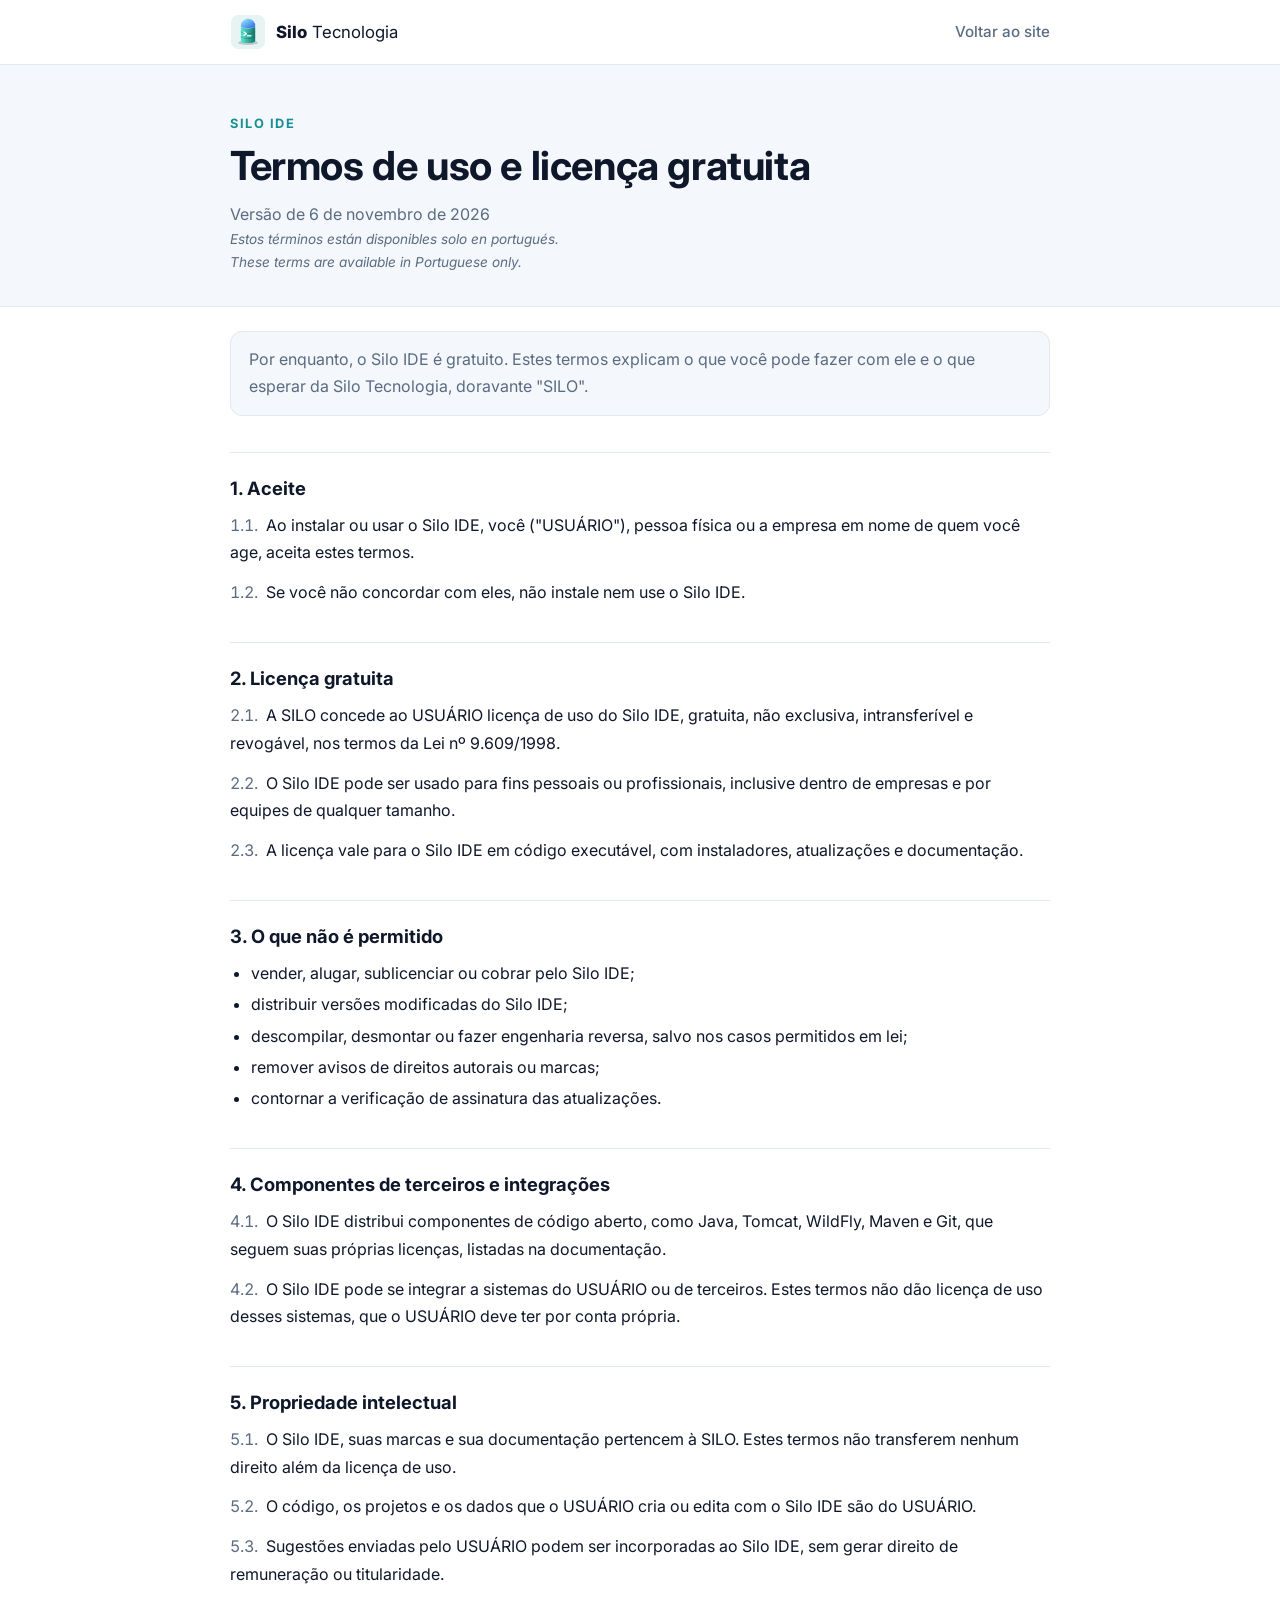
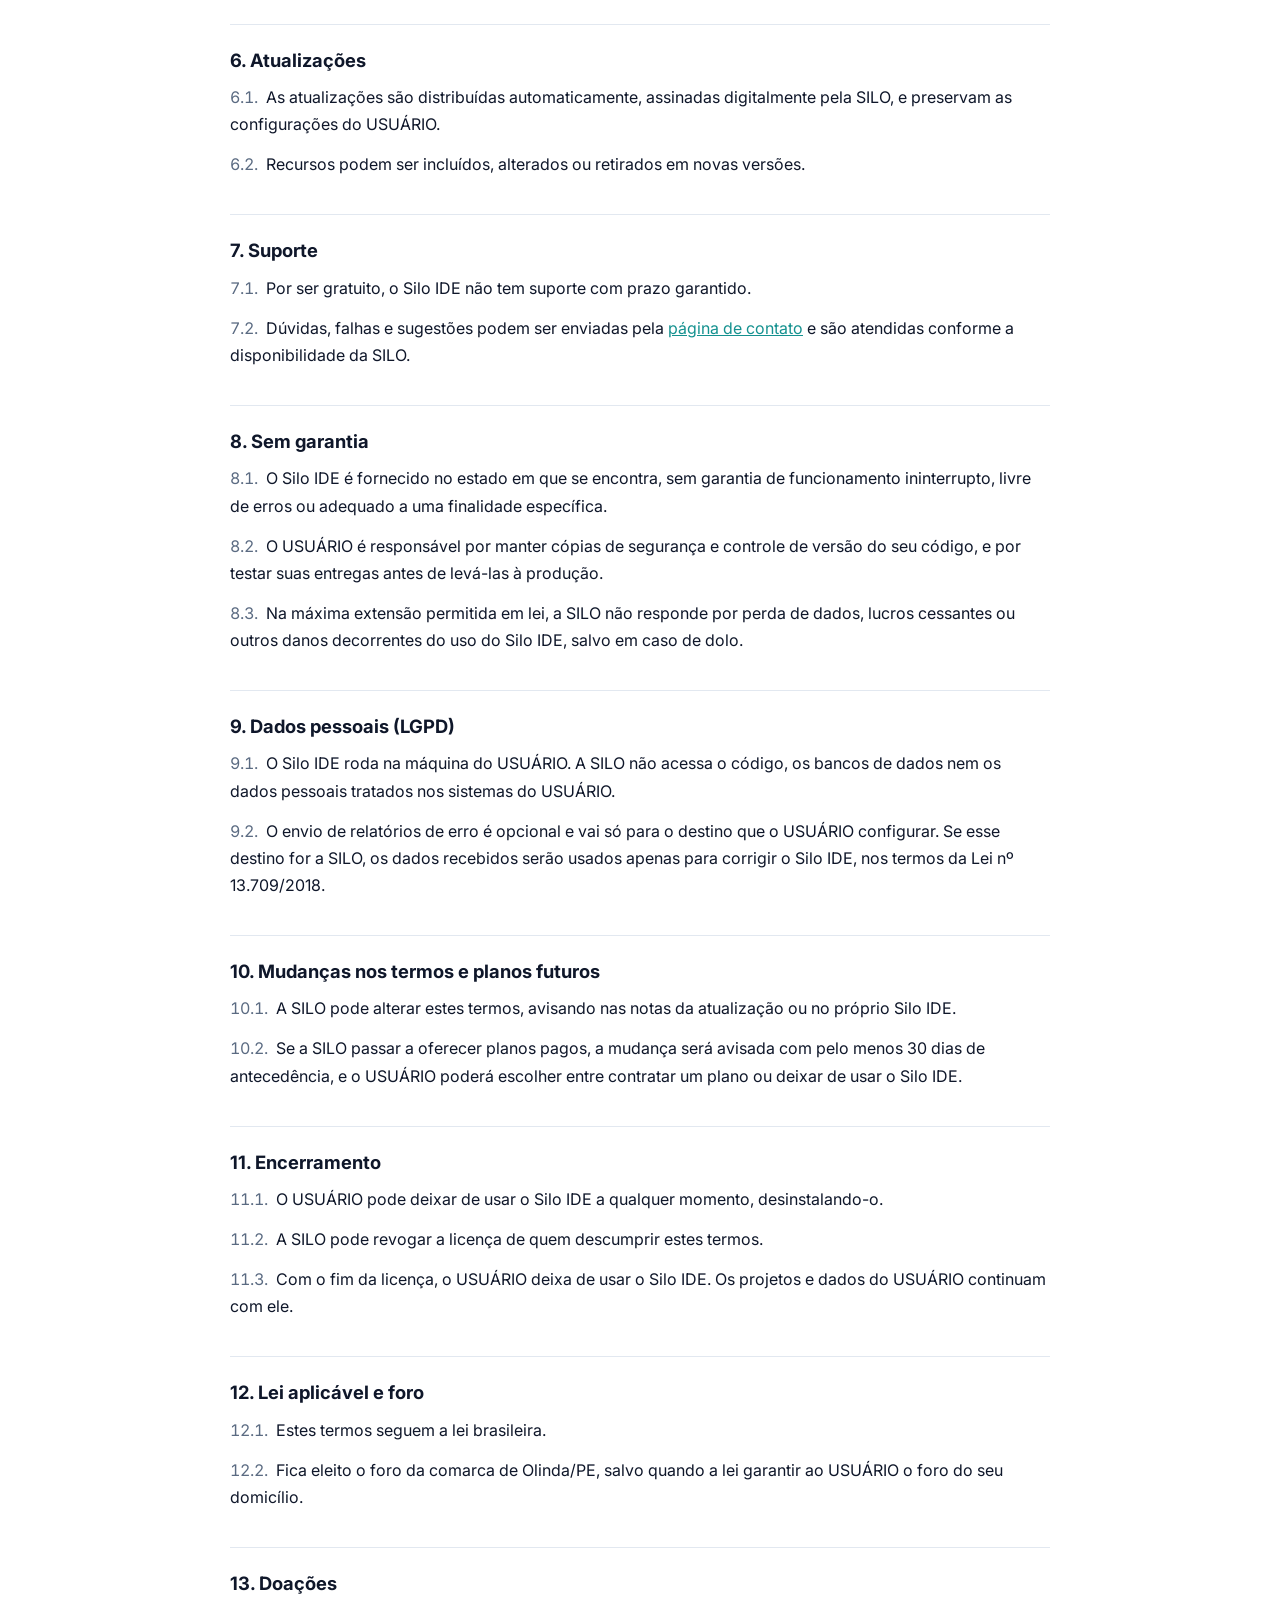
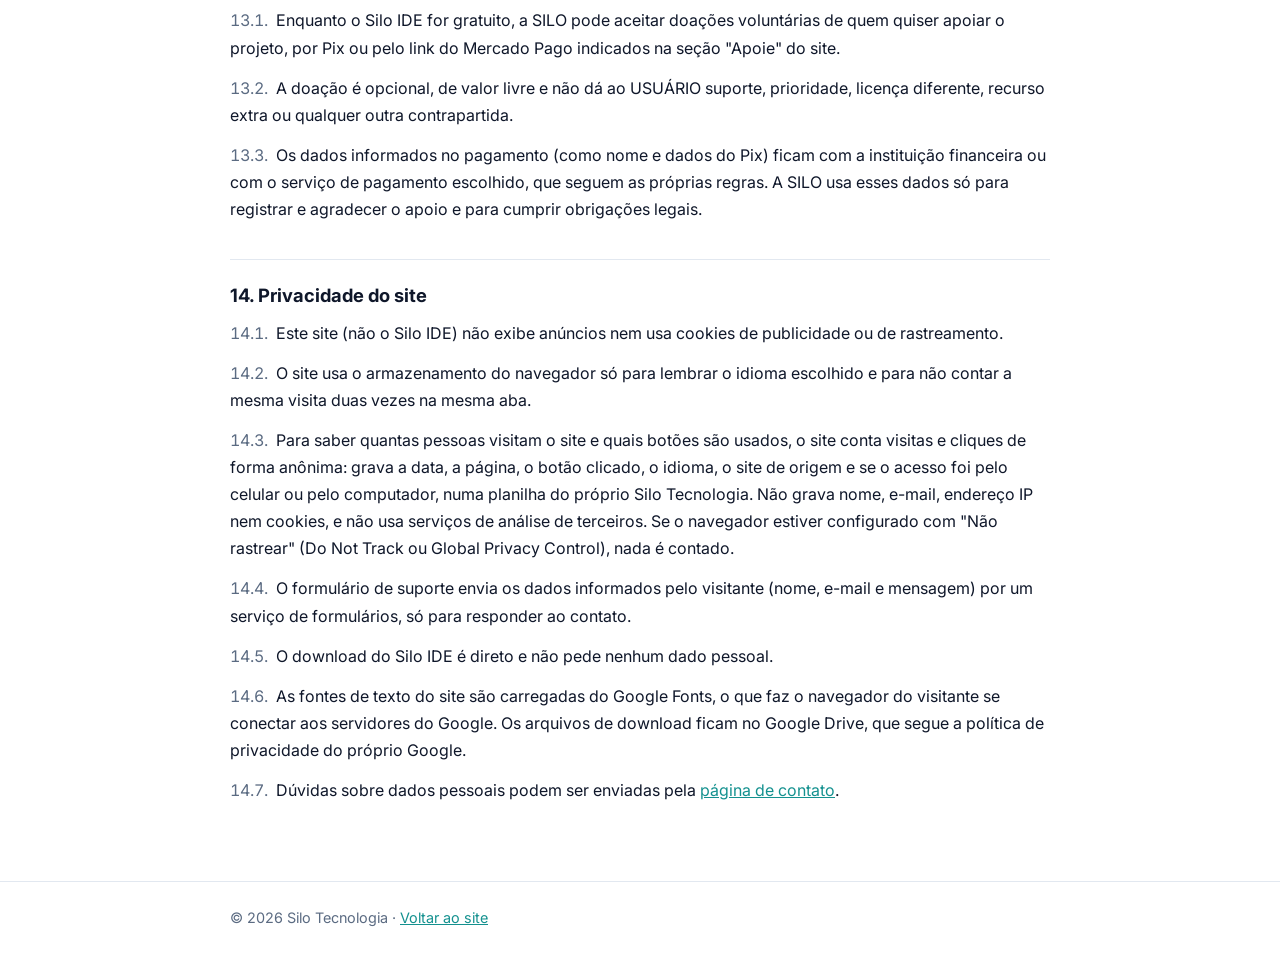
<file: termos.html>
<!doctype html>
<html lang="pt-BR">
<head>
  <meta charset="utf-8">
  <meta name="viewport" content="width=device-width, initial-scale=1">
  <title>Termos de uso | Silo IDE</title>
  <meta name="description" content="Termos de uso e licença gratuita do Silo IDE.">
  <meta name="theme-color" content="#0f172a">
  <link rel="icon" type="image/png" sizes="32x32" href="assets/favicon-32.png?v=13">
  <link rel="preconnect" href="https://fonts.googleapis.com">
  <link rel="preconnect" href="https://fonts.gstatic.com" crossorigin>
  <link href="https://fonts.googleapis.com/css2?family=Inter:wght@400;500;600;700;800&display=swap" rel="stylesheet">
  <style>
    :root { --bg:#ffffff; --bg-alt:#f4f7fb; --ink:#0f172a; --muted:#5b6b82; --line:#e2e8f0; --teal:#14918f; --grad:linear-gradient(135deg,#14918f 0%,#2563eb 100%); color-scheme:light; }
    @media (prefers-color-scheme: dark) { :root { --bg:#0b1220; --bg-alt:#0f1a2e; --ink:#e6edf7; --muted:#93a3bb; --line:#1f2c44; --teal:#2fb8b5; color-scheme:dark; } }
    * { box-sizing:border-box; }
    body { margin:0; background:var(--bg); color:var(--ink); font:16px/1.7 Inter, system-ui, -apple-system, "Segoe UI", Roboto, sans-serif; -webkit-font-smoothing:antialiased; }
    a { color:var(--teal); }
    .wrap { width:min(820px, 100% - 32px); margin-inline:auto; }
    .topbar { position:sticky; top:0; z-index:10; background:color-mix(in srgb, var(--bg) 85%, transparent); backdrop-filter:saturate(160%) blur(10px); border-bottom:1px solid var(--line); }
    .topbar-inner { display:flex; align-items:center; justify-content:space-between; gap:16px; height:64px; }
    .brand { display:flex; align-items:center; gap:10px; text-decoration:none; color:var(--ink); font-size:1.05rem; }
    .brand img { width:36px; height:36px; }
    .brand strong { font-weight:800; }
    .back { color:var(--muted); text-decoration:none; font-weight:500; font-size:.95rem; }
    .back:hover { color:var(--ink); }
    header.page { background:var(--bg-alt); border-bottom:1px solid var(--line); padding:48px 0 32px; }
    .eyebrow { margin:0 0 8px; font-size:.8rem; font-weight:700; letter-spacing:.12em; text-transform:uppercase; background:var(--grad); -webkit-background-clip:text; background-clip:text; color:transparent; }
    h1 { font-size:clamp(1.8rem, 4vw, 2.5rem); line-height:1.15; margin:0 0 12px; letter-spacing:-.01em; }
    .meta { color:var(--muted); margin:0; }
    .lang-note { font-size:.85rem; font-style:italic; }
    main { padding:24px 0 64px; }
    h2 { font-size:1.15rem; margin:36px 0 8px; padding-top:20px; border-top:1px solid var(--line); }
    main p, main li { color:var(--ink); }
    p { margin:0 0 .8em; }
    ul { padding-left:1.3em; margin:0 0 1em; }
    li { margin:.25em 0; }
    .num { color:var(--muted); font-variant-numeric:tabular-nums; margin-right:4px; }
    .note { background:var(--bg-alt); border:1px solid var(--line); border-radius:12px; padding:14px 18px; color:var(--muted); }
    footer { border-top:1px solid var(--line); padding:24px 0; color:var(--muted); font-size:.9rem; }
  </style>
</head>
<body>
  <div class="topbar">
    <div class="wrap topbar-inner">
      <a class="brand" href="index.html" aria-label="Silo Tecnologia, página inicial">
        <img src="assets/marca.png?v=13" alt="" width="36" height="36">
        <span><strong>Silo</strong> Tecnologia</span>
      </a>
      <a class="back" href="index.html">Voltar ao site</a>
    </div>
  </div>

  <header class="page">
    <div class="wrap">
      <p class="eyebrow">Silo IDE</p>
      <h1>Termos de uso e licença gratuita</h1>
      <p class="meta">Versão de 6 de novembro de 2026</p>
      <p class="meta lang-note" lang="es">Estos términos están disponibles solo en portugués.</p>
      <p class="meta lang-note" lang="en">These terms are available in Portuguese only.</p>
    </div>
  </header>

  <main class="wrap">
    <p class="note">Por enquanto, o Silo IDE é gratuito. Estes termos explicam o que você pode fazer com ele e o que esperar da Silo Tecnologia, doravante "SILO".</p>

    <h2>1. Aceite</h2>
    <p><span class="num">1.1.</span> Ao instalar ou usar o Silo IDE, você ("USUÁRIO"), pessoa física ou a empresa em nome de quem você age, aceita estes termos.</p>
    <p><span class="num">1.2.</span> Se você não concordar com eles, não instale nem use o Silo IDE.</p>

    <h2>2. Licença gratuita</h2>
    <p><span class="num">2.1.</span> A SILO concede ao USUÁRIO licença de uso do Silo IDE, gratuita, não exclusiva, intransferível e revogável, nos termos da Lei nº 9.609/1998.</p>
    <p><span class="num">2.2.</span> O Silo IDE pode ser usado para fins pessoais ou profissionais, inclusive dentro de empresas e por equipes de qualquer tamanho.</p>
    <p><span class="num">2.3.</span> A licença vale para o Silo IDE em código executável, com instaladores, atualizações e documentação.</p>

    <h2>3. O que não é permitido</h2>
    <ul>
      <li>vender, alugar, sublicenciar ou cobrar pelo Silo IDE;</li>
      <li>distribuir versões modificadas do Silo IDE;</li>
      <li>descompilar, desmontar ou fazer engenharia reversa, salvo nos casos permitidos em lei;</li>
      <li>remover avisos de direitos autorais ou marcas;</li>
      <li>contornar a verificação de assinatura das atualizações.</li>
    </ul>

    <h2>4. Componentes de terceiros e integrações</h2>
    <p><span class="num">4.1.</span> O Silo IDE distribui componentes de código aberto, como Java, Tomcat, WildFly, Maven e Git, que seguem suas próprias licenças, listadas na documentação.</p>
    <p><span class="num">4.2.</span> O Silo IDE pode se integrar a sistemas do USUÁRIO ou de terceiros. Estes termos não dão licença de uso desses sistemas, que o USUÁRIO deve ter por conta própria.</p>

    <h2>5. Propriedade intelectual</h2>
    <p><span class="num">5.1.</span> O Silo IDE, suas marcas e sua documentação pertencem à SILO. Estes termos não transferem nenhum direito além da licença de uso.</p>
    <p><span class="num">5.2.</span> O código, os projetos e os dados que o USUÁRIO cria ou edita com o Silo IDE são do USUÁRIO.</p>
    <p><span class="num">5.3.</span> Sugestões enviadas pelo USUÁRIO podem ser incorporadas ao Silo IDE, sem gerar direito de remuneração ou titularidade.</p>

    <h2>6. Atualizações</h2>
    <p><span class="num">6.1.</span> As atualizações são distribuídas automaticamente, assinadas digitalmente pela SILO, e preservam as configurações do USUÁRIO.</p>
    <p><span class="num">6.2.</span> Recursos podem ser incluídos, alterados ou retirados em novas versões.</p>

    <h2>7. Suporte</h2>
    <p><span class="num">7.1.</span> Por ser gratuito, o Silo IDE não tem suporte com prazo garantido.</p>
    <p><span class="num">7.2.</span> Dúvidas, falhas e sugestões podem ser enviadas pela <a href="index.html#contato">página de contato</a> e são atendidas conforme a disponibilidade da SILO.</p>

    <h2>8. Sem garantia</h2>
    <p><span class="num">8.1.</span> O Silo IDE é fornecido no estado em que se encontra, sem garantia de funcionamento ininterrupto, livre de erros ou adequado a uma finalidade específica.</p>
    <p><span class="num">8.2.</span> O USUÁRIO é responsável por manter cópias de segurança e controle de versão do seu código, e por testar suas entregas antes de levá-las à produção.</p>
    <p><span class="num">8.3.</span> Na máxima extensão permitida em lei, a SILO não responde por perda de dados, lucros cessantes ou outros danos decorrentes do uso do Silo IDE, salvo em caso de dolo.</p>

    <h2>9. Dados pessoais (LGPD)</h2>
    <p><span class="num">9.1.</span> O Silo IDE roda na máquina do USUÁRIO. A SILO não acessa o código, os bancos de dados nem os dados pessoais tratados nos sistemas do USUÁRIO.</p>
    <p><span class="num">9.2.</span> O envio de relatórios de erro é opcional e vai só para o destino que o USUÁRIO configurar. Se esse destino for a SILO, os dados recebidos serão usados apenas para corrigir o Silo IDE, nos termos da Lei nº 13.709/2018.</p>

    <h2>10. Mudanças nos termos e planos futuros</h2>
    <p><span class="num">10.1.</span> A SILO pode alterar estes termos, avisando nas notas da atualização ou no próprio Silo IDE.</p>
    <p><span class="num">10.2.</span> Se a SILO passar a oferecer planos pagos, a mudança será avisada com pelo menos 30 dias de antecedência, e o USUÁRIO poderá escolher entre contratar um plano ou deixar de usar o Silo IDE.</p>

    <h2>11. Encerramento</h2>
    <p><span class="num">11.1.</span> O USUÁRIO pode deixar de usar o Silo IDE a qualquer momento, desinstalando-o.</p>
    <p><span class="num">11.2.</span> A SILO pode revogar a licença de quem descumprir estes termos.</p>
    <p><span class="num">11.3.</span> Com o fim da licença, o USUÁRIO deixa de usar o Silo IDE. Os projetos e dados do USUÁRIO continuam com ele.</p>

    <h2>12. Lei aplicável e foro</h2>
    <p><span class="num">12.1.</span> Estes termos seguem a lei brasileira.</p>
    <p><span class="num">12.2.</span> Fica eleito o foro da comarca de Olinda/PE, salvo quando a lei garantir ao USUÁRIO o foro do seu domicílio.</p>

    <h2 id="doacoes">13. Doações</h2>
    <p><span class="num">13.1.</span> Enquanto o Silo IDE for gratuito, a SILO pode aceitar doações voluntárias de quem quiser apoiar o projeto, por Pix ou pelo link do Mercado Pago indicados na seção "Apoie" do site.</p>
    <p><span class="num">13.2.</span> A doação é opcional, de valor livre e não dá ao USUÁRIO suporte, prioridade, licença diferente, recurso extra ou qualquer outra contrapartida.</p>
    <p><span class="num">13.3.</span> Os dados informados no pagamento (como nome e dados do Pix) ficam com a instituição financeira ou com o serviço de pagamento escolhido, que seguem as próprias regras. A SILO usa esses dados só para registrar e agradecer o apoio e para cumprir obrigações legais.</p>

    <h2 id="privacidade">14. Privacidade do site</h2>
    <p><span class="num">14.1.</span> Este site (não o Silo IDE) não exibe anúncios nem usa cookies de publicidade ou de rastreamento.</p>
    <p><span class="num">14.2.</span> O site usa o armazenamento do navegador só para lembrar o idioma escolhido e para não contar a mesma visita duas vezes na mesma aba.</p>
    <p><span class="num">14.3.</span> Para saber quantas pessoas visitam o site e quais botões são usados, o site conta visitas e cliques de forma anônima: grava a data, a página, o botão clicado, o idioma, o site de origem e se o acesso foi pelo celular ou pelo computador, numa planilha do próprio Silo Tecnologia. Não grava nome, e-mail, endereço IP nem cookies, e não usa serviços de análise de terceiros. Se o navegador estiver configurado com "Não rastrear" (Do Not Track ou Global Privacy Control), nada é contado.</p>
    <p><span class="num">14.4.</span> O formulário de suporte envia os dados informados pelo visitante (nome, e-mail e mensagem) por um serviço de formulários, só para responder ao contato.</p>
    <p><span class="num">14.5.</span> O download do Silo IDE é direto e não pede nenhum dado pessoal.</p>
    <p><span class="num">14.6.</span> As fontes de texto do site são carregadas do Google Fonts, o que faz o navegador do visitante se conectar aos servidores do Google. Os arquivos de download ficam no Google Drive, que segue a política de privacidade do próprio Google.</p>
    <p><span class="num">14.7.</span> Dúvidas sobre dados pessoais podem ser enviadas pela <a href="index.html#contato">página de contato</a>.</p>
  </main>

  <footer>
    <div class="wrap">© 2026 Silo Tecnologia · <a href="index.html">Voltar ao site</a></div>
  </footer>
  <script src="config.js?v=4.0.0c"></script>
  <script src="contador.js?v=1"></script>
</body>
</html>
</file>
<file: styles.css>
:root {
  --bg: #ffffff;
  --bg-alt: #f4f7fb;
  --ink: #0f172a;
  --muted: #5b6b82;
  --line: #e2e8f0;
  --teal: #14918f;
  --blue: #2563eb;
  --grad: linear-gradient(135deg, #14918f 0%, #2563eb 100%);
  --card: #ffffff;
  --shadow: 0 1px 2px rgba(15, 23, 42, .05), 0 8px 24px rgba(15, 23, 42, .06);
  --radius: 14px;
  color-scheme: light;
}
@media (prefers-color-scheme: dark) {
  :root {
    --bg: #0b1220;
    --bg-alt: #0f1a2e;
    --ink: #e6edf7;
    --muted: #93a3bb;
    --line: #1f2c44;
    --card: #111c31;
    --shadow: 0 1px 2px rgba(0, 0, 0, .3), 0 8px 24px rgba(0, 0, 0, .25);
    color-scheme: dark;
  }
}

* { box-sizing: border-box; }
html { scroll-behavior: smooth; scroll-padding-top: 76px; }
body {
  margin: 0;
  background: var(--bg);
  color: var(--ink);
  font: 16px/1.6 Inter, system-ui, -apple-system, "Segoe UI", Roboto, sans-serif;
  -webkit-font-smoothing: antialiased;
}
[hidden] { display: none !important; }
img { max-width: 100%; display: block; }
a { color: inherit; }
h1, h2, h3 { line-height: 1.2; margin: 0 0 .5em; letter-spacing: -.01em; }
h2 { font-size: clamp(1.6rem, 3vw, 2.2rem); }
h3 { font-size: 1.05rem; }
p { margin: 0 0 1em; }
.wrap { width: min(1160px, 100% - 32px); margin-inline: auto; }
.narrow { width: min(820px, 100% - 32px); }
.muted { color: var(--muted); }

/* Topbar */
.topbar {
  position: sticky; top: 0; z-index: 20;
  background: color-mix(in srgb, var(--bg) 85%, transparent);
  backdrop-filter: saturate(160%) blur(10px);
  border-bottom: 1px solid var(--line);
}
.topbar-inner { display: flex; align-items: center; gap: 24px; height: 64px; }
.brand { display: flex; align-items: center; gap: 10px; text-decoration: none; font-size: 1.05rem; }
.brand strong { font-weight: 800; }
.nav { display: flex; gap: 22px; margin-left: auto; }
.nav a { text-decoration: none; color: var(--muted); font-weight: 500; font-size: .95rem; }
.nav a:hover { color: var(--ink); }
.topbar-actions { display: flex; align-items: center; gap: 10px; }
.lang { display: flex; border: 1px solid var(--line); border-radius: 999px; padding: 2px; }
.lang button {
  border: 0; background: none; color: var(--muted); font: 600 .75rem Inter, sans-serif;
  padding: 5px 9px; border-radius: 999px; cursor: pointer;
}
.lang button[aria-pressed="true"] { background: var(--ink); color: var(--bg); }
.menu-btn { display: none; background: none; border: 0; padding: 8px; cursor: pointer; }
.menu-btn span { display: block; width: 20px; height: 2px; background: var(--ink); margin: 4px 0; border-radius: 2px; }

/* Buttons */
.btn {
  display: inline-flex; align-items: center; gap: 10px;
  padding: 13px 22px; border-radius: 12px; font-weight: 600; text-decoration: none;
  border: 1px solid transparent; transition: transform .15s, box-shadow .15s, opacity .15s;
}
.btn svg { width: 20px; height: 20px; }
.btn:hover { transform: translateY(-1px); }
.btn-primary { background: var(--grad); color: #fff; box-shadow: 0 8px 22px rgba(37, 99, 235, .3); }
.btn-ghost { border-color: var(--line); color: var(--ink); }
.btn-light { background: #fff; color: #0f3d73; }
.btn-outline-light { border-color: rgba(255, 255, 255, .35); color: #fff; }
.btn.is-disabled { opacity: .55; cursor: not-allowed; transform: none; box-shadow: none; }

/* Hero */
.hero {
  position: relative; overflow: hidden; padding: 72px 0 56px;
  background:
    radial-gradient(600px 300px at 85% 10%, rgba(37, 99, 235, .14), transparent 70%),
    radial-gradient(500px 300px at 10% 90%, rgba(20, 145, 143, .12), transparent 70%);
}
.hero-grid { display: grid; grid-template-columns: 1.05fr 1fr; gap: 56px; align-items: center; }
.eyebrow {
  display: inline-flex; align-items: center; gap: 6px; font-size: .85rem; font-weight: 600;
  padding: 6px 12px; border: 1px solid var(--line); border-radius: 999px; background: var(--card);
}
.dot { width: 8px; height: 8px; border-radius: 50%; background: var(--teal); box-shadow: 0 0 0 4px rgba(20, 145, 143, .18); }
.hero h1 { font-size: clamp(2rem, 4.6vw, 3.3rem); font-weight: 800; margin-top: 18px; letter-spacing: -.025em; }
.lead { font-size: 1.12rem; color: var(--muted); max-width: 560px; }
.cta-row { display: flex; flex-wrap: wrap; gap: 12px; margin: 26px 0 14px; }
.meta { font-size: .88rem; color: var(--muted); }
.update-note-hero {
  margin: 12px 0 0; max-width: 560px; font-size: .9rem; color: var(--ink);
  padding: 10px 14px; border: 1px solid color-mix(in srgb, var(--teal) 45%, var(--line));
  border-left: 4px solid var(--teal); border-radius: 10px;
  background: color-mix(in srgb, var(--teal) 8%, var(--card));
}

.hero-visual { position: relative; }
.window {
  border-radius: 14px; overflow: hidden; background: #0e1626; color: #cbd5e1;
  box-shadow: 0 30px 60px rgba(15, 23, 42, .28); border: 1px solid #1e2a40;
  font: 12.5px/1.6 "JetBrains Mono", Consolas, monospace;
}
.window-bar { display: flex; align-items: center; gap: 6px; padding: 10px 14px; background: #121c2f; border-bottom: 1px solid #1e2a40; }
.window-bar i { width: 10px; height: 10px; border-radius: 50%; background: #334155; }
.window-bar span { margin-left: 10px; color: #8193ad; font-family: Inter, sans-serif; font-size: 12px; }
.window-body { display: grid; grid-template-columns: 170px 1fr; min-height: 290px; }
.side { background: #0b1322; padding: 12px; border-right: 1px solid #1e2a40; font-size: 11.5px; }
.side b { display: block; color: #64748b; font-size: 10px; letter-spacing: .08em; margin: 4px 0 6px; }
.side b + p { margin-top: 0; }
.side p { margin: 0; white-space: nowrap; color: #94a3b8; }
.side p.on { color: #e2e8f0; }
.side b:not(:first-child) { margin-top: 14px; }
.code { display: flex; flex-direction: column; min-width: 0; }
.tabs { display: flex; border-bottom: 1px solid #1e2a40; font-size: 11px; overflow: hidden; }
.tabs span { padding: 7px 12px; color: #64748b; border-right: 1px solid #1e2a40; white-space: nowrap; }
.tabs span.on { color: #e2e8f0; background: #0e1626; box-shadow: inset 0 -2px 0 #22a5a2; }
.code pre { margin: 0; padding: 14px 16px; flex: 1; overflow: hidden; }
.k { color: #7aa2ff; } .t { color: #3fd0c9; } .f { color: #f0c674; }
.status { display: flex; gap: 8px; align-items: center; padding: 6px 12px; border-top: 1px solid #1e2a40; font-size: 11px; color: #94a3b8; background: #121c2f; }
.status em { margin-left: auto; font-style: normal; color: #64748b; }
.ok { color: #34d399; }
.float-card {
  position: absolute; background: var(--card); color: var(--ink); border: 1px solid var(--line);
  border-radius: 12px; padding: 10px 14px; box-shadow: var(--shadow); font-size: .85rem; min-width: 150px;
}
.float-card small { display: block; color: var(--muted); font-size: .72rem; }
.float-card strong { font-size: 1rem; }
.float-card em { font-style: normal; color: var(--muted); margin-left: 6px; font-size: .78rem; }
.float-card.mem { left: -26px; bottom: -22px; }
.float-card.api { right: -18px; top: -18px; }
.float-card.db { left: -34px; top: 26%; }
.float-card.web { right: -22px; bottom: 18%; }
.shot {
  margin: 0; border-radius: 14px; overflow: hidden; border: 1px solid #1e2a40; background: #141a33;
  box-shadow: 0 30px 60px rgba(15, 23, 42, .28);
}
.shot img { display: block; width: 100%; height: auto; }
.checks { list-style: none; padding: 0; margin: 18px 0 0; display: grid; gap: 10px; }
.checks li { position: relative; padding-left: 28px; color: var(--ink); }
.checks li::before {
  content: ""; position: absolute; left: 0; top: .3em; width: 18px; height: 18px; border-radius: 50%;
  background: color-mix(in srgb, var(--teal) 16%, transparent);
  box-shadow: inset 0 0 0 1.5px var(--teal);
}
.checks li::after {
  content: ""; position: absolute; left: 6px; top: calc(.3em + 4px); width: 5px; height: 8px;
  border: solid var(--teal); border-width: 0 2px 2px 0; transform: rotate(45deg);
}
.visual-col { grid-template-columns: 1fr 1.25fr; }
.bar { height: 6px; border-radius: 4px; background: var(--line); margin-top: 6px; overflow: hidden; }
.bar span { display: block; width: 28%; height: 100%; background: var(--grad); }

/* Pillars */
.pillars { display: grid; grid-template-columns: repeat(4, 1fr); gap: 18px; margin-top: 40px; position: relative; z-index: 1; }
.pillar { background: var(--card); border: 1px solid var(--line); border-radius: var(--radius); padding: 22px; box-shadow: var(--shadow); }
.pillar p { color: var(--muted); font-size: .94rem; margin: 0; }
.ico { width: 44px; height: 44px; border-radius: 12px; background: var(--grad); display: grid; place-items: center; margin-bottom: 14px; }
.ico svg { width: 22px; height: 22px; fill: none; stroke: #fff; stroke-width: 2; stroke-linecap: round; stroke-linejoin: round; }

/* Perf band */
.perf { margin-top: 72px; background: var(--grad); color: #fff; padding: 56px 0; }
.perf-grid { display: grid; grid-template-columns: 1.1fr 1fr; gap: 48px; align-items: center; }
.perf p { color: rgba(255, 255, 255, .88); font-size: 1.05rem; margin: 0; }
.stats { list-style: none; margin: 0; padding: 0; display: grid; gap: 14px; }
.stats li { display: flex; align-items: baseline; gap: 14px; background: rgba(255, 255, 255, .1); border: 1px solid rgba(255, 255, 255, .18); border-radius: 12px; padding: 14px 18px; }
.stats strong { font-size: 1.6rem; font-weight: 800; min-width: 130px; white-space: nowrap; }
.stats span { color: rgba(255, 255, 255, .9); }

/* Sections */
.section { padding: 80px 0; }
.section.alt { background: var(--bg-alt); }
.section-head { margin-bottom: 32px; }
.kicker { color: var(--teal); font-weight: 700; text-transform: uppercase; letter-spacing: .08em; font-size: .8rem; margin-bottom: 6px; }
@media (prefers-color-scheme: dark) { .kicker { color: #3fd0c9; } }
.grid { display: grid; grid-template-columns: repeat(3, 1fr); gap: 16px; }
.grid + .muted { margin-top: 20px; }
.card { background: var(--card); border: 1px solid var(--line); border-radius: var(--radius); padding: 20px 22px; }
.card h3 { position: relative; padding-left: 16px; }
.card h3::before { content: ""; position: absolute; left: 0; top: .35em; width: 6px; height: 6px; border-radius: 2px; background: var(--grad); }
.card p { color: var(--muted); font-size: .94rem; margin: 0; }

.two-col { display: grid; grid-template-columns: 1fr 1.2fr; gap: 48px; align-items: center; }
.req { width: 100%; border-collapse: collapse; background: var(--card); border: 1px solid var(--line); border-radius: var(--radius); overflow: hidden; }
.req th, .req td { text-align: left; padding: 14px 18px; border-bottom: 1px solid var(--line); vertical-align: top; }
.req tr:last-child th, .req tr:last-child td { border-bottom: 0; }
.req th { width: 34%; color: var(--muted); font-weight: 600; }

.steps { list-style: none; counter-reset: s; padding: 0; margin: 0; display: grid; grid-template-columns: repeat(5, 1fr); gap: 16px; }
.steps li { counter-increment: s; background: var(--card); border: 1px solid var(--line); border-radius: var(--radius); padding: 20px; }
.steps li::before {
  content: counter(s); display: grid; place-items: center; width: 34px; height: 34px; border-radius: 50%;
  background: var(--grad); color: #fff; font-weight: 700; margin-bottom: 12px;
}
.steps p { color: var(--muted); font-size: .92rem; margin: 0; }

.download { background: #0f172a; color: #fff; padding: 48px 0; }
.download-inner { display: flex; flex-wrap: wrap; align-items: center; gap: 16px 28px; }
.download-inner > div { flex: 1 1 320px; }
.download-inner .btn { flex-shrink: 0; }
.download h2 { margin-bottom: 4px; }
.download p { margin: 0; color: #a9b8cf; }
.download .note { margin-top: 6px; color: #fcd34d; }
.download .note-how { margin-top: 6px; color: #e2e8f0; }
.download .update-note { margin-top: 6px; color: #7ee7e1; }

.dl-dialog { width: min(480px, calc(100vw - 32px)); padding: 0; border: 1px solid var(--line); border-radius: var(--radius); background: var(--card); color: var(--ink); box-shadow: var(--shadow); }
.dl-dialog::backdrop { background: rgba(15, 23, 42, .55); }
.dl-dialog form { padding: 24px; }
.dl-dialog h3 { margin: 0; }
.dl-dialog p { margin: 0; }
.dl-dialog .terms-note { font-size: .85rem; }
.dl-dialog .terms-note a { color: var(--blue); }
.dl-actions { display: flex; flex-wrap: wrap; gap: 10px; }
.dl-dialog .btn-ghost { background: transparent; border: 1px solid var(--line); color: var(--ink); }
.dl-dialog .form-status:empty { display: none; }
@media (prefers-color-scheme: dark) { .dl-dialog .terms-note a { color: #7dd3fc; } }

details { border: 1px solid var(--line); border-radius: 12px; background: var(--card); margin-bottom: 10px; }
summary { cursor: pointer; list-style: none; padding: 16px 20px; font-weight: 600; display: flex; justify-content: space-between; gap: 16px; }
summary::-webkit-details-marker { display: none; }
summary::after { content: "+"; color: var(--teal); font-size: 1.3rem; line-height: 1; }
details[open] summary::after { content: "–"; }
details p { padding: 0 20px 16px; margin: 0; color: var(--muted); }

.contact { display: grid; grid-template-columns: 1fr 1.3fr; gap: 40px; align-items: center; }
.contact-box { background: var(--card); border: 1px solid var(--line); border-radius: var(--radius); padding: 24px; }
.contact-box p { margin: 0; }
.support-form { display: grid; gap: 14px; }
.support-form label { display: grid; gap: 6px; font-size: .88rem; font-weight: 600; }
.support-form input, .support-form select, .support-form textarea {
  font: 400 .95rem Inter, system-ui, sans-serif; color: var(--ink); background: var(--bg);
  border: 1px solid var(--line); border-radius: 10px; padding: 10px 12px; width: 100%;
}
.support-form textarea { resize: vertical; min-height: 120px; }
.support-form input:focus, .support-form select:focus, .support-form textarea:focus { outline: 2px solid var(--blue); outline-offset: 1px; border-color: transparent; }
.support-form button { justify-self: start; border: 0; cursor: pointer; font: 600 1rem Inter, sans-serif; }
.support-form :disabled { opacity: .55; cursor: not-allowed; }
.row2 { display: grid; grid-template-columns: 1fr 1fr; gap: 14px; }
.hp { position: absolute; left: -9999px; }
.form-status { font-size: .9rem; min-height: 1.2em; }
.form-status.ok { color: #059669; }
.form-status.err { color: #dc2626; }
.small { font-size: .88rem; }

.footer { border-top: 1px solid var(--line); padding: 26px 0; color: var(--muted); font-size: .9rem; }
.footer-inner { display: flex; align-items: center; gap: 12px; flex-wrap: wrap; }
.footer-link { margin-left: auto; color: var(--muted); }
.footer-link:hover, .footer-link2:hover { color: var(--ink); }
.footer-link2 { color: var(--muted); }
.table-scroll { overflow-x: auto; border: 1px solid var(--line); border-radius: var(--radius); background: var(--card); }
.versions { width: 100%; border-collapse: collapse; min-width: 640px; }
.versions th, .versions td { text-align: left; padding: 13px 18px; border-bottom: 1px solid var(--line); white-space: nowrap; }
.versions thead th { color: var(--muted); font-size: .8rem; text-transform: uppercase; letter-spacing: .06em; background: var(--bg-alt); }
.versions tbody tr:last-child th, .versions tbody tr:last-child td { border-bottom: 0; }
.versions a { color: var(--blue); font-weight: 600; text-decoration: none; }
.versions a:hover { text-decoration: underline; }
.tag { display: inline-block; margin-left: 8px; padding: 1px 8px; border-radius: 999px; background: var(--grad); color: #fff; font-size: .72rem; font-weight: 700; vertical-align: middle; }
.versions-more { margin-top: 18px; }
@media (prefers-color-scheme: dark) { .versions a { color: #7dd3fc; } }
.download .terms-note { margin-top: 6px; font-size: .88rem; }
.download .terms-note a { color: #7dd3fc; }

/* Responsive */
/* Produtos */
.products { display: grid; grid-template-columns: repeat(2, 1fr); gap: 18px; }
.products > .product:only-child { grid-column: 1 / -1; }
.product { display: flex; gap: 18px; align-items: flex-start; background: var(--card); border: 1px solid var(--line); border-radius: var(--radius); padding: 22px; box-shadow: var(--shadow); }
.product img { width: 64px; height: 64px; border-radius: 16px; flex: none; }
.product h3 { display: flex; align-items: center; gap: 10px; flex-wrap: wrap; font-size: 1.2rem; }
.product p { color: var(--muted); font-size: .95rem; margin: 0 0 .6em; }
.product .product-meta { font-size: .85rem; }
.product-link { color: var(--blue); font-weight: 600; text-decoration: none; }
.product-link:hover { text-decoration: underline; }
.tag { font-size: .72rem; font-weight: 700; text-transform: uppercase; letter-spacing: .06em; padding: 3px 8px; border-radius: 999px; background: color-mix(in srgb, var(--teal) 14%, transparent); color: var(--teal); }
@media (prefers-color-scheme: dark) { .product-link { color: #7dd3fc; } .tag { color: #3fd0c9; } }
@media (max-width: 760px) { .products { grid-template-columns: 1fr; } }

@media (max-width: 1000px) {
  .hero-grid, .perf-grid, .two-col, .contact { grid-template-columns: 1fr; }
  .hero-visual { max-width: 620px; margin: 10px auto 0; width: 100%; }
  .pillars { grid-template-columns: repeat(2, 1fr); }
  .grid { grid-template-columns: repeat(2, 1fr); }
  .steps { grid-template-columns: repeat(2, 1fr); }
}
@media (max-width: 760px) {
  .nav {
    display: none; position: absolute; top: 64px; left: 0; right: 0; flex-direction: column; gap: 0;
    background: var(--bg); border-bottom: 1px solid var(--line); padding: 8px 16px;
  }
  .nav.open { display: flex; }
  .nav a { padding: 12px 0; border-bottom: 1px solid var(--line); }
  .nav a:last-child { border-bottom: 0; }
  .topbar-actions { margin-left: auto; }
  .menu-btn { display: block; }
  .hero { padding-top: 44px; }
  .window-body { grid-template-columns: 1fr; }
  .side { display: none; }
  .status em { display: none; }
  .float-card.mem { left: 8px; bottom: -26px; }
  .float-card.api { right: 8px; top: -26px; }
  .float-card.db, .float-card.web { display: none; }
  .pillars, .grid, .steps, .row2 { grid-template-columns: 1fr; }
  .download-inner { flex-direction: column; text-align: center; }
  .download-inner img { width: 64px; height: 64px; }
  .section { padding: 60px 0; }
  .stats strong { min-width: 96px; font-size: 1.2rem; }
}

/* Notas da versão */
.rn-head { background: var(--bg-alt); border-bottom: 1px solid var(--line); padding: 48px 0 28px; }
.rn-head h1 { font-size: clamp(1.8rem, 4vw, 2.5rem); }
.rn-lang:empty { display: none; }
.release-notes { padding: 24px 0 72px; }
.release-notes h2 { font-size: 1.5rem; margin: 40px 0 6px; padding-top: 24px; border-top: 1px solid var(--line); scroll-margin-top: 80px; }
.release-notes h2 + p strong { color: var(--teal); }
.release-notes ul { padding-left: 1.2em; margin: 0 0 1em; }
.release-notes li { margin: .35em 0; }
.release-notes code { font: .88em "JetBrains Mono", Consolas, monospace; background: var(--bg-alt); border: 1px solid var(--line); border-radius: 6px; padding: 1px 5px; }
.release-notes table { width: 100%; border-collapse: collapse; margin: 12px 0 18px; display: block; overflow-x: auto; }
.release-notes th, .release-notes td { text-align: left; padding: 10px 14px; border-bottom: 1px solid var(--line); }
.release-notes th { color: var(--muted); font-size: .85rem; }
.release-notes hr { border: 0; }
@media (prefers-color-scheme: dark) { .release-notes h2 + p strong { color: #3fd0c9; } }
.meta-link { color: var(--blue); font-weight: 600; text-decoration: none; }
.meta-link:hover { text-decoration: underline; }
@media (prefers-color-scheme: dark) { .meta-link { color: #7dd3fc; } }

/* ---------- apoie (doações) ---------- */
.donate-grid { display: grid; gap: 16px; }
.donate-card { background: var(--card); border: 1px solid var(--line); border-radius: var(--radius); padding: 20px; box-shadow: var(--shadow); }
.donate-card h3 { margin: 0 0 6px; font-size: 1.05rem; }
.donate-card p { margin: 0 0 12px; }
.pix-row { display: flex; gap: 12px; align-items: center; flex-wrap: wrap; }
.pix-row code { flex: 1 1 220px; min-width: 0; padding: 10px 12px; border: 1px dashed var(--line); border-radius: 10px; background: var(--bg-alt); overflow-wrap: anywhere; font-size: .95rem; }
.donate-links { display: flex; gap: 12px; flex-wrap: wrap; }
.donate-card[hidden], .donate-links[hidden], #apoie[hidden], .js-pix-holder[hidden] { display: none; }

/* ---------- botão de apoio em destaque, ao lado de "Nova versão" ---------- */
.hero-tags { display: flex; flex-wrap: wrap; align-items: center; gap: 10px; }
.hero-tags .eyebrow { margin: 0; }
.donate-pill {
  display: inline-flex; align-items: center; gap: 6px; padding: 7px 16px; border-radius: 999px;
  background: linear-gradient(135deg, #f43f5e 0%, #f97316 100%); color: #fff; text-decoration: none;
  font-size: .85rem; font-weight: 700; box-shadow: 0 6px 18px rgba(244, 63, 94, .35);
  animation: donate-pulse 2.4s ease-out infinite;
}
.donate-pill:hover { transform: translateY(-1px); animation-play-state: paused; }
.donate-pill[hidden] { display: none; }
@keyframes donate-pulse {
  0% { box-shadow: 0 6px 18px rgba(244, 63, 94, .35), 0 0 0 0 rgba(244, 63, 94, .55); }
  70% { box-shadow: 0 6px 18px rgba(244, 63, 94, .35), 0 0 0 14px rgba(244, 63, 94, 0); }
  100% { box-shadow: 0 6px 18px rgba(244, 63, 94, .35), 0 0 0 0 rgba(244, 63, 94, 0); }
}
@media (prefers-reduced-motion: reduce) { .donate-pill { animation: none; } }
</file>
